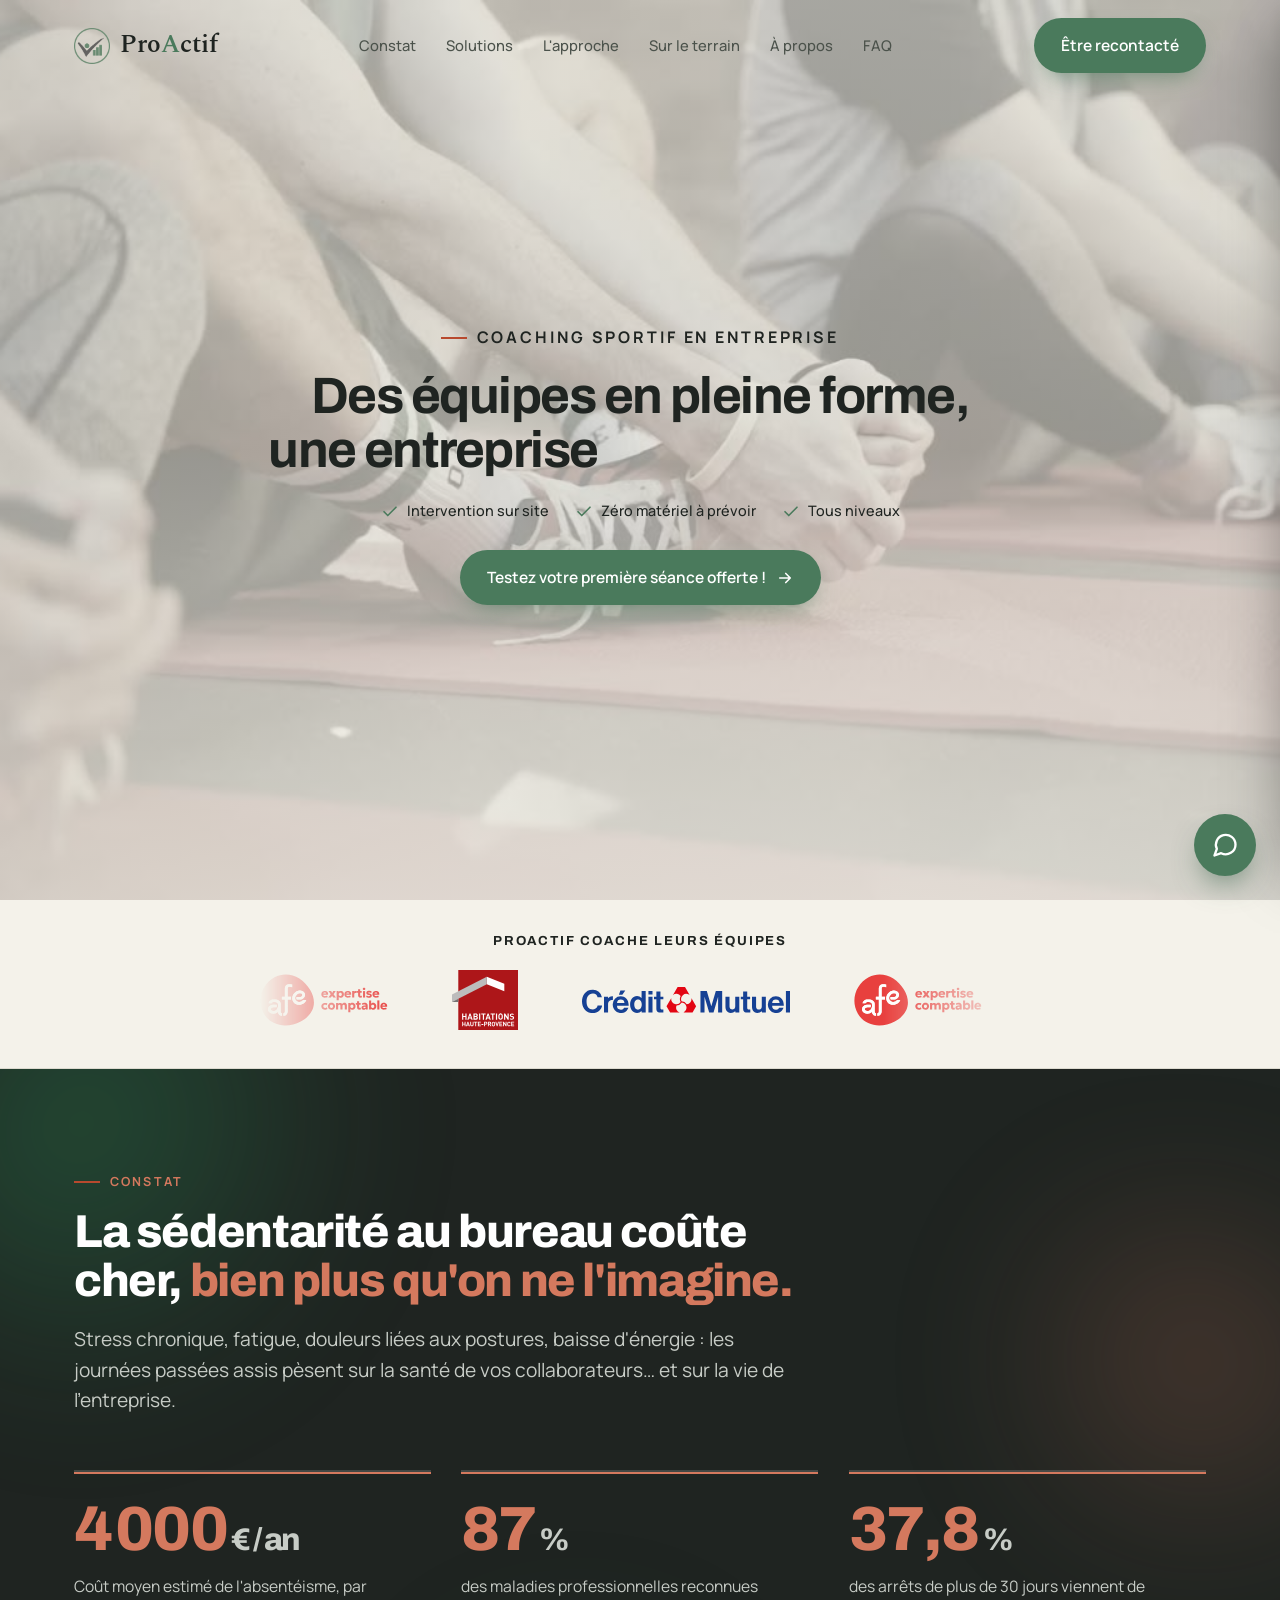
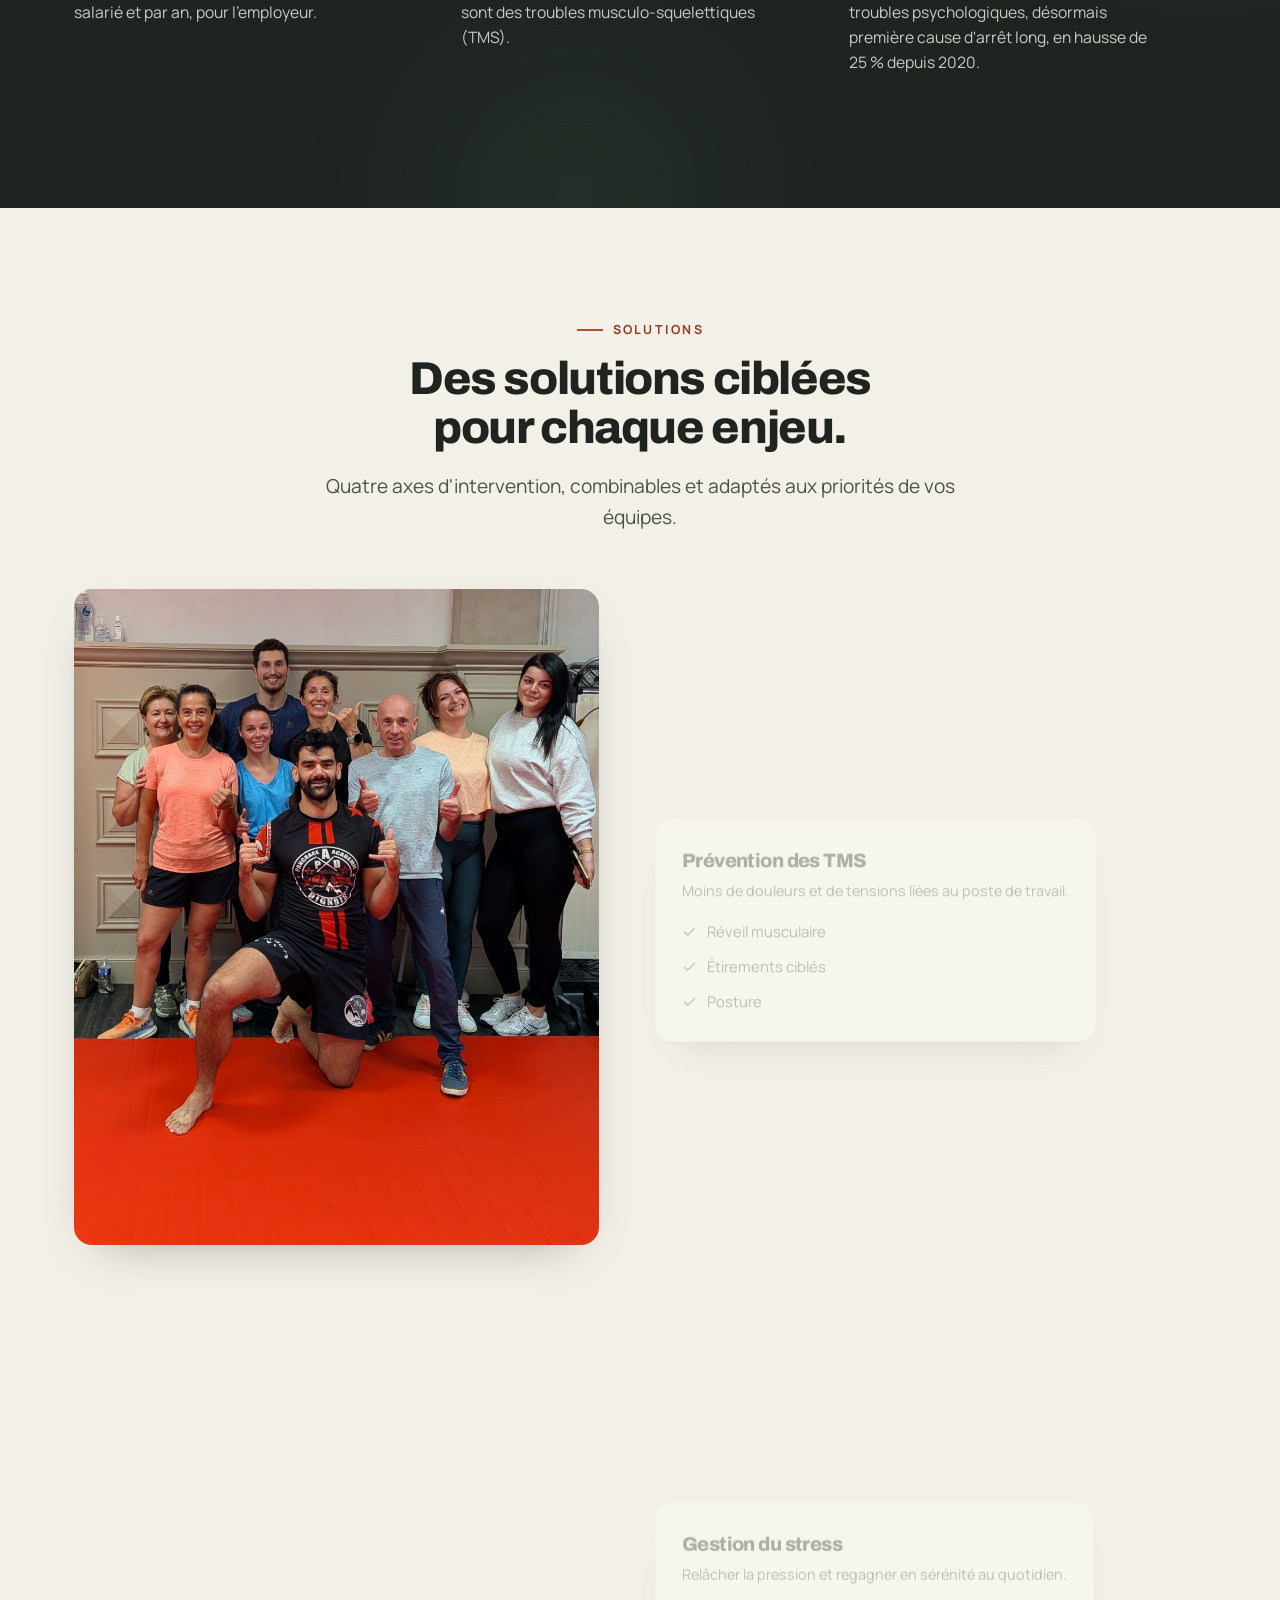
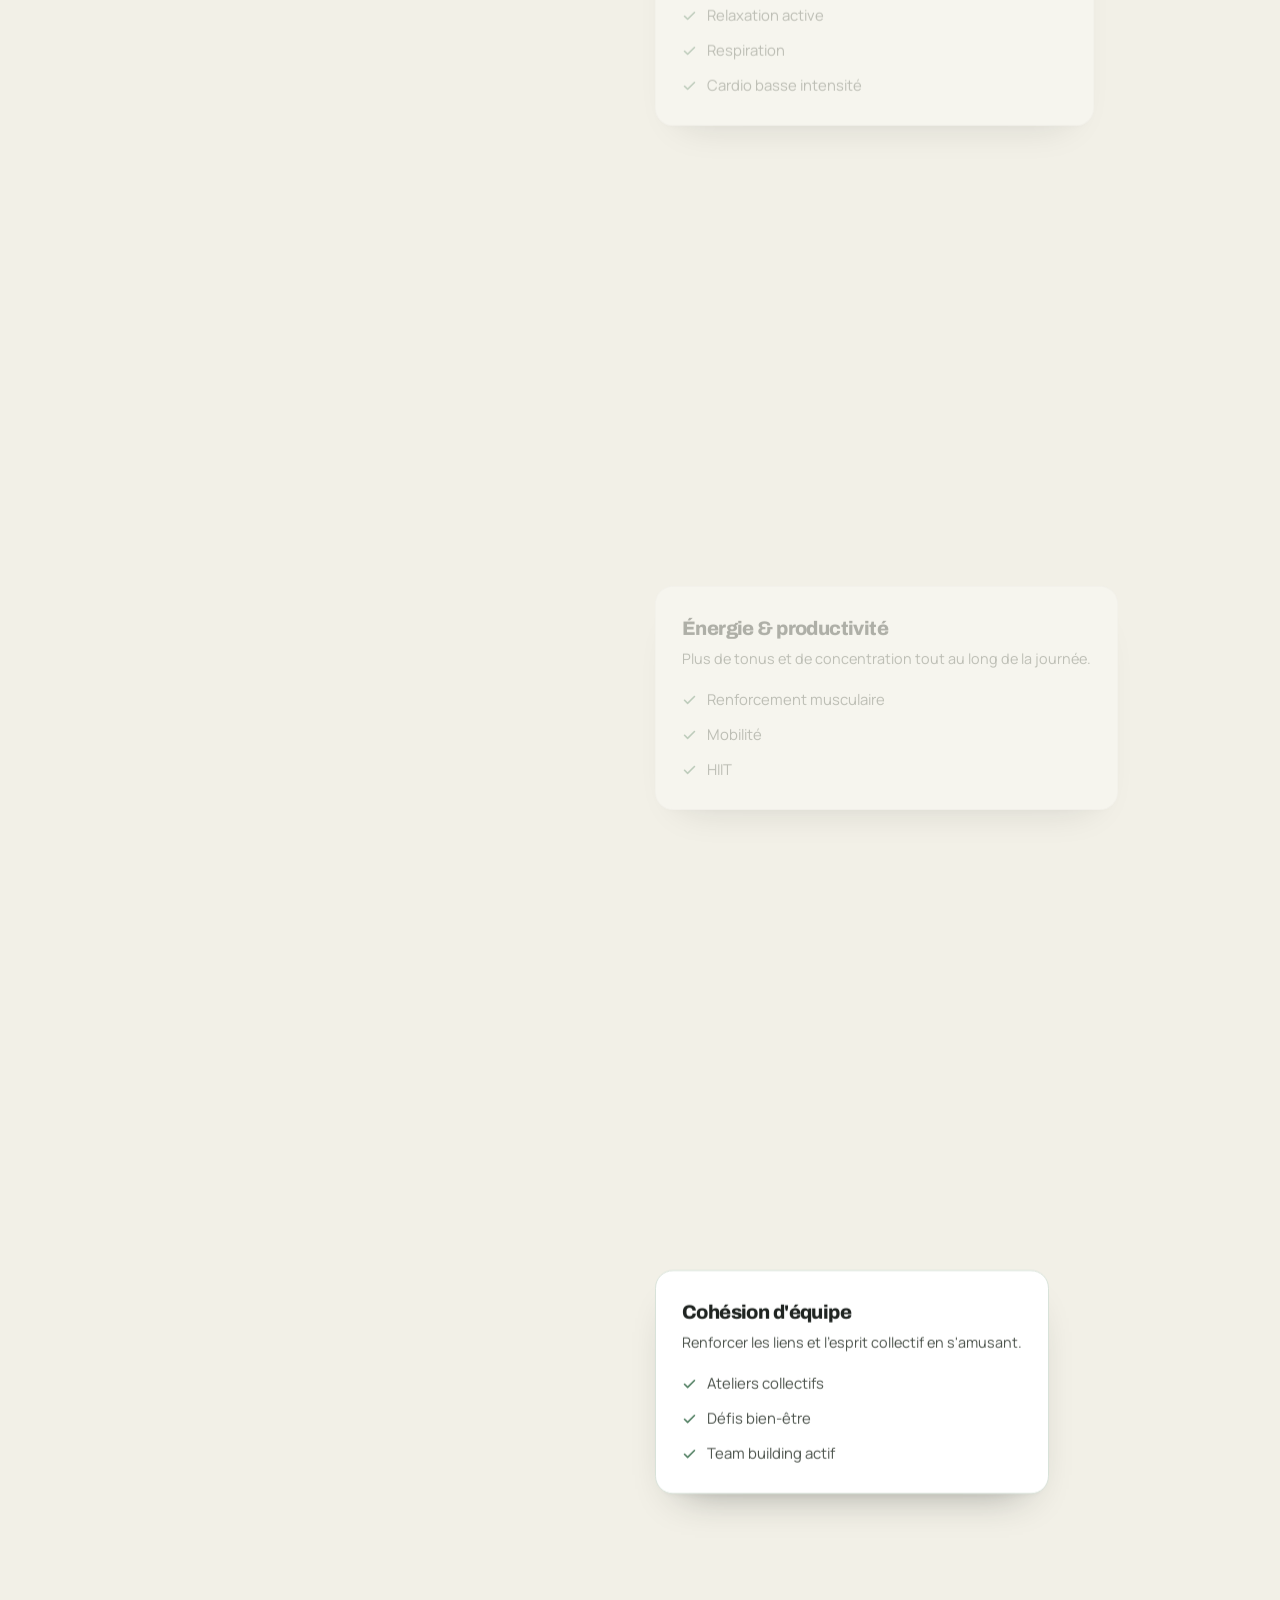
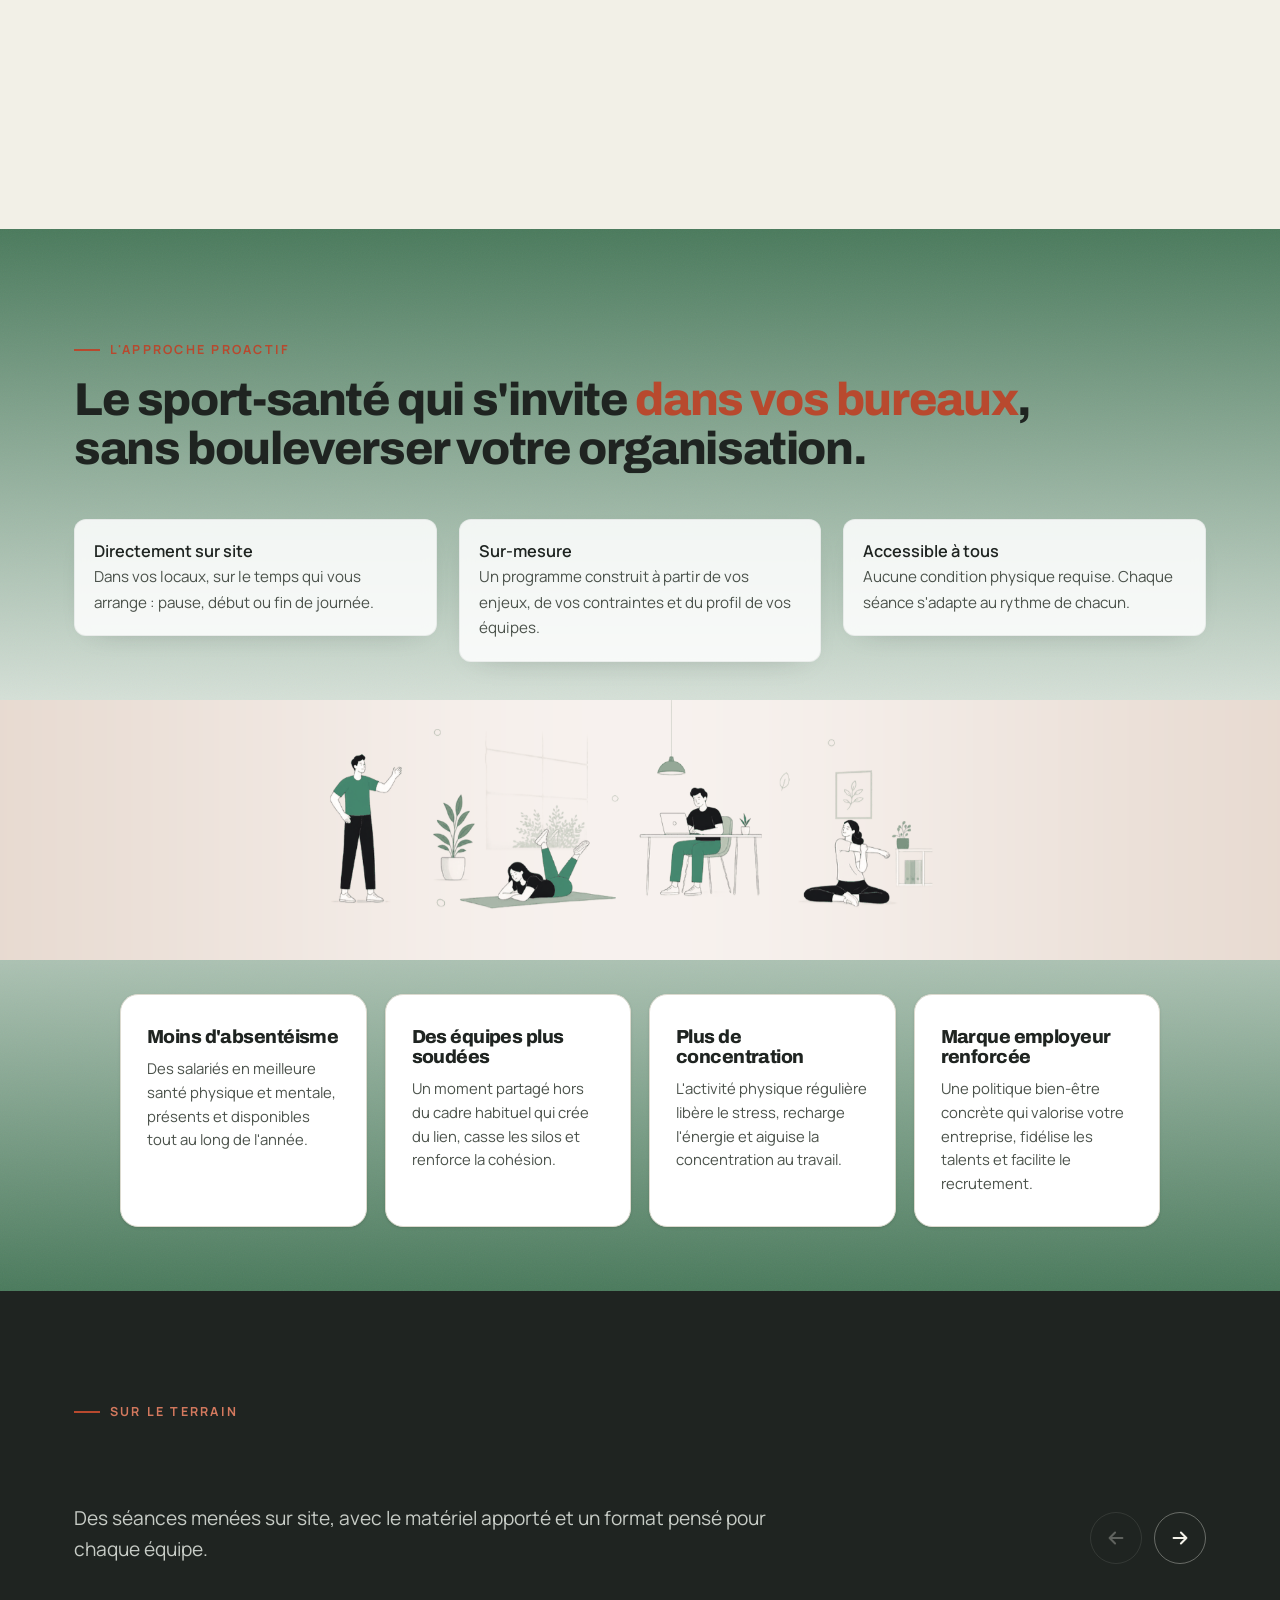
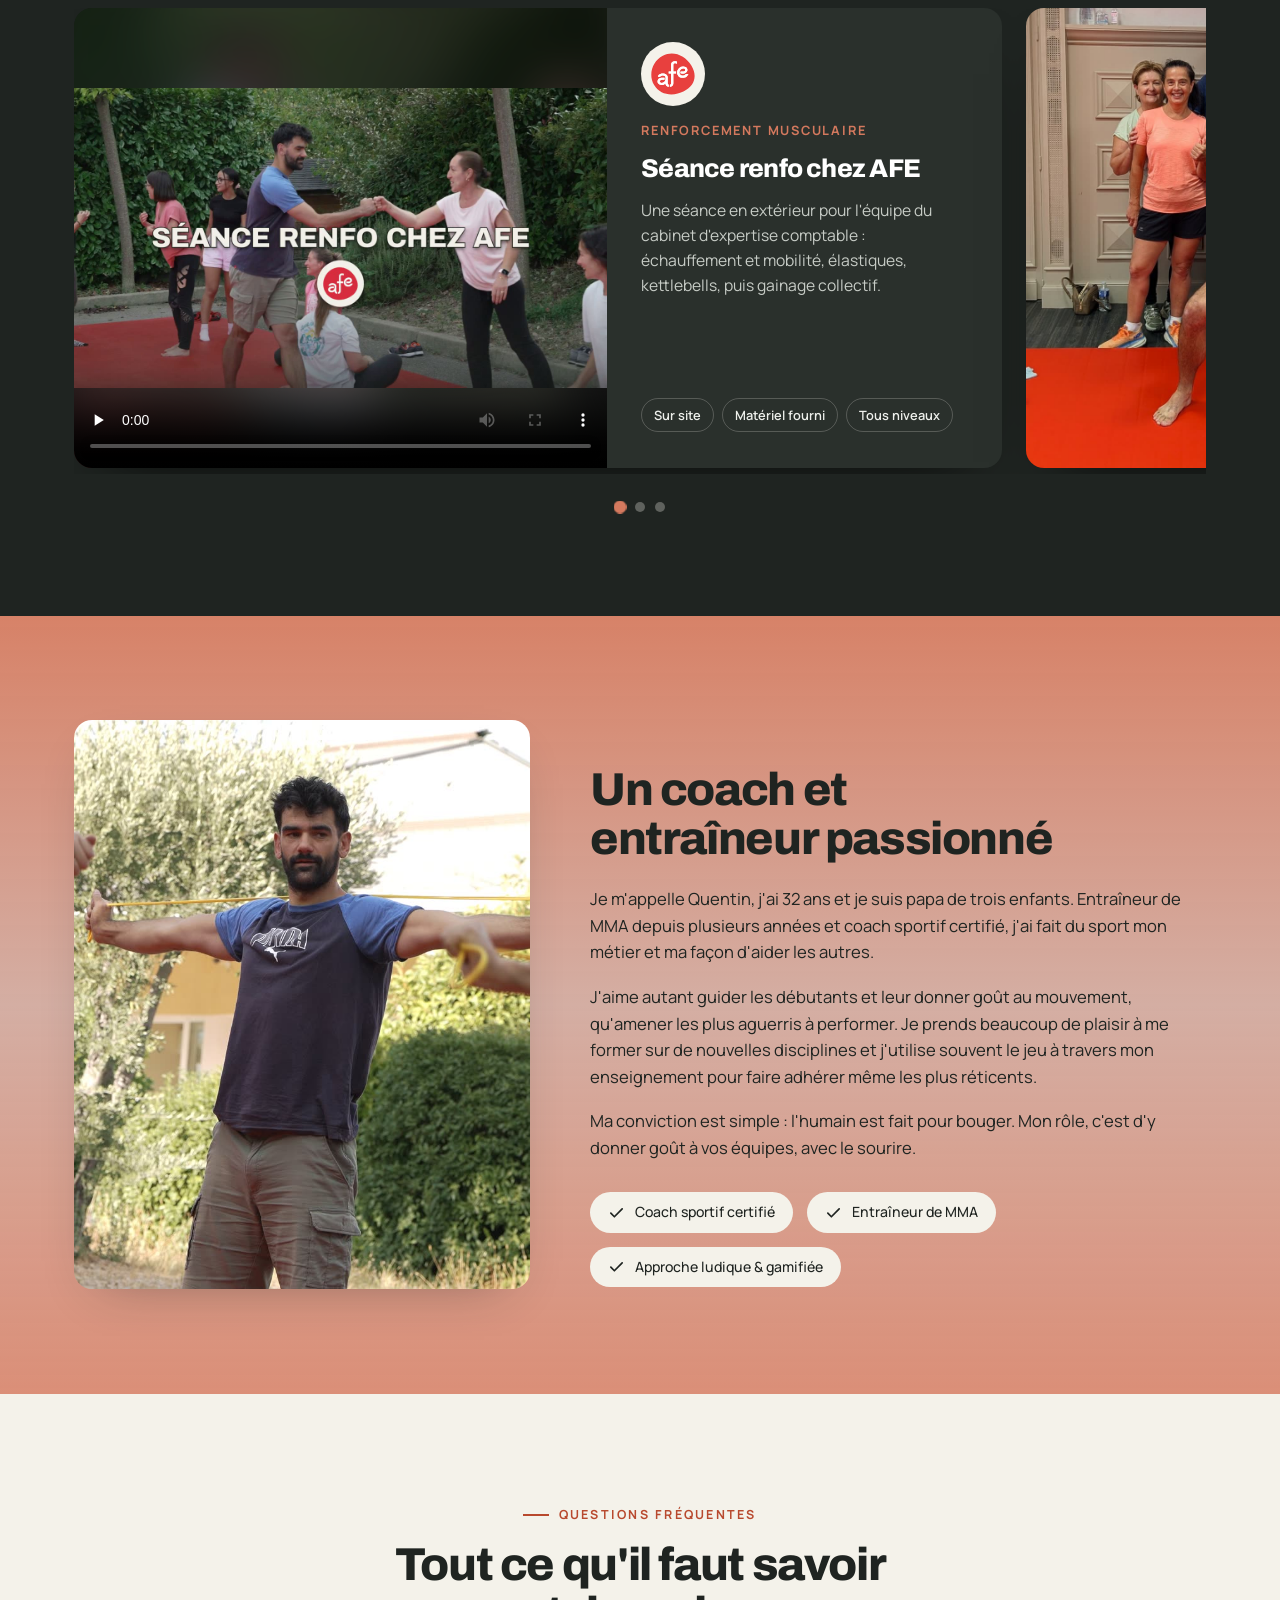
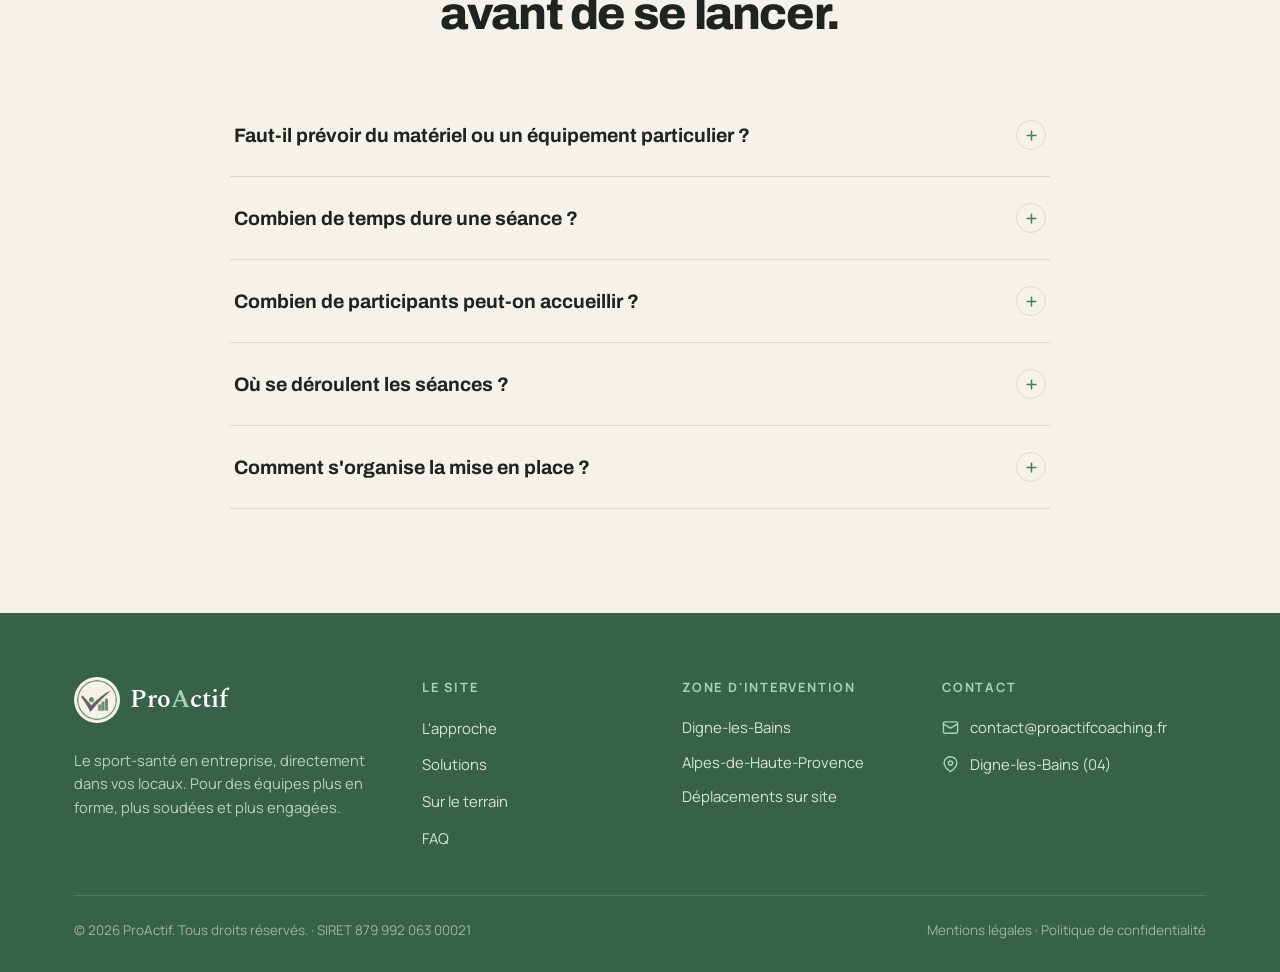
<file: index.html>
<!DOCTYPE html>
<html lang="fr">
<head>
<meta charset="UTF-8" />
<meta name="viewport" content="width=device-width, initial-scale=1.0" />
<meta name="google-site-verification" content="a2hM3xSmkwA9PFb4IS84Dh7Z_Mzz0i9jHQiiD2huwcw" />
<title>ProActif — Le sport en entreprise qui fait du bien à vos équipes</title>
<link rel="icon" type="image/png" href="/favicon.png" />
<link rel="shortcut icon" type="image/png" href="/favicon.png" />
<link rel="apple-touch-icon" href="/favicon.png" />
<meta name="description" content="ProActif intervient sur site pour animer des séances d'activité physique avec vos équipes. Moins de stress, moins d'absentéisme, plus de cohésion. Digne-les-Bains & Alpes-de-Haute-Provence." />

<!-- ============================================================
     POLICES — Spectral (serif display) + Libre Franklin (sans)
     ============================================================ -->
<link rel="stylesheet" href="/fonts/fonts.css" />

<style>
/* ============================================================
   1. TOKENS — Couleurs, typo, espacements de la marque ProActif
   ============================================================ */
:root{
  /* Palette */
  --green:        #4a7a5c;   /* vert ProActif (logo, accents) */
  --green-deep:   #38614a;   /* vert foncé (hover, fonds) */
  --green-soft:   #e7ede7;   /* vert très clair (fonds de cartes) */
  --green-tint:   #d8e2d9;
  --ink:          #1f2421;   /* anthracite (texte principal) */
  --ink-soft:     #4b524b;   /* texte secondaire */
  --muted:        #6f766e;   /* texte tertiaire */
  --cream:        #f4f2ea;   /* fond crème */
  --cream-deep:   #ece9df;
  --white:        #ffffff;
  --line:         #dcdacf;   /* filets / séparateurs */

  /* --- Accent (ajoute le 28/08/2026) : brique douce, complementaire du
     vert. Trois variantes, imposees par les fonds du site.
       --accent        sur creme ou blanc           5,27:1
       --accent-light  sur anthracite               5,02:1  (l'accent plein
                       n'y tient pas, il tombe a 2,67:1)
       --accent-soft   fond de carte, accent dessus 4,90:1
     Ne JAMAIS l'employer pour une alerte ou une erreur : un rouge, meme
     terreux, porte deja ce sens et brouillerait le message. */
  /* Brique avivee le 01/09/2026 pour un ton plus dynamique : #b8492e
     au lieu de #a8452f. Toujours conforme, 4,65:1 sur creme (il fallait
     rester au-dessus de 4,5 ; #c2472b tombait a 4,43). */
  --accent:       #b8492e;
  --accent-light: #d4795e;
  --accent-soft:  #f6e7e2;

  /* Vert VIF, ajoute le 01/09/2026. Il n'existait pas dans la charte.
     Reserve aux FONDS SOMBRES, ou il donne 6,61:1 sur l'anthracite,
     mais PLUS employe par les chiffres du constat depuis le 01/09/2026 :
     Quentin les veut en brique. C'est `--accent-light` (#d4795e, 5,02:1)
     qui les porte, et non la brique pleine, qui n'y tient qu'a 3,02:1,
     tout juste le seuil du grand texte.
     la ou le vert principal ne tient qu'a 3,17:1. C'est lui qui porte
     le ton sportif : jetons, traits, chiffres sur fond fonce.
     Ne JAMAIS le poser sur creme, il n'y vaut que 2,13:1. */
  --green-vivid:  #2fbf71;
  --green-glow:   rgba(47,191,113,.55);

  /* Typo */
  /* Grotesques depuis le 01/09/2026 : Archivo porte les titres, Manrope
     le corps. Spectral, serif, donnait un ton editorial qui contredisait
     la demande d'un rendu sportif. Les deux fichiers sont auto-heberges
     dans /fonts, comme les precedents. */
  /* Le logo garde Spectral, decide dans Claude Design le 01/09/2026 :
     le mot-symbole reste en serif quand tout le reste passe en grotesque. */
  --logo:  "Spectral", Georgia, "Times New Roman", serif;
  --serif: "Archivo", "Segoe UI", -apple-system, sans-serif;
  --sans:  "Manrope", -apple-system, BlinkMacSystemFont, "Segoe UI", sans-serif;

  /* Mise en page */
  --maxw: 1180px;
  --radius: 18px;
  --radius-sm: 12px;
  --shadow: 0 18px 50px -28px rgba(31,36,33,.45);
  --shadow-soft: 0 10px 30px -22px rgba(31,36,33,.4);
  --ease: cubic-bezier(.22,.61,.36,1);
}

/* ============================================================
   2. RESET & BASE
   ============================================================ */
*{box-sizing:border-box;margin:0;padding:0}
html{scroll-behavior:smooth}
@media (prefers-reduced-motion: reduce){html{scroll-behavior:auto}}
body{
  font-family:var(--sans);
  color:var(--ink);
  background:var(--cream);
  line-height:1.6;
  -webkit-font-smoothing:antialiased;
  text-rendering:optimizeLegibility;
  overflow-x:hidden;
}
img{display:block;max-width:100%}
a{color:inherit;text-decoration:none}
button{font-family:inherit;cursor:pointer;border:none;background:none}
::selection{background:var(--green);color:#fff}

.wrap{max-width:var(--maxw);margin:0 auto;padding:0 24px}
section{position:relative}

/* Eyebrow / labels en capitales (style des intertitres de la marque) */
.eyebrow{
  font-family:var(--sans);
  font-weight:700;
  font-size:.78rem;
  letter-spacing:.18em;
  text-transform:uppercase;
  color:var(--accent);
  display:inline-flex;
  align-items:center;
  gap:.6rem;
}
.eyebrow::before{
  content:"";width:26px;height:2px;background:var(--accent);display:inline-block;
}

/* Titres */
h1,h2,h3{font-family:var(--serif);font-weight:800;line-height:1.06;letter-spacing:-.03em;color:var(--ink)}
.h-display{font-size:clamp(2.4rem,5.2vw,4.1rem);font-weight:600}
/* text-wrap:balance repartit les mots sur les lignes et supprime les
   orphelins, ces mots seuls sur la derniere ligne d'un titre. */
.h-section,.h-display{text-wrap:balance}
.h-section{font-size:clamp(1.9rem,3.6vw,2.9rem)}
.lead{font-size:clamp(1.05rem,1.5vw,1.25rem);color:var(--ink-soft);max-width:60ch}
.serif-em{color:var(--green);font-style:italic}

/* ============================================================
   3. BOUTONS — micro-interactions
   ============================================================ */
.btn{
  display:inline-flex;align-items:center;justify-content:center;gap:.6rem;
  font-family:var(--sans);font-weight:600;font-size:.97rem;
  padding:.95rem 1.7rem;border-radius:100px;
  transition:transform .25s var(--ease),box-shadow .25s var(--ease),background .25s var(--ease),color .25s var(--ease);
  will-change:transform;white-space:nowrap;
}
.btn svg{width:18px;height:18px;transition:transform .25s var(--ease)}
.btn-primary{background:var(--green);color:#fff;box-shadow:0 10px 24px -10px rgba(74,122,92,.7)}
.btn-primary:hover{background:var(--green-deep);transform:translateY(-2px);box-shadow:0 16px 30px -10px rgba(56,97,74,.65)}
.btn-primary:hover svg{transform:translateX(4px)}
/* --- Accessibilite, ajoute le 28/08/2026 apres audit ---
   Seuls les champs du formulaire avaient un focus visible : au clavier, on
   ne savait pas ou l'on se trouvait dans la navigation, les boutons ni les
   liens. `:focus-visible` ne s'affiche qu'au clavier, jamais a la souris. */
a:focus-visible,button:focus-visible,summary:focus-visible,
.btn:focus-visible,.faq-q:focus-visible{
  outline:3px solid var(--accent);outline-offset:3px;border-radius:4px}
/* Retour au clic : sans lui, rien ne confirme l'appui sur un ecran tactile. */
.btn:active{transform:translateY(1px) scale(.985)}
.faq-q:active{opacity:.7}
/* Lien d'evitement : premier element au clavier, invisible a la souris. */
.skip{position:absolute;left:-9999px;top:0;z-index:200;background:var(--ink);
  color:var(--cream);padding:12px 20px;border-radius:0 0 8px 0;font-weight:700}
.skip:focus{left:0}

.btn-ghost{background:transparent;color:var(--ink);border:1.5px solid var(--line)}
.btn-ghost:hover{border-color:var(--green);color:var(--green);transform:translateY(-2px)}
.btn-light{background:#fff;color:var(--ink);box-shadow:var(--shadow-soft)}
.btn-light:hover{transform:translateY(-2px);color:var(--green)}
.btn-on-dark{background:#fff;color:var(--green-deep)}
.btn-on-dark:hover{transform:translateY(-2px);box-shadow:0 16px 30px -12px rgba(0,0,0,.4)}

/* ============================================================
   4. LOGO / WORDMARK ProActif
   ============================================================ */
.brand{display:inline-flex;align-items:center;gap:.62rem}
.brand .word{font-family:var(--logo);font-weight:600;font-size:1.55rem;letter-spacing:0;color:var(--ink);line-height:1}
.brand .word b{font-weight:600;color:var(--green)} /* le A en vert */
.brand .mark{width:36px;height:36px;flex:none;display:block}

/* ============================================================
   5. HEADER (sticky)
   ============================================================ */
header.site{
  position:fixed;top:0;left:0;right:0;z-index:100;
  transition:background .3s var(--ease),box-shadow .3s var(--ease),padding .3s var(--ease);
  padding:18px 0;
}
header.site.scrolled{
  background:rgba(244,242,234,.88);
  backdrop-filter:blur(14px);-webkit-backdrop-filter:blur(14px);
  box-shadow:0 1px 0 rgba(31,36,33,.07);
  padding:11px 0;
}
.nav-row{display:flex;align-items:center;justify-content:space-between;gap:24px}
.nav-links{display:flex;align-items:center;gap:30px;list-style:none}
.nav-links a{
  font-size:.92rem;font-weight:500;color:var(--ink-soft);position:relative;padding:4px 0;
  transition:color .2s var(--ease);
}
.nav-links a::after{
  content:"";position:absolute;left:0;right:0;bottom:-2px;height:2px;background:var(--green);
  transform:scaleX(0);transform-origin:left;transition:transform .28s var(--ease);
}
.nav-links a:hover,.nav-links a.active{color:var(--ink)}
.nav-links a:hover::after,.nav-links a.active::after{transform:scaleX(1)}
.nav-cta{display:flex;align-items:center;gap:14px}

/* Hamburger mobile */
.burger{display:none;width:42px;height:42px;border-radius:10px;flex-direction:column;justify-content:center;align-items:center;gap:5px}
.burger span{width:22px;height:2px;background:var(--ink);border-radius:2px;transition:transform .3s var(--ease),opacity .3s var(--ease)}
.burger.open span:nth-child(1){transform:translateY(7px) rotate(45deg)}
.burger.open span:nth-child(2){opacity:0}
.burger.open span:nth-child(3){transform:translateY(-7px) rotate(-45deg)}

/* Menu mobile (drawer) */
.mobile-menu{
  position:fixed;inset:0 0 0 auto;width:min(86vw,360px);z-index:99;
  background:var(--cream);box-shadow:-20px 0 60px -30px rgba(0,0,0,.4);
  transform:translateX(100%);transition:transform .4s var(--ease);
  padding:96px 30px 40px;display:flex;flex-direction:column;gap:6px;
}
.mobile-menu.open{transform:translateX(0)}
.mobile-menu a{padding:14px 0;font-size:1.15rem;font-family:var(--serif);border-bottom:1px solid var(--line);color:var(--ink)}
.mobile-menu .btn{margin-top:20px}
.scrim{position:fixed;inset:0;background:rgba(31,36,33,.4);z-index:98;opacity:0;visibility:hidden;transition:opacity .3s,visibility .3s}
.scrim.open{opacity:1;visibility:visible}

/* ============================================================
   6. HERO
   ============================================================ */
/* Le hero occupe tout l'ecran a l'arrivee. L'en-tete est fixe et
   transparent, il se superpose donc au hero : 100vh compte sa hauteur.
   `svh` en second pour les mobiles, ou 100vh deborde sous la barre
   d'adresse. Le contenu est centre verticalement, le padding haut
   garde la place de l'en-tete. */
.hero{padding:150px 0 90px;position:relative;overflow:hidden;
  min-height:100vh;min-height:100svh;display:flex;align-items:center}
.hero > .wrap{width:100%}
/* Fond video du hero. Le voile creme garde le texte anthracite lisible :
   la charte n'a que deux couples surs pour du texte, anthracite sur creme
   et creme sur anthracite. On ne descend donc pas sous 0.84 d'opacite. */
.hero-media{position:absolute;inset:0;z-index:0;overflow:hidden}
.hero-media video,.hero-media .fallback{position:absolute;inset:0;width:100%;height:100%;object-fit:cover;display:block}
.hero-media .fallback{display:none}
.hero-media::after{content:"";position:absolute;inset:0;
  background:linear-gradient(180deg,rgba(244,242,234,.66) 0%,rgba(244,242,234,.60) 50%,rgba(244,242,234,.80) 100%)}
.hero > .wrap{position:relative;z-index:1}
@media (prefers-reduced-motion:reduce){
  .hero-media video{display:none}
  .hero-media .fallback{display:block}
}
.hero-grid{display:block}
.hero-text{max-width:860px;margin:0 auto;text-align:center}
.hero .h-display{font-size:clamp(2.1rem,4.4vw,3.2rem)}
/* Surtitre sans fond : mesure sur les 451 images de la video, aucun vert
   ne tient sans encadrement (vert fonce 2,58:1, vert clair 1,81:1, et
   meme en remontant le voile a 0,80 le vert fonce plafonne a 4,03:1).
   L'anthracite donne 5,76:1. Seul le trait decoratif reste vert. */
.hero-text .eyebrow{justify-content:center;font-size:1rem;color:var(--ink)}
.hero-text .eyebrow::before{background:var(--accent)}
/* 1.2rem = 19.2px : au-dela du seuil de 18.66px gras, le minimum de
   contraste tombe donc a 3:1. Le vert fonce mesure 3.2:1 sur le voile a
   0.70, le vert clair n'aurait ete qu'a 2.2:1. */
.hero .lead{margin-left:auto;margin-right:auto}
.hero-ctas{justify-content:center}
.hero-trust{justify-content:center}
.hero h1{margin:18px 0 22px}
/* Rotateur de resultats, d'apres context/import/motion design.mp4 : le
   mot sort vers le haut en fondu, masque au bord de sa ligne, puis le
   suivant monte du bas. Tous les mots sont empiles dans la meme cellule
   de grille, qui prend la largeur du plus long : "une entreprise" ne
   bouge jamais. Cycle de 2 s par mot (5 mots = 10 s), dont 0,36 s
   d'entree et 0,36 s de sortie. N'anime que transform et opacity.
   Ajouter un mot : changer --n, la duree et les pourcentages ensemble. */
.rotator{display:inline-grid;vertical-align:bottom;text-align:left;
  white-space:nowrap;
  /* masque vertical seulement : l'italique deborde a droite, le "p"
     descend sous la ligne a 1.06 d'interligne */
  clip-path:inset(-.08em -.5em -.24em -.1em)}
.rotator > span{grid-area:1/1;opacity:0;
  animation:rotation-mot 10s linear infinite both}
.rotator > span:nth-child(1){animation-delay:-.6s}
.rotator > span:nth-child(2){animation-delay:1.4s}
.rotator > span:nth-child(3){animation-delay:3.4s}
.rotator > span:nth-child(4){animation-delay:5.4s}
.rotator > span:nth-child(5){animation-delay:7.4s}
.rotator .point{color:var(--ink);font-style:normal}
@keyframes rotation-mot{
  0%{opacity:0;transform:translate3d(0,.7em,0);animation-timing-function:cubic-bezier(.2,.7,.2,1)}
  3.6%{opacity:1;transform:none}
  16.4%{opacity:1;transform:none;animation-timing-function:cubic-bezier(.6,0,.85,.4)}
  20%,100%{opacity:0;transform:translate3d(0,-.7em,0)}
}
@media (prefers-reduced-motion:reduce){
  .rotator > span{animation:none}
  .rotator > span:first-child{opacity:1}
}
/* Sur mobile le rotateur passe seul sur sa ligne : on le centre, sinon
   les mots courts paraissent decales a gauche. */
@media (max-width:560px){
  .rotator{display:grid;justify-items:center}
}
.sr-only{position:absolute;width:1px;height:1px;padding:0;margin:-1px;
  overflow:hidden;clip:rect(0,0,0,0);white-space:nowrap;border:0}
.hero .lead{margin-bottom:34px}
.hero-ctas{display:flex;flex-wrap:wrap;gap:14px;margin-bottom:34px}
/* Sur le fond video, le bouton fantome disparaissait : son fond est
   transparent et sa bordure --line (#dcdacf) se confond avec l'image.
   On lui rend un fond creme et une bordure assez marquee pour qu'il
   se lise encore comme un bouton. */
.hero .btn-ghost{background:rgba(244,242,234,.86);border-color:rgba(31,36,33,.28)}
.hero .btn-ghost:hover{background:rgba(244,242,234,.96)}
.hero-trust{display:flex;flex-wrap:wrap;gap:26px;align-items:center;color:var(--ink);font-size:.9rem;font-weight:500;margin-bottom:28px}
.hero-trust .item{display:flex;align-items:center;gap:.5rem;font-weight:500}
.hero-trust svg{width:18px;height:18px;color:var(--green);flex:none}

.hero-visual{position:relative}
.hero-visual .frame{
  border-radius:var(--radius);overflow:hidden;background:#fff;
  box-shadow:var(--shadow);border:1px solid rgba(0,0,0,.04);
}
.hero-visual .frame img{width:100%;height:100%;object-fit:cover}
/* badge flottant sur le visuel */
.float-badge{
  position:absolute;left:-26px;bottom:34px;background:#fff;border-radius:16px;
  padding:16px 20px;box-shadow:var(--shadow);display:flex;align-items:center;gap:14px;
  border:1px solid rgba(0,0,0,.04);
}
.float-badge .num{font-family:var(--serif);font-size:1.9rem;color:var(--green);font-weight:600;line-height:1}
.float-badge .lbl{font-size:.78rem;color:var(--ink-soft);font-weight:500;max-width:13ch;line-height:1.3}
.hero-blob{position:absolute;width:520px;height:520px;border-radius:50%;background:radial-gradient(circle,rgba(74,122,92,.13),transparent 70%);top:-120px;right:-160px;z-index:-1}

/* ============================================================
   7. PROBLÈME (chiffres)
   ============================================================ */

/* ============================================================
   8. SOLUTION
   ============================================================ */
/* Section « approche », refondue le 28/08/2026 : l'illustration n'est plus
   une image encadree, elle EST le fond de la section, en full-bleed jusqu'aux
   bords (pattern releve chez Josh Comeau et CSS-Tricks : le contenu reste a
   largeur lisible pendant que le visuel deborde).

   Trois contraintes ont dicte la composition :
   1. Les 20 % gauche et 20 % droite de la banniere sont VIDES, le centre est
      occupe a plus de 90 %. Verticalement l'occupation est uniforme : il n'y
      a donc aucune bande libre ou poser du texte PAR-DESSUS les personnages.
      Le texte se place au-dessus d'eux, pas sur eux.
   2. Le beige de la banniere (#e5d6cb) est trop fonce pour le surtitre en
      accent brique (4,16:1, sous le seuil). Le degrade creme -> beige eclaire
      la zone du texte et le remonte a 5,27:1, tout en faisant le raccord.
   3. La banniere est en 4:1 : sa hauteur vaut le quart de la largeur, d'ou le
      padding-bas en vw. */
/* --- LE CONSTAT : retiree puis remise le 01/09/2026, a la demande de Quentin --- */
/* Bandeau de references clients, sous le hero (ajoute le 01/10/2026).
   Logos officiels en SVG, recuperes sur le site de chaque entreprise,
   dans assets/clients/. Couleurs d'origine, non retouchees : une charte
   tierce ne se recolore pas. Hauteurs reglees a l'oeil pour un poids
   visuel egal, le carre H2P et les logotypes longs n'ayant pas la meme
   emprise. */
.clients{padding:34px 0 38px;background:var(--cream);border-bottom:1px solid var(--line)}
.clients-titre{font-size:.82rem;font-weight:700;letter-spacing:.14em;text-transform:uppercase;
  color:var(--ink);text-align:center;margin-bottom:22px}
/* Defilement continu : la piste porte 4 fois la meme liste et glisse de
   la moitie de sa longueur, la deuxieme moitie prend donc exactement la
   place de la premiere, sans saut. Le fondu des bords est un masque,
   il marche quel que soit le fond. Pause au survol. */
.clients-defile{max-width:760px;margin:0 auto;overflow:hidden;
  -webkit-mask-image:linear-gradient(90deg,transparent,#000 18%,#000 82%,transparent);
          mask-image:linear-gradient(90deg,transparent,#000 18%,#000 82%,transparent)}
.clients-piste{display:flex;width:max-content;animation:clients-defile 32s linear infinite}
.clients-defile:hover .clients-piste{animation-play-state:paused}
@keyframes clients-defile{to{transform:translate3d(-50%,0,0)}}
.clients-logos{--ecart:64px;display:flex;align-items:center;gap:var(--ecart);
  padding-right:var(--ecart);list-style:none;flex:none}
.clients-logos img{display:block;width:auto;max-width:none}
.clients-logos .l-afe{height:52px}
.clients-logos .l-h2p{height:60px}
.clients-logos .l-cm{height:26px}
@media (max-width:560px){
  .clients-logos{--ecart:40px}
  .clients-logos .l-afe{height:44px}
  .clients-logos .l-h2p{height:52px}
  .clients-logos .l-cm{height:22px}
}
/* Sans mouvement : une seule liste, centree, sans fondu */
@media (prefers-reduced-motion:reduce){
  .clients-defile{-webkit-mask-image:none;mask-image:none}
  .clients-piste{animation:none;width:auto;justify-content:center}
  .clients-logos{flex-wrap:wrap;justify-content:center;row-gap:22px;padding-right:0}
  .clients-logos[aria-hidden]{display:none}
}
.problem{padding:96px 0;background:var(--ink);color:#eef0ec}
.problem h2{color:#fff}
.problem .lead{color:#c7ccc6}
.problem-head{max-width:760px;margin-bottom:54px}
.stat-grid{display:grid;grid-template-columns:repeat(3,1fr);gap:30px}
.stat{
  border-top:2px solid rgba(255,255,255,.16);padding-top:26px;
}
.stat .big{font-variant-numeric:tabular-nums;font-family:var(--serif);font-size:clamp(2.8rem,5.4vw,3.9rem);font-weight:800;color:var(--accent-light);line-height:1;letter-spacing:-.03em}
.stat .big .unit{font-size:.5em;color:#c7ccc6}
.stat .desc{margin-top:14px;color:#c7ccc6;font-size:.98rem;max-width:30ch}
.problem .source{margin-top:38px;font-size:.8rem;color:#8d948c;font-style:italic}

.solution{
  padding:104px 0 clamp(40px,5vw,70px);
  overflow:hidden;
  position:relative;
  /* L'illustration n'est plus un fond mais un ELEMENT DU FLUX
     (`.sol-banniere`), depuis le 01/09/2026 : Quentin veut les quatre
     benefices SOUS elle. En fond cale en bas, aucune position fixe ne
     tenait, la hauteur des cartes changeant a chaque palier responsive.
     Dans le flux, l'empilement se fait tout seul.
     Ne reste ici que le degrade, qui prolonge l'image vers le haut ET
     vers le bas : mesure faite sur le PNG, ses 20 dernieres lignes sont
     identiques, la couleur ne varie qu'horizontalement. */
  /* Degrade cale sur 118vw, EXACTEMENT la largeur de `.sol-banniere` : ses
     neuf points reprennent au pixel pres les couleurs du bas du PNG (ecart
     mesure : 0 sur les trois canaux). Etale sur 100vw, comme il l'etait, les
     echelles ne coincidaient pas et l'image se detachait du fond par deux
     lignes horizontales de 6 de luminance. Les 9vw restants de chaque cote
     prennent la couleur de fond, identique aux deux extremites du degrade. */
  /* Degrade vertical vert, decide dans Claude Design le 01/09/2026. Il
     remplace le degrade horizontal decrit juste au-dessus, qui prolongeait
     l'illustration. Voir la note rendue a Quentin sur le raccord. */
  background:linear-gradient(180deg,#4A7A5C,#E7EDE7,#4A7A5C);
  background-ancien:
    linear-gradient(90deg,#e4d5ca 0%,#e9ddd4 12.5%,#efe6df 25%,#f5eeea 37.5%,
                    #f7f1ee 50%,#f4eee9 62.5%,#efe5df 75%,#e9ddd5 87.5%,#e4d5ca 100%)
      center/118vw 100% no-repeat,
    #e4d5ca;
}
/* Le voile clair qui couvrait cette section a ete retire le 01/09/2026 :
   il servait a garder le titre lisible par-dessus l'illustration de fond.
   Celle-ci etant passee dans le flux, il n'eclaircissait plus que le fond,
   pas la banniere, et creait deux demarcations horizontales mesurees a 4 et
   6 de luminance en haut et en bas de l'image. */
/* Grain leger : sans lui, l'aplat beige parait plastique a cote de
   l'illustration qui, elle, a du trait. */
.solution::after{
  content:"";position:absolute;inset:0;pointer-events:none;opacity:.05;
  background-image:url("data:image/svg+xml,%3Csvg xmlns='http://www.w3.org/2000/svg' width='120' height='120'%3E%3Cfilter id='n'%3E%3CfeTurbulence type='fractalNoise' baseFrequency='.85' numOctaves='3'/%3E%3C/filter%3E%3Crect width='120' height='120' filter='url(%23n)'/%3E%3C/svg%3E");
}
.solution > .wrap{position:relative;z-index:1;min-height:62vh}
/* Pleine largeur, debordant le `.wrap` : 118vw reprend le cadrage
   `118%` d'origine. `aspect-ratio` fige la hauteur d'apres les
   dimensions reelles du PNG (2400x413), donc aucun saut de mise en
   page au chargement. Le debordement est contenu par l'`overflow`
   de la section. */
.sol-banniere{width:118vw;margin:38px 0 0 calc(50% - 59vw);
  aspect-ratio:2400/413;
  background:url(assets/approche-banniere.png) center bottom/100% auto no-repeat}
@media (max-width:760px){
  /* En dessous de cette largeur la banniere devient trop petite pour qu'on
     y distingue les personnages : on la zoome, le recadrage se faisant sur
     le centre, qui est justement la partie pleine. */
  .sol-banniere{width:250vw;margin-left:calc(50% - 125vw)}
}
/* Une seule colonne depuis le 28/08/2026 : la photo a laisse place a la
   banniere illustree, posee en bande sous le texte. Son format 4:1 ne
   pouvait pas tenir dans l'ancien cadre sans amputer les personnages des
   deux extremites. */
.solution-grid{display:block;max-width:1040px}

.solution h2{margin:16px 0 22px}
.sol-list{list-style:none;display:flex;flex-direction:column;gap:18px;margin-top:30px}
/* Les trois blocs reviennent dans le fil du document, alignes sous le
   titre. La dispersion absolue a ete abandonnee : elle obligeait a recaler
   les positions a chaque changement de cadrage de l'illustration. Ici la
   grille suit le flux, donc rien ne peut recouvrir les personnages, qui
   restent sous elle. */
.sol-list.sol-list-row{
  display:grid;grid-template-columns:repeat(3,1fr);gap:22px;
  margin-top:46px;align-items:start;
}
.sol-list.sol-list-row li{
  background:rgba(255,255,255,.86);
  -webkit-backdrop-filter:blur(7px);backdrop-filter:blur(7px);
  border:1px solid rgba(31,36,33,.06);border-radius:var(--radius-sm);
  padding:18px 19px 20px;box-shadow:var(--shadow-soft);
  transition:transform .35s var(--ease),box-shadow .35s var(--ease);
}
.sol-list.sol-list-row li:hover{transform:translateY(-4px);box-shadow:var(--shadow)}
@media (max-width:760px){
  .sol-list.sol-list-row{grid-template-columns:1fr;gap:14px}
  .sol-list.sol-list-row li{position:static;width:auto}
}
.sol-list li{display:block}
.sol-list .tick{flex:none;width:30px;height:30px;border-radius:9px;background:var(--green-soft);display:grid;place-items:center;margin-top:2px}
.sol-list .tick svg{width:16px;height:16px;color:var(--green-deep)}
.sol-list strong{display:block;font-weight:600;color:var(--ink);font-size:1.02rem}
.sol-list span{color:var(--ink-soft);font-size:.95rem}

.sol-visual{position:relative;border-radius:var(--radius);overflow:hidden}
/* placeholder image clairement identifié */
.ph{
  position:relative;border-radius:var(--radius);overflow:hidden;
  background:
    repeating-linear-gradient(135deg,var(--cream-deep) 0 14px,var(--cream) 14px 28px);
  border:1px dashed var(--line);
  display:grid;place-items:center;color:var(--muted);
}
.ph .ph-tag{
  font-family:"SFMono-Regular",ui-monospace,Menlo,Consolas,monospace;
  font-size:.78rem;letter-spacing:.02em;background:rgba(255,255,255,.82);
  padding:8px 14px;border-radius:8px;border:1px solid var(--line);color:var(--ink-soft);
  text-align:center;max-width:80%;
}

/* ============================================================
   9. BÉNÉFICES (cartes)
   ============================================================ */
.section-head{max-width:680px;margin:0 auto 56px;text-align:center}
.section-head .lead{margin:18px auto 0}
/* Deux colonnes de deux : les cartes portent desormais un graphique, elles
   ont besoin de largeur. En quatre colonnes l'histogramme etait illisible. */
/* Les quatre benefices ont rejoint la section approche le 01/09/2026 : la
   section « Pourquoi la pratique sportive en entreprise ? » a ete
   supprimee, ses cartes vivent maintenant sous les trois blocs de
   l'approche, sans leurs citations de source. */
.bene-grid{display:grid;grid-template-columns:repeat(4,1fr);gap:18px;
  max-width:1040px;margin:34px auto 0}
/* La carte large occupe les deux colonnes et reunit les deux benefices qui
   n'ont pas de graphique : cote a cote, ils remplissent la largeur au lieu
   de laisser deux grands vides sous les cartes chiffrees. */
@media (max-width:980px){
  .bene-grid{grid-template-columns:repeat(2,1fr)}
}
@media (max-width:560px){
  .bene-grid{grid-template-columns:1fr}
}
/* Quinconce : une carte sur deux descend. Quatre cartes alignees au cordeau
   sont le motif de mise en page le plus generique qui soit, et ce decalage
   le casse sans toucher a la structure. Il s'annule des que la grille passe
   a une colonne, sinon il ne serait plus qu'un trou. */

/* Les cartes passent en blanc franc : sur --green-soft, un fond creme
   se serait confondu avec la section. */
/* Fond blanc franc : sur la section passee en --green-soft, un fond creme
   se confondrait avec elle. */
/* Animation reprise du composant `cards-grid` de 21st.dev (kavikatiyar),
   releve dans son bundle le 01/09/2026 : au survol, SEULE l'ombre change,
   de `shadow-sm` a `shadow-md`, en 300 ms. Pas d'inclinaison, pas de
   deplacement. Les valeurs ci-dessous sont celles de Tailwind, reprises
   telles quelles. */
.bcard{background:var(--white);border-radius:var(--radius);padding:32px 26px 30px;
  border:1px solid var(--line);position:relative;overflow:hidden;
  box-shadow:0 1px 3px 0 rgba(0,0,0,.1),0 1px 2px -1px rgba(0,0,0,.1);
  transition:box-shadow .3s cubic-bezier(.4,0,.2,1);
}
.bcard:hover{box-shadow:0 4px 6px -1px rgba(0,0,0,.1),0 2px 4px -2px rgba(0,0,0,.1)}
.bcard h3{font-size:1.18rem;margin-bottom:10px}
.bcard p{font-size:.93rem;color:var(--ink-soft)}

/* --- Animation des cartes, 28/08/2026 ---------------------------------
   Trois couches, dans l'ordre ou l'oeil les lit.

   1. La carte monte ET grandit legerement. Un simple fondu-translation
      lisait "liste qui se remplit" ; l'echelle lui donne un poids.
   2. La pastille d'angle s'ouvre ensuite, l'icone se souleve au survol.

   Un trace progressif des icones (stroke-dasharray) a ete tente puis
   ABANDONNE le 28/08/2026. Il se heurtait a stroke-linecap:round, qui fait
   deborder chaque tiret de stroke-width/2 et rebouche les trous du motif
   (mesure : 604 px de trait peints au lieu de 0). Le passage en linecap
   butt reglait ce point mais l'effet restait impossible a verifier de
   maniere fiable, chrome-headless-shell forcant prefers-reduced-motion.
   Mieux vaut pas d'effet qu'un effet non verifie.

   Le decalage entre cartes vient des classes .d1 .d2 .d3 deja en place. */
.solution .bcard.in{animation:rv-carte .75s var(--ease) both}
@keyframes rv-carte{from{opacity:0;transform:translateY(30px) scale(.965)}
                    to{opacity:1;transform:none}}

/* Trace des icones, repris et cette fois verifiable.
   Deux choses ont ete payees pour arriver la.
   1. linecap BUTT est indispensable : en round, chaque tiret deborde de
      stroke-width/2 a ses deux bouts et rebouche les trous du motif.
      Mesure : 604 px de trait peints la ou il en fallait 0.
   2. pathLength="1" sur chaque trace. Avec un dasharray en unites absolues,
      l'icone etait entierement tracee des 22 % de la duree — un flash, pas
      un trace — parce que chaque chemin a sa propre longueur. Normalises a
      1, tous se comportent pareil : motif `1 2` (le trou plus long que le
      trait, sinon le motif se repete et la forme se peint par le mauvais
      bout), decalage de 1 a 0. */

/* --- PROCESS : la ligne pointillee se deroule, puis les numeros tombent ---
   Le conteneur .steps porte `reveal` uniquement pour etre observe : on lui
   retire le fondu, sans quoi il masquerait ses propres enfants qui ont deja
   le leur. */
.steps::before{transform:scaleX(0);transform-origin:left;opacity:0}
.steps:has(.step.in)::before{animation:rv-ligne 1s var(--ease) .15s both}
@keyframes rv-ligne{from{transform:scaleX(0);opacity:0}to{transform:scaleX(1);opacity:.5}}
.step .n{opacity:0}
.step.in .n{animation:rv-jeton .55s var(--ease) .2s both}
@keyframes rv-jeton{from{opacity:0;transform:scale(.45)}to{opacity:1;transform:none}}

/* --- FORMATS : meme entree que les cartes de benefices --- */
/* Les cartes des formats ne portent plus l'entree en cascade : elles sont
   empilees dans le carrousel, et `rv-carte` finit sur `transform:none`, ce
   qui ecrasait leur positionnement en profondeur. C'est l'entete de section
   qui se revele desormais. */
.formats .section-head.in{animation:rv-carte .75s var(--ease) both}

/* --- FAQ : les cinq questions arrivaient ensemble, elles se decalent --- */
.faq-item.in{animation:rv-glisser .6s var(--ease) both}
@keyframes rv-glisser{from{opacity:0;transform:translateY(16px)}to{opacity:1;transform:none}}

/* --- CONTACT : la carte monte un peu plus franchement --- */


/* Sans ce garde-fou, tout ce qui precede s'impose aux personnes qui ont
   desactive les animations dans leur systeme. */
@media (prefers-reduced-motion:reduce){
  .reveal,.reveal.in,.benefits .bcard.in{animation:none!important;opacity:1!important;transform:none!important}
  .bcard .ic svg path,.bcard .ic svg circle{stroke-dasharray:none;stroke-dashoffset:0;animation:none!important}
  .steps::before,.step.in .n,.formats .fcard.in,.faq-item.in{
    animation:none!important;opacity:1;transform:none}
  .steps::before{opacity:.5}
}
/* Zone visuelle chiffree, reprise de la structure du composant `animated-card`
   (21st.dev, @badtzx0) : une zone graphique au-dessus, le corps de texte en
   dessous. Ses couleurs sont des props chez lui, on y met donc les notres.
   Le chiffre se compte au defilement. */
/* ============================================================
   GRAPHIQUES DE CARTE
   Structure reprise du composant `animated-card-chart` (21st.dev,
   @badtzx0) : une zone visuelle au-dessus, le corps de texte dessous,
   sur une grille discrete. Ses couleurs sont des props chez lui, on y
   met donc les notres : aucun orange, aucun degrade.
   Tout est en CSS, sans bibliotheque de graphiques, et l'animation ne
   porte que sur `transform` et `opacity`.
   ============================================================ */
.viz{position:relative;height:104px;margin-bottom:18px;border-radius:10px;
  background:var(--cream);overflow:hidden;padding:12px 14px}
.viz-grid{position:absolute;inset:0;
  background-image:linear-gradient(var(--line) 1px,transparent 1px);
  background-size:100% 26px;opacity:.5}

/* --- deux barres comparees : sans / avec --- */
.viz-bars{position:relative;height:100%;display:flex;align-items:flex-end;
  justify-content:flex-end;gap:22px;padding-right:6px}
.vb{display:flex;flex-direction:column;align-items:center;justify-content:flex-end;
  gap:6px;width:46px;height:100%}
.vb-fill{width:100%;height:var(--hh);flex:none;border-radius:5px 5px 0 0;
  background:var(--green-tint);transform:scaleY(0);transform-origin:bottom;
  transition:transform .8s var(--ease)}
.vb.is-on .vb-fill{background:var(--accent)}
.bcard.in .vb-fill{transform:scaleY(1)}
.bcard.in .vb:nth-child(2) .vb-fill{transition-delay:.18s}
.vb-lab{font-size:.68rem;color:var(--muted);letter-spacing:.04em}
.viz-tag{position:absolute;left:14px;top:11px;font-family:var(--serif);
  font-weight:600;font-size:1.45rem;color:var(--accent);line-height:1;
  font-variant-numeric:tabular-nums}

/* Chez lui, mainColor et secondaryColor sont deux oranges voisins
   (#ff6900 et #f54900). On reprend ce rapport avec les deux variantes de
   l'accent, plutot que deux teintes opposees qui cassaient l'effet. */

/* Releve sur la video de reference : badges en haut a DROITE, panneau en
   haut a GAUCHE, et une aire coloree sous la courbe des barres. */


@media (prefers-reduced-motion:reduce){
  .vb-fill{transform:none!important;transition:none}
}


.bcard>*{position:relative;z-index:1}

/* ============================================================
   10. COMMENT ÇA MARCHE (étapes)
   ============================================================ */
.process{padding:104px 0;background:var(--cream)}
.steps{display:grid;grid-template-columns:repeat(4,1fr);gap:26px;position:relative;margin-top:54px}
.step{position:relative;text-align:center}
.step .n{
  font-family:var(--serif);font-size:1.1rem;font-weight:600;color:#fff;
  width:48px;height:48px;border-radius:50%;background:var(--green);display:grid;place-items:center;
  margin:0 auto 24px;position:relative;z-index:2;box-shadow:0 8px 20px -10px rgba(74,122,92,.8);
}
.step h3{font-size:1.3rem;margin-bottom:12px}
.step p{color:var(--ink-soft);font-size:.96rem;max-width:24ch;margin-left:auto;margin-right:auto}
/* ligne pointillée entre étapes */
.steps::before{
  content:"";position:absolute;top:24px;left:12.5%;right:12.5%;height:2px;
  background-image:linear-gradient(to right,var(--green) 50%,transparent 0);
  background-size:12px 2px;background-repeat:repeat-x;opacity:.5;z-index:1;
}

/* ============================================================
   11. FORMATS DE SÉANCES (cartes)
   ============================================================ */
/* Vert de section, choisi le 01/09/2026 entre le vert clair de la charte
   (#e7ede7, trop discret) et le vert principal (#4a7a5c, ou le chapeau
   tombait a 1,62:1). Hors charte, assume. C'est le SURTITRE en brique qui
   plafonne la teinte : sur ce fond il ne tient qu'a 3,72:1, d'ou la brique
   assombrie ci-dessous, propre a cette section. Titre 9,93:1, chapeau
   5,08:1. */
.formats{padding:104px 0;background:#F2F0E7}
/* Brique assombrie de 14 % pour rester lisible sur ce vert : 4,66:1 contre
   3,72:1 pour l'accent normal. Ne concerne que le surtitre de cette
   section, l'accent de la charte n'est pas touche. */
.formats .eyebrow{color:#903b28}
.fmt-grid{display:grid;grid-template-columns:repeat(4,1fr);gap:22px}

/* ============================================================
   DEFILEMENT A MEDIA FIXE  —  28/08/2026
   Effet repris de 21st.dev (@felipemenezes098, MIT) et reecrit en CSS et
   JavaScript natifs : l'original est en React + Motion.

   Une colonne d'images reste FIXE pendant que le texte defile a cote ;
   l'image change quand l'axe correspondant arrive au centre de l'ecran.
   Choisi contre le carrousel : ici les quatre axes restent accessibles au
   defilement, aucun n'est cache derriere une fleche.

   `position:sticky` fait tout le travail, sans ecouteur de defilement :
   c'est le navigateur qui gere, donc pas de saccade. Seul le changement
   d'image passe par un IntersectionObserver.
   ============================================================ */
.sc{display:grid;grid-template-columns:minmax(0,1fr) minmax(0,1.05fr);
    gap:56px;align-items:start;margin-top:52px}
.sc-media{position:sticky;top:120px;aspect-ratio:4/5;border-radius:var(--radius);
  overflow:hidden;box-shadow:var(--shadow);background:var(--cream-deep)}
.sc-img{position:absolute;inset:0;width:100%;height:100%;object-fit:cover;
  opacity:0;transform:scale(1.06);
  transition:opacity .7s var(--ease),transform 1.1s var(--ease)}
.sc-img.is-on{opacity:1;transform:scale(1)}
.sc-steps{display:flex;flex-direction:column;gap:0}
.sc-step{min-height:76vh;display:flex;align-items:center}
.sc-step .fcard{opacity:.32;
  transition:opacity .5s var(--ease),border-color .5s var(--ease)}
.sc-step.is-on .fcard{opacity:1;border-color:var(--green-tint)}

@media (max-width:900px){
  /* Sur un ecran etroit, l'image fixe mangerait la moitie de la largeur :
     chaque axe reprend alors son image au-dessus de son texte. */
  .sc{grid-template-columns:1fr;gap:0}
  .sc-media{display:none}
  .sc-step{min-height:0;margin-bottom:26px}
  .sc-step .fcard{opacity:1}
}
@media (prefers-reduced-motion:reduce){
  .sc-img{transition:none}
  .sc-step .fcard{opacity:1}
}
.fcard{
  background:var(--white);border-radius:var(--radius);
  box-shadow:var(--shadow-soft);border:1px solid rgba(0,0,0,.04);
  display:flex;flex-direction:column;padding:30px 26px 28px;
  transition:transform .35s var(--ease),box-shadow .35s var(--ease);
}
.fcard h3{font-size:1.22rem;margin-bottom:8px;line-height:1.2}
.fcard .pitch{font-size:.9rem;color:var(--ink-soft);margin-bottom:18px;line-height:1.5}
.fcard ul{list-style:none;display:flex;flex-direction:column;gap:11px;margin-top:auto}
.fcard li{display:flex;gap:10px;align-items:center;font-size:.93rem;color:var(--ink-soft)}
.fcard li svg{width:15px;height:15px;color:var(--green);flex:none}

/* ============================================================
   12. À PROPOS
   ============================================================ */
/* Degrade brique, decide dans Claude Design. Le texte y passe en
   anthracite (5,02:1 au plus serre) ; le surtitre et les coches ont du
   etre repris, ils n'y tenaient pas. */
.about{padding:104px 0;background:linear-gradient(180deg,#D4795EEE,#D4AEA3,#D78168E1)}
.about-grid{display:grid;grid-template-columns:.85fr 1.15fr;gap:60px;align-items:center}
.about-photo{aspect-ratio:4/5;border-radius:var(--radius)}
.about h2{margin:16px 0 22px}
/* Texte en anthracite plein, demande du 01/09/2026 : le gris-vert
   `--ink-soft` manquait de tenue sur le degrade brique. */
.about p{color:var(--ink);margin-bottom:18px;font-size:1.04rem}
/* Fragment de titre en accent brique : 5,27:1 sur creme, au-dessus du
   seuil pour du gros texte comme pour du texte courant. */
.em-accent{color:var(--accent)}
.about-creds{display:flex;flex-wrap:wrap;gap:14px;margin-top:30px}
.cred{display:flex;align-items:center;gap:10px;background:var(--cream);border-radius:100px;padding:9px 18px;font-size:.88rem;font-weight:500;color:var(--ink)}
.cred svg{width:17px;height:17px;color:var(--green)}

/* ============================================================
   13. TÉMOIGNAGES
   ============================================================ */
.testimonials{padding:104px 0;background:var(--ink);color:#eef0ec}
.testimonials h2{color:#fff}
.testimonials .section-head .lead{color:#c7ccc6}
.tg{display:grid;grid-template-columns:repeat(3,1fr);gap:24px}
.tcard{
  background:rgba(255,255,255,.05);border:1px solid rgba(255,255,255,.1);
  border-radius:var(--radius);padding:34px 30px;display:flex;flex-direction:column;
}
.tcard .quote-ic{font-family:var(--serif);font-size:3.4rem;line-height:.6;color:var(--green);height:32px}
.tcard blockquote{font-size:1.02rem;color:#e3e6e1;margin:14px 0 26px;flex:1;line-height:1.6}
.tcard .who{display:flex;align-items:center;gap:14px;margin-top:auto}
.tcard .ava{width:46px;height:46px;border-radius:50%;flex:none;background:repeating-linear-gradient(135deg,#3a463d 0 8px,#2f3a32 8px 16px);display:grid;place-items:center;font-family:ui-monospace,monospace;font-size:.6rem;color:#8d948c;text-align:center}
.tcard .who .nm{font-weight:600;color:#fff;font-size:.95rem;font-family:var(--sans)}
.tcard .who .rl{font-size:.82rem;color:#9fa69e}

/* ============================================================
   14. FAQ
   ============================================================ */
.faq{padding:104px 0;background:var(--cream)}
.faq-wrap{max-width:820px;margin:0 auto}
.faq-item{border-bottom:1px solid var(--line)}
.faq-q{
  width:100%;display:flex;align-items:center;justify-content:space-between;gap:20px;
  padding:26px 4px;text-align:left;font-family:var(--serif);font-size:1.22rem;color:var(--ink);font-weight:600;
}
.faq-q .pm{flex:none;width:30px;height:30px;border-radius:50%;border:1.5px solid var(--line);display:grid;place-items:center;transition:background .25s,border-color .25s,transform .3s var(--ease)}
.faq-q .pm svg{width:15px;height:15px;color:var(--green);transition:transform .3s var(--ease)}
.faq-item.open .faq-q .pm{background:var(--green);border-color:var(--green)}
.faq-item.open .faq-q .pm svg{color:#fff;transform:rotate(45deg)}
.faq-a{overflow:hidden;max-height:0;transition:max-height .4s var(--ease)}
.faq-a p{padding:0 4px 26px;color:var(--ink-soft);font-size:1rem;max-width:68ch}

/* ============================================================
   15. CONTACT : BOUTON PERMANENT + PANNEAU
   ============================================================ */
/* Depuis le 01/10/2026, la section calendrier Koalendar en bas de page
   est remplacee par un bouton flottant, toujours visible, qui ouvre un
   panneau de choix (modele : studio Konnex). Le calendrier reste
   accessible en lien direct depuis le panneau. Tous les liens #contact
   du site ouvrent ce panneau. N'anime que transform et opacity. */
.contact-fab{position:fixed;right:24px;bottom:24px;z-index:120;
  width:62px;height:62px;border-radius:50%;border:0;cursor:pointer;
  background:var(--green);color:#fff;display:grid;place-items:center;
  box-shadow:0 14px 30px -10px rgba(56,97,74,.75);
  transition:transform .25s var(--ease),background-color .2s ease}
.contact-fab:hover{background:var(--green-deep);transform:translateY(-2px)}
.contact-fab:active{transform:scale(.94)}
.contact-fab:focus-visible{outline:3px solid var(--accent);outline-offset:3px}
.contact-fab svg{grid-area:1/1;width:28px;height:28px;
  transition:transform .3s var(--ease),opacity .2s ease}
.contact-fab .ic-close{opacity:0;transform:rotate(-90deg) scale(.6)}
.contact-fab[aria-expanded="true"] .ic-open{opacity:0;transform:rotate(90deg) scale(.6)}
.contact-fab[aria-expanded="true"] .ic-close{opacity:1;transform:none}

.contact-panel{position:fixed;right:24px;bottom:100px;z-index:119;
  width:min(360px,calc(100vw - 32px));max-height:calc(100vh - 130px);
  max-height:calc(100svh - 130px);overflow:auto;overscroll-behavior:contain;
  background:var(--cream);border-radius:var(--radius);
  box-shadow:0 30px 70px -24px rgba(31,36,33,.55),0 0 0 1px rgba(31,36,33,.06);
  transform-origin:calc(100% - 31px) calc(100% + 38px);
  opacity:0;visibility:hidden;transform:translate3d(0,14px,0) scale(.92);
  transition:opacity .22s ease,transform .32s var(--ease),visibility 0s linear .32s}
.contact-panel.open,.contact-panel:target{opacity:1;visibility:visible;transform:none;
  transition:opacity .22s ease,transform .32s var(--ease),visibility 0s}
.cp-head{background:var(--green-deep);color:var(--cream);text-align:center;
  padding:24px 22px 26px}
.cp-head img{width:76px;height:76px;border-radius:50%;object-fit:cover;
  object-position:50% 35%;border:3px solid var(--cream);margin:0 auto 12px;display:block}
.cp-head h2{font-family:var(--serif);font-size:1.6rem;font-weight:600;
  color:var(--cream);letter-spacing:-.02em;margin-bottom:6px}
.cp-head p{font-size:.95rem;color:#d7e4db}
.cp-list{list-style:none;padding:14px;display:grid;gap:10px}
.cp-opt{display:flex;align-items:center;gap:14px;padding:14px 16px;
  background:#fff;border-radius:var(--radius-sm);color:var(--ink);
  border:1px solid rgba(31,36,33,.07);box-shadow:var(--shadow-soft);
  transition:transform .2s var(--ease),border-color .2s ease}
.cp-opt:hover{transform:translateY(-2px);border-color:var(--green)}
.cp-opt:focus-visible{outline:3px solid var(--accent);outline-offset:2px}
.cp-ic{flex:none;width:44px;height:44px;border-radius:50%;
  background:var(--green-soft);color:var(--green-deep);display:grid;place-items:center}
.cp-ic svg{width:22px;height:22px}
.cp-opt.is-main .cp-ic{background:var(--green);color:#fff}
.cp-opt strong{display:block;font-size:1rem;font-weight:700;line-height:1.25}
.cp-opt small{display:block;font-size:.88rem;color:var(--ink-soft);margin-top:2px}
/* Vue formulaire : "Envoyer un mail" bascule le panneau sur le
   formulaire Web3Forms d'origine (retire le 31/08/2026, repris de
   l'historique git, commit 1bf6e75^). Memes champs, memes controles. */
.contact-panel.is-form{width:min(440px,calc(100vw - 32px))}
.cp-view-form{display:none}
.contact-panel.is-form .cp-view-choix{display:none}
.contact-panel.is-form .cp-view-form{display:block}
.cp-form-head{display:flex;align-items:center;gap:12px;padding:16px 18px;
  background:var(--green-deep);color:var(--cream)}
.cp-form-head h2{font-family:var(--serif);font-size:1.3rem;font-weight:600;color:var(--cream);letter-spacing:-.02em}
.cp-back{flex:none;width:36px;height:36px;border-radius:50%;border:1.5px solid rgba(244,242,234,.45);
  background:transparent;color:var(--cream);display:grid;place-items:center;cursor:pointer;
  transition:background-color .2s ease}
.cp-back:hover{background:rgba(244,242,234,.12)}
.cp-back:focus-visible{outline:3px solid var(--accent-light);outline-offset:2px}
.cp-back svg{width:18px;height:18px}
.cp-form{padding:20px 18px 22px}
.cp-form .row{display:grid;grid-template-columns:1fr 1fr;gap:12px}
.field{margin-bottom:14px;position:relative}
.field label{display:block;font-size:.84rem;font-weight:600;color:var(--ink);margin-bottom:6px}
.field label .req{color:var(--green)}
.field input,.field select,.field textarea{
  width:100%;font-family:var(--sans);font-size:.97rem;color:var(--ink);
  padding:11px 13px;border:1.5px solid var(--line);border-radius:12px;background:#fff;
  transition:border-color .2s,box-shadow .2s}
.field textarea{resize:vertical;min-height:96px}
.field input:focus,.field select:focus,.field textarea:focus{
  outline:none;border-color:var(--green);box-shadow:0 0 0 4px rgba(74,122,92,.12)}
.field.err input,.field.err select,.field.err textarea{border-color:#c0533f;background:#fcf2ef}
.field .msg{font-size:.78rem;color:#c0533f;margin-top:5px;display:none}
.field.err .msg{display:block}
.cp-form .btn{width:100%;justify-content:center}
.form-note{display:block;font-size:.8rem;color:var(--muted);margin-top:10px;text-align:center}
.form-note a{color:var(--green-deep);text-decoration:underline}
.form-error{margin-top:12px;font-size:.86rem;color:#c0533f;background:#fcf2ef;border:1px solid #e7c4ba;border-radius:10px;padding:12px 14px}
.form-error a{color:#c0533f;text-decoration:underline}
.form-success{display:none;text-align:center;padding:34px 22px 38px}
.form-success.show{display:block}
.form-success .ck{width:68px;height:68px;border-radius:50%;background:var(--green-soft);display:grid;place-items:center;margin:0 auto 18px}
.form-success .ck svg{width:32px;height:32px;color:var(--green-deep)}
.form-success h3{font-size:1.5rem;margin-bottom:10px}
.form-success p{color:var(--ink-soft)}
@media (max-width:420px){
  .cp-form .row{grid-template-columns:1fr;gap:0}
}
@media (max-width:560px){
  .contact-fab{right:16px;bottom:16px}
  .contact-panel{right:16px;bottom:90px;max-height:calc(100svh - 110px)}
}
@media (prefers-reduced-motion:reduce){
  .contact-panel,.contact-panel.open{transform:none}
}

/* ============================================================
   15 bis. CAS CLIENTS : carrousel des prestations
   ============================================================ */
/* Ajoute le 02/10/2026. Fond anthracite comme le Constat, pour que la
   video et les photos ressortent. Le defilement est NATIF (scroll-snap) :
   glisser au doigt, molette horizontale, clavier, sans librairie. Les
   fleches et les points ne font que piloter ce defilement. Les cartes font
   82 % de la largeur pour que la suivante depasse : on voit qu'il y en a
   d'autres. N'anime que transform et opacity.
   Ajouter une prestation = ajouter un <li class="cas"> ; les points se
   generent tout seuls. */
.cas-clients{padding:104px 0;background:var(--ink);color:#eef0ec;overflow:hidden}
.cas-clients h2{color:#fff}
.cas-head{display:flex;align-items:flex-end;justify-content:space-between;gap:24px;margin-bottom:44px}
.cas-head .lead{color:#c7ccc6;margin-top:16px}
.cas-nav{display:flex;gap:12px;flex:none}
.cas-fleche{width:52px;height:52px;border-radius:50%;border:1.5px solid rgba(244,242,234,.35);
  background:transparent;color:#f4f2ea;display:grid;place-items:center;cursor:pointer;
  transition:background-color .2s ease,transform .2s var(--ease),opacity .2s ease}
.cas-fleche:hover{background:rgba(244,242,234,.1)}
.cas-fleche:active{transform:scale(.94)}
.cas-fleche:disabled{opacity:.3;cursor:default}
.cas-fleche:focus-visible{outline:3px solid var(--accent-light);outline-offset:3px}
.cas-fleche svg{width:22px;height:22px}
.cas-piste{display:flex;gap:24px;list-style:none;overflow-x:auto;scroll-snap-type:x mandatory;
  scroll-behavior:smooth;overscroll-behavior-x:contain;scrollbar-width:none;
  padding:0 0 6px;margin:0}
.cas-piste::-webkit-scrollbar{display:none}
.cas-piste:focus-visible{outline:3px solid var(--accent-light);outline-offset:6px;border-radius:var(--radius)}
.cas{flex:0 0 82%;scroll-snap-align:start;display:grid;grid-template-columns:1.35fr 1fr;
  background:#2a302c;border-radius:var(--radius);overflow:hidden;
  box-shadow:0 30px 60px -36px rgba(0,0,0,.8)}
/* min-width:0 : sans lui, le lecteur video impose sa largeur minimale a la
   colonne et ecrase le texte. */
.cas > *{min-width:0}
.cas{min-height:460px}
.cas-media{position:relative;background:#141815;overflow:hidden}
.cas-media video,.cas-media img{position:absolute;inset:0;width:100%;height:100%;object-fit:cover;display:block}
/* La video garde son cadre entier (son titre est incruste, un recadrage le
   couperait) : bandes sombres au besoin, fondues dans le fond de la carte. */
.cas-media video{object-fit:contain;z-index:1}
.cas-media.flou::before{content:"";position:absolute;inset:-30px;z-index:0;
  background:var(--fond) center/cover no-repeat;filter:blur(26px) brightness(.55);transform:scale(1.08)}
.cas-texte{padding:34px 34px 36px;display:flex;flex-direction:column;gap:14px}
.cas-logo{width:64px;height:64px;border-radius:50%;background:#f4f2ea;display:grid;place-items:center;flex:none}
.cas-logo img{width:46px;height:auto;display:block}
/* Logo en mot (Crédit Mutuel) : pastille allongée plutôt que ronde. */
.cas-logo.mot{width:auto;height:52px;padding:0 20px;border-radius:999px;align-self:flex-start}
.cas-logo.mot img{width:150px}
.cas-type{font-size:.8rem;font-weight:700;letter-spacing:.14em;text-transform:uppercase;color:var(--accent-light)}
.cas-texte h3{font-family:var(--serif);font-size:clamp(1.4rem,2vw,1.8rem);color:#fff;line-height:1.15}
.cas-texte p{color:#c7ccc6;font-size:.98rem}
.cas-tags{display:flex;flex-wrap:wrap;gap:8px;margin-top:auto;padding-top:8px}
.cas-tags span{font-size:.8rem;font-weight:600;color:#eef0ec;border:1px solid rgba(244,242,234,.22);
  border-radius:999px;padding:6px 12px}
.cas-points{display:flex;justify-content:center;gap:10px;margin-top:28px}
.cas-points button{width:10px;height:10px;border-radius:50%;border:0;padding:0;cursor:pointer;
  background:rgba(244,242,234,.3);transition:transform .2s var(--ease),background-color .2s ease}
.cas-points button[aria-current="true"]{background:var(--accent-light);transform:scale(1.3)}
.cas-points button:focus-visible{outline:2px solid var(--accent-light);outline-offset:3px}
@media (max-width:860px){
  .cas-head{flex-direction:column;align-items:flex-start}
  .cas-nav{display:none}
  .cas{flex-basis:88%;grid-template-columns:1fr;min-height:0}
  .cas-media{aspect-ratio:16/10}
  .cas-texte{padding:24px 22px 26px}
}
@media (prefers-reduced-motion:reduce){
  .cas-piste{scroll-behavior:auto}
}

/* ============================================================
   16. FOOTER
   ============================================================ */
footer.site{background:var(--green-deep);color:#d7e4db;padding:64px 0 30px}
.foot-grid{display:grid;grid-template-columns:1.4fr 1fr 1fr 1.2fr;gap:40px;padding-bottom:44px;border-bottom:1px solid rgba(255,255,255,.13)}
footer .brand .word{color:#fff}
footer .brand .word b{color:#a9d3b6}
footer .brand .mark{width:46px;height:46px;background:var(--cream);border-radius:50%;padding:3px}
.foot-about{margin-top:18px;color:#bcd0c2;font-size:.92rem;max-width:34ch}
footer h4{font-family:var(--sans);font-size:.8rem;letter-spacing:.14em;text-transform:uppercase;color:#a9d3b6;margin-bottom:18px;font-weight:700}
footer ul{list-style:none;display:flex;flex-direction:column;gap:11px}
footer ul a,footer .ci{color:#d7e4db;font-size:.93rem;transition:color .2s}
footer ul a:hover{color:#fff}
.foot-contact .ci{display:flex;gap:11px;align-items:flex-start;margin-bottom:13px}
.foot-contact .ci svg{width:17px;height:17px;color:#a9d3b6;flex:none;margin-top:3px}
.foot-bottom{display:flex;justify-content:space-between;align-items:center;gap:18px;flex-wrap:wrap;padding-top:24px;font-size:.84rem;color:#9bb6a3}
.foot-bottom a{color:#9bb6a3}
.foot-bottom a:hover{color:#fff}

/* ============================================================
   17. ANIMATIONS AU SCROLL
   ============================================================ */
/* ============================================================
   SOCLE D'ANIMATION  —  reecrit le 28/08/2026
   Passe de `transition` a `@keyframes`, pour une raison de controle :
   une transition ne peut pas etre inspectee, alors qu'une animation se
   FIGE a un instant precis (animation-delay negatif + play-state pause),
   ce qui permet de la verifier image par image avant de livrer. C'est
   exactement ce qui manquait quand le trace des icones a du etre
   abandonne faute de pouvoir le controler.
   `both` conserve l'etat final : sans lui l'element retombe a l'etat
   initial des la derniere image jouee.
   ============================================================ */
.reveal.d1.in{animation-delay:.08s}
.reveal.d2.in{animation-delay:.16s}
.reveal.d3.in{animation-delay:.24s}
.reveal.d4.in{animation-delay:.32s}
.reveal.d5.in{animation-delay:.40s}
@media (prefers-reduced-motion: reduce){
  .reveal{opacity:1!important;transform:none!important}
}

/* ============================================================
   COUCHE D'ANIMATION facon Spline, 01/09/2026
   ------------------------------------------------------------
   Regles tenues partout : on n'anime que `transform` et `opacity` ;
   les entrees passent par @keyframes (verifiables image par image en
   figeant l'animation) ; chaque effet a une raison. Tout s'annule
   sous `prefers-reduced-motion`, bloc en fin de section.
   ============================================================ */

/* --- 1. VOLUMES FLOUS QUI DERIVENT ---------------------------
   Le decor de profondeur des scenes Spline. Trois masses colorees,
   tres floutees, qui derivent lentement derriere le contenu. Elles
   sont en `position:absolute` dans une section en `overflow:hidden`,
   et ne captent jamais le pointeur. */
.scene{position:relative;isolation:isolate;overflow:hidden}
/* On ne remonte QUE le conteneur de contenu. Un `.scene > *` generique
   forcait `position:relative` sur `.hero-media`, qui est en absolu :
   la video de fond rentrait dans le flux et poussait tout le hero. */
.scene > .wrap{position:relative;z-index:1}
.orbe{position:absolute;z-index:0;border-radius:50%;pointer-events:none;
  filter:blur(70px);opacity:.5;will-change:transform}
.orbe-1{width:38vw;height:38vw;left:-8vw;top:-10vw;
  background:radial-gradient(circle at 35% 35%,var(--green-vivid),transparent 68%);
  animation:derive-1 26s ease-in-out infinite alternate}
.orbe-2{width:30vw;height:30vw;right:-6vw;top:18%;
  background:radial-gradient(circle at 60% 40%,var(--accent-light),transparent 66%);
  animation:derive-2 32s ease-in-out infinite alternate}
.orbe-3{width:26vw;height:26vw;left:32%;bottom:-12vw;
  background:radial-gradient(circle at 50% 50%,var(--green),transparent 70%);
  animation:derive-3 38s ease-in-out infinite alternate}
@keyframes derive-1{to{transform:translate3d(6vw,4vw,0) scale(1.14)}}
@keyframes derive-2{to{transform:translate3d(-5vw,6vw,0) scale(.88)}}
@keyframes derive-3{to{transform:translate3d(4vw,-5vw,0) scale(1.2)}}
/* Sur fond sombre les masses doivent rester discretes, sinon elles
   voilent le texte. */
.problem .orbe{opacity:.30;filter:blur(84px)}

/* --- 2. PARALLAXE AU CURSEUR ---------------------------------
   `--mx` et `--my` vont de -1 a 1, ecrits par le script au rythme du
   navigateur. Chaque plan porte sa propre profondeur, donc sa propre
   amplitude : c'est ce decalage entre les plans qui fait la 3D. */
.par{transform:translate3d(calc(var(--mx,0) * var(--z,10px)),
                           calc(var(--my,0) * var(--z,10px)),0)}
.hero .orbe-1{--z:26px}
.hero .orbe-2{--z:-20px}
.hero .orbe-3{--z:14px}

/* --- 3. CARTES QUI S'INCLINENT -------------------------------
   La carte pivote de quelques degres vers le curseur, avec un point
   de fuite. Retour tactile : la surface repond a la main. */
.tilt-zone{perspective:1100px}
.tilt{transform:rotateX(calc(var(--ty,0) * -5deg)) rotateY(calc(var(--tx,0) * 5deg))
      translateZ(0);transform-style:preserve-3d;
      transition:transform .5s var(--ease)}
.tilt.actif{transition:transform .09s linear}
/* Le contenu remonte legerement dans la profondeur au survol : c'est
   ce detachement qui donne l'epaisseur, pas la rotation seule. */
.tilt > *{transform:translateZ(0);transition:transform .4s var(--ease)}
.tilt:hover > *{transform:translateZ(26px)}

/* --- 4. ENTREES AVEC RECUL DANS LA PROFONDEUR ----------------
   Les elements arrivent de l'arriere-plan au lieu de glisser a plat.
   Motif : hierarchie, l'oeil suit ce qui avance vers lui. */
.reveal{opacity:0}
.reveal.in{animation:rv-profond .72s var(--ease) both}
@keyframes rv-profond{
  from{opacity:0;transform:translate3d(0,26px,0) scale(.965)}
  to{opacity:1;transform:none}}

/* --- 5. REACTIONS AU SURVOL ----------------------------------- */
.btn{transition:transform .2s var(--ease),box-shadow .3s var(--ease),background-color .2s ease}
.btn:active{transform:translateY(1px) scale(.985)}
.btn-primary:hover{transform:translateY(-2px)}
.btn svg{transition:transform .3s var(--ease)}
.btn:hover svg{transform:translateX(4px)}
.nav-links a{position:relative}
.nav-links a::after{content:"";position:absolute;left:0;right:0;bottom:-5px;height:2px;
  background:var(--green);border-radius:2px;transform:scaleX(0);transform-origin:0 50%;
  transition:transform .32s var(--ease)}
.nav-links a:hover::after{transform:scaleX(1)}

/* --- 6. LES CHIFFRES DU CONSTAT -------------------------------
   Le trait se tire au-dessus du chiffre quand la carte entre a
   l'ecran, en meme temps que le compteur demarre. Sequence de
   lecture : l'oeil suit le trait, puis lit le nombre. */
.stat{position:relative}
.stat::before{content:"";position:absolute;top:0;left:0;right:0;height:2px;
  background:var(--accent-light);transform:scaleX(0);transform-origin:0 50%}
.stat.in::before{animation:rv-trait .9s var(--ease) .12s both}
@keyframes rv-trait{to{transform:scaleX(1)}}

@media (prefers-reduced-motion: reduce){
  .orbe{animation:none!important;opacity:.22}
  .par{transform:none!important}
  .tilt,.tilt > *,.tilt:hover > *{transform:none!important;transition:none!important}
  .bcard,.step,.btn,.btn svg{transition:none!important}
  .btn-primary:hover{transform:none}
  .nav-links a::after{transition:none}
  .nav-links a:hover::after{transform:scaleX(1)}
  .stat::before,.stat.in::before{animation:none;transform:scaleX(1)}
}

/* --- Section A propos sur fond brique, 01/09/2026 -----------------------
   Le degrade impose de reprendre deux couleurs. Mesures sur les trois
   arrets du degrade (#D4795E, #D4AEA3, #D78168) :
     texte anthracite      5,02 a 7,79:1   conforme, on n'y touche pas
     surtitre en creme     1,80 a 2,80:1   ILLISIBLE  -> passe en anthracite
     coches en vert        1,58 a 2,45:1   ILLISIBLE  -> passent en anthracite
   L'anthracite est la seule teinte de la charte qui tienne sur les trois
   arrets a la fois. */
.about .eyebrow{color:var(--ink)}
.about .cred{color:var(--ink)}
.about .cred svg{color:var(--ink)}

/* --- CARTES FLOTTANTES, section Solutions, 01/09/2026 -------------------
   Les cartes levitent doucement au-dessus du fond. Deux ingredients :
   une ombre basse et diffuse, qui creuse la distance au fond, et une
   oscillation verticale lente.
   Les quatre cartes sont desynchronisees par un delai NEGATIF : elles
   demarrent chacune a un point different du cycle, sinon elles montent
   et descendent ensemble, ce qui se lit comme un defaut de rendu.
   Amplitude volontairement faible (7px) et cycle long : au-dela, le
   mouvement attire l'oeil plus que le contenu de la carte. */
.fcard{animation:flottement 7s ease-in-out infinite both;will-change:transform}
.sc-step:nth-child(1) .fcard{animation-delay:-0.4s}
.sc-step:nth-child(2) .fcard{animation-delay:-2.1s}
.sc-step:nth-child(3) .fcard{animation-delay:-3.8s}
.sc-step:nth-child(4) .fcard{animation-delay:-5.5s}
@keyframes flottement{
  0%,100%{transform:translate3d(0,0,0)}
  50%{transform:translate3d(0,-7px,0)}
}
/* L'ombre porte le poids de l'effet : basse, large, tres diffuse. */
.fcard{box-shadow:0 22px 40px -26px rgba(31,36,33,.45),
                 0 4px 10px -6px rgba(31,36,33,.10)}

@media (prefers-reduced-motion: reduce){
  .fcard{animation:none!important;transform:none!important}
}

/* --- RETARD DES BLOCS AU DEFILEMENT, 01/09/2026 -------------------------
   Les blocs ne se contentent plus d'apparaitre : ils suivent le
   defilement avec un temps de retard, et se posent quand ils arrivent au
   centre de l'ecran. Dans un groupe, chaque bloc a une plage un peu plus
   longue que son voisin : c'est ce decalage qui donne la trainee, l'oeil
   lisant le groupe de gauche a droite.

   Techniquement, ce sont des `scroll-driven animations` : le navigateur
   lie l'animation a la position de l'element dans la fenetre, sans une
   seule ligne de JavaScript et sans ecouteur de defilement. Tout se joue
   sur le compositeur, donc le cout est nul meme avec vingt blocs.

   `@supports` garde le repli : la ou `view()` n'existe pas encore
   (Firefox, anciens Safari), les blocs gardent leur apparition au
   defilement pilotee par l'IntersectionObserver, deja en place. Rien ne
   casse, l'effet est simplement absent.
   ------------------------------------------------------------------- */
@supports (animation-timeline: view()) {
  @media (prefers-reduced-motion: no-preference) {

    .bene-grid .bcard.reveal,
    .bene-grid .bcard.reveal.in,
    .sol-list.sol-list-row li.reveal,
    .sol-list.sol-list-row li.reveal.in,
    .steps .step.reveal,
    .steps .step.reveal.in,
    .faq .faq-item.reveal,
    .faq .faq-item.reveal.in{
      opacity:1;
      animation:bloc-retard linear both;
      animation-timeline:view();
      animation-range:entry 4% cover 46%;
    }

    /* Le decalage : chaque voisin se pose un peu plus tard. */
    .bene-grid .bcard:nth-child(2),
    .sol-list.sol-list-row li:nth-child(2),
    .steps .step:nth-child(2),
    .faq .faq-item:nth-child(2){animation-range:entry 4% cover 54%}

    .bene-grid .bcard:nth-child(3),
    .sol-list.sol-list-row li:nth-child(3),
    .steps .step:nth-child(3),
    .faq .faq-item:nth-child(3){animation-range:entry 4% cover 62%}

    .bene-grid .bcard:nth-child(4),
    .steps .step:nth-child(4),
    .faq .faq-item:nth-child(4){animation-range:entry 4% cover 70%}

    .faq .faq-item:nth-child(5){animation-range:entry 4% cover 78%}

    /* Les titres de section suivent aussi, plus discretement : un bloc de
       texte qui traine autant qu'une carte se lit mal pendant le trajet. */
    .section-head.reveal,
    .section-head.reveal.in,
    .problem-head.reveal,
    .problem-head.reveal.in{
      opacity:1;
      animation:bloc-retard-doux linear both;
      animation-timeline:view();
      animation-range:entry 2% cover 40%;
    }
  }
}

@keyframes bloc-retard{
  from{opacity:0;transform:translate3d(0,64px,0)}
  60%{opacity:1}
  to{opacity:1;transform:none}
}
@keyframes bloc-retard-doux{
  from{opacity:0;transform:translate3d(0,28px,0)}
  70%{opacity:1}
  to{opacity:1;transform:none}
}

/* ============================================================
   18. RESPONSIVE
   ============================================================ */
@media (max-width:1000px){
  .hero-grid,.solution-grid,.about-grid{grid-template-columns:1fr;gap:44px}
  .hero-visual{order:-1}

  .fmt-grid{grid-template-columns:repeat(2,1fr)}
}
@media (max-width:860px){
  .nav-links,.nav-cta .btn{display:none}
  .burger{display:flex}
  .stat-grid,.steps,.tg{grid-template-columns:1fr}
  .sol-list.sol-list-row{grid-template-columns:1fr;gap:22px}
  .steps::before{display:none}
  .foot-grid{grid-template-columns:1fr 1fr;gap:34px}
}
@media (max-width:560px){
  .hero{padding:124px 0 70px}
  .bene-grid{grid-template-columns:1fr}
  .bene-grid .bcard:nth-child(even){margin-top:0}
  .fmt-grid{grid-template-columns:1fr}
  .foot-grid{grid-template-columns:1fr}
  .float-badge{left:0}
}
</style>
</head>
<body>
<a class="skip" href="#main">Aller au contenu</a>

<!-- ============================================================
     HEADER
     ============================================================ -->
<header class="site" id="site-header">
  <div class="wrap nav-row">
    <a href="#hero" class="brand" aria-label="ProActif — accueil">
      <img class="mark" src="assets/logo-proactif.png" alt="" aria-hidden="true" />
      <span class="word">Pro<b>A</b>ctif</span>
    </a>

    <nav>
      <ul class="nav-links">
        <li><a href="#probleme">Constat</a></li>
        <li><a href="#formats">Solutions</a></li>
        <li><a href="#solution">L'approche</a></li>
        <li><a href="#sur-le-terrain">Sur le terrain</a></li>
        <li><a href="#apropos">À propos</a></li>
        <li><a href="#faq">FAQ</a></li>
      </ul>
    </nav>

    <div class="nav-cta">
      <a href="#contact" class="btn btn-primary">Être recontacté</a>
      <button class="burger" id="burger" aria-label="Ouvrir le menu" aria-expanded="false">
        <span></span><span></span><span></span>
      </button>
    </div>
  </div>
</header>

<main id="main">

<!-- Menu mobile -->
<div class="scrim" id="scrim"></div>
<aside class="mobile-menu" id="mobile-menu">
  <a href="#probleme">Constat</a>
  <a href="#formats">Solutions</a>
  <a href="#solution">L'approche</a>
  <a href="#sur-le-terrain">Sur le terrain</a>
  <a href="#apropos">À propos</a>
  <a href="#faq">FAQ</a>
  <a href="#contact" class="btn btn-primary">Réserver un appel découverte</a>
</aside>

<!-- ============================================================
     HERO
     ============================================================ -->
<section class="hero scene" id="hero">
  <div class="orbe orbe-1 par" aria-hidden="true"></div>
  <div class="orbe orbe-2 par" aria-hidden="true"></div>
  <div class="orbe orbe-3 par" aria-hidden="true"></div>
  <div class="hero-media" aria-hidden="true">
    <img class="fallback" src="assets/hero-fond.jpg" alt="" />
    <video autoplay muted loop playsinline preload="auto" poster="assets/hero-fond.jpg">
      <source src="assets/hero-fond.mp4" type="video/mp4" />
    </video>
  </div>
  <div class="hero-blob"></div>
  <div class="wrap hero-grid">
    <div class="hero-text">
      <span class="eyebrow reveal">Coaching sportif en entreprise</span>
      <h1 class="h-display reveal d1">Des équipes en pleine&nbsp;forme,<br/>une entreprise <span class="sr-only">plus performante, plus sereine, plus soudée, plus dynamique et plus attractive.</span><span class="rotator serif-em" aria-hidden="true"><span>plus performante<span class="point">.</span></span><span>plus sereine<span class="point">.</span></span><span>plus soudée<span class="point">.</span></span><span>plus dynamique<span class="point">.</span></span><span>plus attractive<span class="point">.</span></span></span></h1>
      <div class="hero-trust reveal d3">
        <span class="item"><svg viewBox="0 0 24 24" fill="none" stroke="currentColor" stroke-width="2.2" stroke-linecap="round" stroke-linejoin="round"><path d="M20 7L9 18l-5-5"/></svg>Intervention sur site</span>
        <span class="item"><svg viewBox="0 0 24 24" fill="none" stroke="currentColor" stroke-width="2.2" stroke-linecap="round" stroke-linejoin="round"><path d="M20 7L9 18l-5-5"/></svg>Zéro matériel à prévoir</span>
        <span class="item"><svg viewBox="0 0 24 24" fill="none" stroke="currentColor" stroke-width="2.2" stroke-linecap="round" stroke-linejoin="round"><path d="M20 7L9 18l-5-5"/></svg>Tous niveaux</span>
      </div>
      <div class="hero-ctas reveal d4">
        <a href="#contact" class="btn btn-primary">
          Testez votre première séance offerte !
          <svg viewBox="0 0 24 24" fill="none" stroke="currentColor" stroke-width="2.2" stroke-linecap="round" stroke-linejoin="round"><path d="M5 12h14M13 6l6 6-6 6"/></svg>
        </a>
      </div>
    </div>
  </div>
</section>

<!-- ============================================================
     RÉFÉRENCES CLIENTS
     ============================================================ -->
<section class="clients" aria-labelledby="clients-titre">
  <div class="wrap">
    <h2 class="clients-titre" id="clients-titre">ProActif coache leurs équipes</h2>
    <div class="clients-defile">
      <div class="clients-piste">
        <ul class="clients-logos">
        <li><img class="l-afe" src="assets/clients/afe.svg" alt="AFE Experts, expertise comptable" width="128" height="52" /></li>
        <li><img class="l-h2p" src="assets/clients/h2p.svg" alt="Habitations de Haute-Provence (H2P)" width="66" height="60" /></li>
        <li><img class="l-cm" src="assets/clients/credit-mutuel.svg" alt="Crédit Mutuel" width="208" height="26" /></li>
        </ul>
        <ul class="clients-logos" aria-hidden="true">
        <li><img class="l-afe" src="assets/clients/afe.svg" alt="" width="128" height="52" /></li>
        <li><img class="l-h2p" src="assets/clients/h2p.svg" alt="" width="66" height="60" /></li>
        <li><img class="l-cm" src="assets/clients/credit-mutuel.svg" alt="" width="208" height="26" /></li>
        </ul>
        <ul class="clients-logos" aria-hidden="true">
        <li><img class="l-afe" src="assets/clients/afe.svg" alt="" width="128" height="52" /></li>
        <li><img class="l-h2p" src="assets/clients/h2p.svg" alt="" width="66" height="60" /></li>
        <li><img class="l-cm" src="assets/clients/credit-mutuel.svg" alt="" width="208" height="26" /></li>
        </ul>
        <ul class="clients-logos" aria-hidden="true">
        <li><img class="l-afe" src="assets/clients/afe.svg" alt="" width="128" height="52" /></li>
        <li><img class="l-h2p" src="assets/clients/h2p.svg" alt="" width="66" height="60" /></li>
        <li><img class="l-cm" src="assets/clients/credit-mutuel.svg" alt="" width="208" height="26" /></li>
        </ul>
      </div>
    </div>
  </div>
</section>

<!-- ============================================================
     PROBLÈME — chiffres marquants
     ============================================================ -->
<section class="problem scene" id="probleme">
  <div class="orbe orbe-1 par" aria-hidden="true"></div>
  <div class="orbe orbe-2 par" aria-hidden="true"></div>
  <div class="orbe orbe-3 par" aria-hidden="true"></div>
  <div class="wrap">
    <div class="problem-head">
      <span class="eyebrow reveal" style="color:var(--accent-light)">Constat</span>
      <h2 class="h-section reveal d1" style="margin-top:16px">La sédentarité au bureau coûte cher, <span style="color:var(--accent-light)">bien plus qu'on ne l'imagine.</span></h2>
      <p class="lead reveal d2" style="margin-top:18px">Stress chronique, fatigue, douleurs liées aux postures, baisse d'énergie : les journées passées assis pèsent sur la santé de vos collaborateurs… et sur la vie de l'entreprise.</p>
    </div>
    <div class="stat-grid">
      <div class="stat reveal">
        <div class="big"><span data-count="4000" data-sep>0</span><span class="unit"> € / an</span></div>
        <p class="desc">Coût moyen estimé de l'absentéisme, par salarié et par an, pour l'employeur.</p>
      </div>
      <div class="stat reveal d1">
        <div class="big"><span data-count="87">0</span><span class="unit"> %</span></div>
        <p class="desc">des maladies professionnelles reconnues sont des troubles musculo-squelettiques (TMS).</p>
      </div>
      <div class="stat reveal d2">
        <div class="big"><span data-count="37.8" data-dec="1">0</span><span class="unit"> %</span></div>
        <p class="desc">des arrêts de plus de 30 jours viennent de troubles psychologiques, désormais première cause d'arrêt long, en hausse de 25 % depuis 2020.</p>
      </div>
    </div>
    <p class="source reveal">
</p>
  </div>
</section>

<section class="formats" id="formats">
  <div class="wrap">
    <div class="section-head">
      <span class="eyebrow reveal" style="justify-content:center">Solutions</span>
      <h2 class="h-section reveal d1" style="margin-top:16px">Des solutions ciblées pour chaque enjeu.</h2>
      <p class="lead reveal d2">Quatre axes d'intervention, combinables et adaptés aux priorités de vos équipes.</p>
    </div>
    <div class="sc" id="sc">
      <div class="sc-media" aria-hidden="true">
        <img class="sc-img is-on" src="assets/solutions/tms.jpg" alt="Une salariée s'étire à son bureau pendant une pause" loading="lazy" width="900" height="1125" />
        <img class="sc-img" src="assets/solutions/stress.jpg" alt="Une salariée prend un moment de calme dans un espace de travail" loading="lazy" width="900" height="1125" />
        <img class="sc-img" src="assets/solutions/energie.jpg" alt="Une équipe se félicite après une séance" loading="lazy" width="900" height="1125" />
        <img class="sc-img" src="assets/solutions/cohesion.jpg" alt="Une partie de volley entre collègues sur un terrain extérieur" loading="lazy" width="900" height="1125" />
      </div>
      <div class="sc-steps">
      <div class="sc-step" data-i="0">
        <div class="fcard">
        <h3>Prévention des TMS</h3>
        <p class="pitch">Moins de douleurs et de tensions liées au poste de travail.</p>
        <ul>
          <li><svg viewBox="0 0 24 24" fill="none" stroke="currentColor" stroke-width="2.4" stroke-linecap="round" stroke-linejoin="round"><path d="M20 7L9 18l-5-5"/></svg>Réveil musculaire</li>
          <li><svg viewBox="0 0 24 24" fill="none" stroke="currentColor" stroke-width="2.4" stroke-linecap="round" stroke-linejoin="round"><path d="M20 7L9 18l-5-5"/></svg>Étirements ciblés</li>
          <li><svg viewBox="0 0 24 24" fill="none" stroke="currentColor" stroke-width="2.4" stroke-linecap="round" stroke-linejoin="round"><path d="M20 7L9 18l-5-5"/></svg>Posture</li>
        </ul>
        </div>
      </div>
      <div class="sc-step" data-i="1">
        <div class="fcard">
        <h3>Gestion du stress</h3>
        <p class="pitch">Relâcher la pression et regagner en sérénité au quotidien.</p>
        <ul>
          <li><svg viewBox="0 0 24 24" fill="none" stroke="currentColor" stroke-width="2.4" stroke-linecap="round" stroke-linejoin="round"><path d="M20 7L9 18l-5-5"/></svg>Relaxation active</li>
          <li><svg viewBox="0 0 24 24" fill="none" stroke="currentColor" stroke-width="2.4" stroke-linecap="round" stroke-linejoin="round"><path d="M20 7L9 18l-5-5"/></svg>Respiration</li>
          <li><svg viewBox="0 0 24 24" fill="none" stroke="currentColor" stroke-width="2.4" stroke-linecap="round" stroke-linejoin="round"><path d="M20 7L9 18l-5-5"/></svg>Cardio basse intensité</li>
        </ul>
        </div>
      </div>
      <div class="sc-step" data-i="2">
        <div class="fcard">
        <h3>Énergie & productivité</h3>
        <p class="pitch">Plus de tonus et de concentration tout au long de la journée.</p>
        <ul>
          <li><svg viewBox="0 0 24 24" fill="none" stroke="currentColor" stroke-width="2.4" stroke-linecap="round" stroke-linejoin="round"><path d="M20 7L9 18l-5-5"/></svg>Renforcement musculaire</li>
          <li><svg viewBox="0 0 24 24" fill="none" stroke="currentColor" stroke-width="2.4" stroke-linecap="round" stroke-linejoin="round"><path d="M20 7L9 18l-5-5"/></svg>Mobilité</li>
          <li><svg viewBox="0 0 24 24" fill="none" stroke="currentColor" stroke-width="2.4" stroke-linecap="round" stroke-linejoin="round"><path d="M20 7L9 18l-5-5"/></svg>HIIT</li>
        </ul>
        </div>
      </div>
      <div class="sc-step" data-i="3">
        <div class="fcard">
        <h3>Cohésion d'équipe</h3>
        <p class="pitch">Renforcer les liens et l'esprit collectif en s'amusant.</p>
        <ul>
          <li><svg viewBox="0 0 24 24" fill="none" stroke="currentColor" stroke-width="2.4" stroke-linecap="round" stroke-linejoin="round"><path d="M20 7L9 18l-5-5"/></svg>Ateliers collectifs</li>
          <li><svg viewBox="0 0 24 24" fill="none" stroke="currentColor" stroke-width="2.4" stroke-linecap="round" stroke-linejoin="round"><path d="M20 7L9 18l-5-5"/></svg>Défis bien-être</li>
          <li><svg viewBox="0 0 24 24" fill="none" stroke="currentColor" stroke-width="2.4" stroke-linecap="round" stroke-linejoin="round"><path d="M20 7L9 18l-5-5"/></svg>Team building actif</li>
        </ul>
        </div>
      </div>
      </div>
    </div>
  </div>
</section>

<!-- ============================================================
     SOLUTION — l'approche ProActif
     ============================================================ -->
<section class="solution" id="solution">
  <div class="wrap">
    <div class="solution-grid">
    <div class="sol-text">
      <span class="eyebrow reveal">L'approche ProActif</span>
      <h2 class="h-section reveal d1">Le sport-santé qui s'invite <span class="em-accent">dans vos bureaux</span>,<br/>sans bouleverser votre organisation.</h2>
    </div>
    </div>
    <ul class="sol-list sol-list-row">
      <li class="reveal d2"><div><strong>Directement sur site</strong><span>Dans vos locaux, sur le temps qui vous arrange : pause, début ou fin de journée.</span></div></li>
      <li class="reveal d3"><div><strong>Sur-mesure</strong><span>Un programme construit à partir de vos enjeux, de vos contraintes et du profil de vos équipes.</span></div></li>
      <li class="reveal d4"><div><strong>Accessible à tous</strong><span>Aucune condition physique requise. Chaque séance s'adapte au rythme de chacun.</span></div></li>
    </ul>

    <div class="sol-banniere reveal d1" role="presentation"></div>

    <div class="bene-grid">
      <div class="bcard reveal">
        <h3>Moins d'absentéisme</h3>
        <p>Des salariés en meilleure santé physique et mentale, présents et disponibles tout au long de l'année.</p>
      </div>
      <div class="bcard reveal d1">
        <h3>Des équipes plus soudées</h3>
        <p>Un moment partagé hors du cadre habituel qui crée du lien, casse les silos et renforce la cohésion.</p>
      </div>
      <div class="bcard reveal d2">
        <h3>Plus de concentration</h3>
        <p>L'activité physique régulière libère le stress, recharge l'énergie et aiguise la concentration au travail.</p>
      </div>
      <div class="bcard reveal d3">
        <h3>Marque employeur renforcée</h3>
        <p>Une politique bien-être concrète qui valorise votre entreprise, fidélise les talents et facilite le recrutement.</p>
      </div>
    </div>
  </div>
</section>

<!-- ============================================================
     FORMATS DE SÉANCES — 3 cartes (aucun prix)
     ============================================================ -->
<!-- ============================================================
     CAS CLIENTS — carrousel des prestations
     ============================================================ -->
<section class="cas-clients" id="sur-le-terrain" aria-labelledby="cas-titre">
  <div class="wrap">
    <div class="cas-head">
      <div>
        <span class="eyebrow reveal" style="color:var(--accent-light)">Sur le terrain</span>
        <h2 class="h-section reveal d1" id="cas-titre" style="margin-top:16px">Ils ont fait bouger leurs équipes</h2>
        <p class="lead reveal d2">Des séances menées sur site, avec le matériel apporté et un format pensé pour chaque équipe.</p>
      </div>
      <div class="cas-nav reveal d2">
        <button class="cas-fleche" type="button" data-sens="-1" aria-label="Prestation précédente"><svg viewBox="0 0 24 24" fill="none" stroke="currentColor" stroke-width="2.2" stroke-linecap="round" stroke-linejoin="round"><path d="M19 12H5M11 6l-6 6 6 6"/></svg></button>
        <button class="cas-fleche" type="button" data-sens="1" aria-label="Prestation suivante"><svg viewBox="0 0 24 24" fill="none" stroke="currentColor" stroke-width="2.2" stroke-linecap="round" stroke-linejoin="round"><path d="M5 12h14M13 6l6 6-6 6"/></svg></button>
      </div>
    </div>

    <ul class="cas-piste reveal d2" id="cas-piste" tabindex="0" aria-label="Prestations réalisées, faire défiler horizontalement">
      <li class="cas" aria-roledescription="diapositive" aria-label="1 sur 3 : séance renfo chez AFE">
        <div class="cas-media flou" style="--fond:url(assets/cas-clients/seance-renfo-afe.jpg)">
          <video controls playsinline preload="none" poster="assets/cas-clients/seance-renfo-afe.jpg">
            <source src="assets/cas-clients/seance-renfo-afe.mp4" type="video/mp4" />
          </video>
        </div>
        <div class="cas-texte">
          <div class="cas-logo"><img src="assets/clients/afe-marque.svg" alt="" style="width:44px" /></div>
          <span class="cas-type">Renforcement musculaire</span>
          <h3>Séance renfo chez AFE</h3>
          <p>Une séance en extérieur pour l'équipe du cabinet d'expertise comptable : échauffement et mobilité, élastiques, kettlebells, puis gainage collectif.</p>
          <div class="cas-tags"><span>Sur site</span><span>Matériel fourni</span><span>Tous niveaux</span></div>
        </div>
      </li>
      <li class="cas" aria-roledescription="diapositive" aria-label="2 sur 3 : jeux de confrontation chez H2P">
        <div class="cas-media">
          <img src="assets/cas-clients/jeux-confrontation-h2p.jpg" alt="Quentin et l'équipe d'Habitations de Haute-Provence, pouces levés, sur le tapis de la séance" loading="lazy" width="1200" height="1201" style="object-position:50% 35%" />
        </div>
        <div class="cas-texte">
          <div class="cas-logo"><img src="assets/clients/h2p.svg" alt="" style="width:40px" /></div>
          <span class="cas-type">Jeux de confrontation</span>
          <h3>Jeux de confrontation chez H2P</h3>
          <p>Une séance ludique sur tapis pour l'équipe d'Habitations de Haute-Provence : des jeux d'opposition encadrés, pour se dépenser, rire ensemble et renforcer la cohésion.</p>
          <div class="cas-tags"><span>Cohésion</span><span>Ludique</span><span>Tous niveaux</span></div>
        </div>
      </li>
      <li class="cas" aria-roledescription="diapositive" aria-label="3 sur 3 : séance de cohésion au Crédit Mutuel">
        <div class="cas-media flou" style="--fond:url(assets/cas-clients/seance-cohesion-credit-mutuel.jpg)">
          <video controls playsinline preload="none" poster="assets/cas-clients/seance-cohesion-credit-mutuel.jpg">
            <source src="assets/cas-clients/seance-cohesion-credit-mutuel.mp4" type="video/mp4" />
          </video>
        </div>
        <div class="cas-texte">
          <div class="cas-logo mot"><img src="assets/clients/credit-mutuel.svg" alt="" /></div>
          <span class="cas-type">Cohésion d'équipe</span>
          <h3>Un jeu sur mesure au Crédit Mutuel</h3>
          <p>Micro-team building conçu pour leur contexte, avec 4 rôles différents selon son envie de s'impliquer.</p>
          <div class="cas-tags"><span>Cohésion</span><span>Sans transpirer</span><span>Sur mesure</span></div>
        </div>
      </li>
    </ul>
    <div class="cas-points" id="cas-points" aria-label="Choisir une prestation"></div>
  </div>
</section>

<!-- ============================================================
     À PROPOS — le coach
     ============================================================ -->
<section class="about" id="apropos">
  <div class="wrap about-grid">
    <div class="about-photo reveal" style="overflow:hidden;box-shadow:var(--shadow)"><img src="assets/quentin.jpg" alt="Quentin, coach sportif et fondateur de ProActif" style="width:100%;height:100%;object-fit:cover;display:block" /></div>
    <div>
      <span class="eyebrow reveal">Le coach</span>
      <h2 class="h-section reveal d1">Un coach et entraîneur passionné</h2>
      <p class="reveal d2">Je m'appelle Quentin, j'ai 32 ans et je suis papa de trois enfants. Entraîneur de MMA depuis plusieurs années et coach sportif certifié, j'ai fait du sport mon métier et ma façon d'aider les autres.</p>
      <p class="reveal d2">J'aime autant guider les débutants et leur donner goût au mouvement, qu'amener les plus aguerris à performer. Je prends beaucoup de plaisir à me former sur de nouvelles disciplines et j'utilise souvent le jeu à travers mon enseignement pour faire adhérer même les plus réticents.</p>
      <p class="reveal d2">Ma conviction est simple : l'humain est fait pour bouger. Mon rôle, c'est d'y donner goût à vos équipes, avec le sourire.</p>
      <div class="about-creds reveal d3">
        <span class="cred"><svg viewBox="0 0 24 24" fill="none" stroke="currentColor" stroke-width="2.4" stroke-linecap="round" stroke-linejoin="round"><path d="M20 7L9 18l-5-5"/></svg>Coach sportif certifié</span>
        <span class="cred"><svg viewBox="0 0 24 24" fill="none" stroke="currentColor" stroke-width="2.4" stroke-linecap="round" stroke-linejoin="round"><path d="M20 7L9 18l-5-5"/></svg>Entraîneur de MMA</span>
        <span class="cred"><svg viewBox="0 0 24 24" fill="none" stroke="currentColor" stroke-width="2.4" stroke-linecap="round" stroke-linejoin="round"><path d="M20 7L9 18l-5-5"/></svg>Approche ludique &amp; gamifiée</span>
      </div>
    </div>
  </div>
</section>

<!-- ============================================================
     FAQ
     ============================================================ -->
<section class="faq" id="faq">
  <div class="wrap">
    <div class="section-head">
      <span class="eyebrow reveal" style="justify-content:center">Questions fréquentes</span>
      <h2 class="h-section reveal d1" style="margin-top:16px">Tout ce qu'il faut savoir avant de se lancer.</h2>
    </div>
    <div class="faq-wrap">
      <div class="faq-item reveal">
        <button class="faq-q">Faut-il prévoir du matériel ou un équipement particulier ?<span class="pm"><svg viewBox="0 0 24 24" fill="none" stroke="currentColor" stroke-width="2.4" stroke-linecap="round"><path d="M12 5v14M5 12h14"/></svg></span></button>
        <div class="faq-a"><p>Non, rien à prévoir de votre côté. J'apporte tout le nécessaire et les séances sont conçues pour se pratiquer en tenue de ville. Un simple espace dégagé suffit, une salle de réunion ou un open space fonctionnent très bien.</p></div>
      </div>
      <div class="faq-item reveal d1">
        <button class="faq-q">Combien de temps dure une séance ?<span class="pm"><svg viewBox="0 0 24 24" fill="none" stroke="currentColor" stroke-width="2.4" stroke-linecap="round"><path d="M12 5v14M5 12h14"/></svg></span></button>
        <div class="faq-a"><p>Les formats sont volontairement courts pour s'intégrer dans une journée de travail. La durée exacte se définit ensemble selon vos contraintes et le format choisi : un réveil musculaire ou une pause active restent brefs, un atelier de cohésion peut être plus long.</p></div>
      </div>
      <div class="faq-item reveal d2">
        <button class="faq-q">Combien de participants peut-on accueillir ?<span class="pm"><svg viewBox="0 0 24 24" fill="none" stroke="currentColor" stroke-width="2.4" stroke-linecap="round"><path d="M12 5v14M5 12h14"/></svg></span></button>
        <div class="faq-a"><p>Des petites équipes aux groupes plus importants, les séances s'adaptent. Pour les grands effectifs, j'organise plusieurs créneaux ou plusieurs groupes afin que chacun profite pleinement de l'intervention.</p></div>
      </div>
      <div class="faq-item reveal d3">
        <button class="faq-q">Où se déroulent les séances ?<span class="pm"><svg viewBox="0 0 24 24" fill="none" stroke="currentColor" stroke-width="2.4" stroke-linecap="round"><path d="M12 5v14M5 12h14"/></svg></span></button>
        <div class="faq-a"><p>Directement dans vos locaux, à Digne-les-Bains et dans tout le département des Alpes de Haute Provence. Je me déplace sur site : c'est tout l'intérêt de ProActif, vos équipes n'ont pas à se déplacer ni à perdre de temps.</p></div>
      </div>
      <div class="faq-item reveal d4">
        <button class="faq-q">Comment s'organise la mise en place ?<span class="pm"><svg viewBox="0 0 24 24" fill="none" stroke="currentColor" stroke-width="2.4" stroke-linecap="round"><path d="M12 5v14M5 12h14"/></svg></span></button>
        <div class="faq-a"><p>Tout commence par une séance test que j'adapte à votre entreprise. Si l'équipe est réceptive, vous commandez votre pack de séances et on vérifie ensemble votre éligibilité aux financements existants.</p></div>
      </div>
    </div>
  </div>
</section>

<!-- ============================================================
     FOOTER
     ============================================================ -->
</main>

<footer class="site">
  <div class="wrap">
    <div class="foot-grid">
      <div>
        <a href="#hero" class="brand">
          <img class="mark" src="assets/logo-proactif.png" alt="" aria-hidden="true" />
          <span class="word">Pro<b>A</b>ctif</span>
        </a>
        <p class="foot-about">Le sport-santé en entreprise, directement dans vos locaux. Pour des équipes plus en forme, plus soudées et plus engagées.</p>
      </div>
      <div>
        <h4>Le site</h4>
        <ul>
          <li><a href="#solution">L'approche</a></li>
            <li><a href="#formats">Solutions</a></li>
          <li><a href="#sur-le-terrain">Sur le terrain</a></li>
          <li><a href="#faq">FAQ</a></li>
        </ul>
      </div>
      <div>
        <h4>Zone d'intervention</h4>
        <ul>
          <li class="ci">Digne-les-Bains</li>
          <li class="ci">Alpes-de-Haute-Provence</li>
          <li class="ci">Déplacements sur site</li>
        </ul>
      </div>
      <div class="foot-contact">
        <h4>Contact</h4>
        <div class="ci"><svg viewBox="0 0 24 24" fill="none" stroke="currentColor" stroke-width="2" stroke-linecap="round" stroke-linejoin="round"><rect x="2" y="4" width="20" height="16" rx="2"/><path d="M2 7l10 6 10-6"/></svg><a href="mailto:contact@proactifcoaching.fr">contact@proactifcoaching.fr</a></div>
        <div class="ci"><svg viewBox="0 0 24 24" fill="none" stroke="currentColor" stroke-width="2" stroke-linecap="round" stroke-linejoin="round"><path d="M21 10c0 6-9 12-9 12s-9-6-9-12a9 9 0 0 1 18 0z"/><circle cx="12" cy="10" r="3"/></svg><span>Digne-les-Bains (04)</span></div>
      </div>
    </div>
    <div class="foot-bottom">
      <span>© <span id="year">2026</span> ProActif. Tous droits réservés. · SIRET 879 992 063 00021</span>
      <span><a href="mentions-legales.html">Mentions légales</a> · <a href="confidentialite.html">Politique de confidentialité</a></span>
    </div>
  </div>
</footer>

<!-- ============================================================
     CONTACT : bouton permanent + panneau de choix
     ============================================================ -->
<div class="contact-panel" id="contact" role="dialog" aria-labelledby="cp-titre">
  <div class="cp-view-choix">
  <div class="cp-head">
    <img src="assets/signature-quentin.png" alt="" width="76" height="76" />
    <h2 id="cp-titre">Contactez-moi</h2>
    <p>J'ai hâte d'échanger avec vous&nbsp;!</p>
  </div>
  <ul class="cp-list">
    <li><a class="cp-opt is-main" href="https://koalendar.com/e/seance-offerte" target="_blank" rel="noopener">
      <span class="cp-ic"><svg viewBox="0 0 24 24" fill="none" stroke="currentColor" stroke-width="2" stroke-linecap="round" stroke-linejoin="round"><rect x="3" y="4.5" width="18" height="16.5" rx="2"/><path d="M16 2.5v4M8 2.5v4M3 10h18M9 15l2 2 4-4"/></svg></span>
      <span><strong>Réservez une visio</strong><small>Choisissez un créneau en ligne</small></span>
    </a></li>
    <li><a class="cp-opt" href="https://wa.me/33678321380" target="_blank" rel="noopener">
      <span class="cp-ic"><svg viewBox="0 0 24 24" fill="none" stroke="currentColor" stroke-width="2" stroke-linecap="round" stroke-linejoin="round"><path d="M3.5 20.5l1.3-4.2A8.5 8.5 0 1 1 8 19.4z"/><path d="M9 9.2c.2 2.6 2.2 4.6 4.8 4.8l1-1.3 2 .9c-.2 1.3-1.3 2-2.6 1.8A7 7 0 0 1 8.4 9.6C8.2 8.3 9 7.2 10.2 7l.9 2z"/></svg></span>
      <span><strong>Écrire sur WhatsApp</strong><small>06 78 32 13 80</small></span>
    </a></li>
    <li><a class="cp-opt" href="tel:+33678321380">
      <span class="cp-ic"><svg viewBox="0 0 24 24" fill="none" stroke="currentColor" stroke-width="2" stroke-linecap="round" stroke-linejoin="round"><path d="M22 16.9v3a2 2 0 0 1-2.2 2 19.8 19.8 0 0 1-8.6-3.1 19.5 19.5 0 0 1-6-6A19.8 19.8 0 0 1 2.1 4.2 2 2 0 0 1 4.1 2h3a2 2 0 0 1 2 1.7c.1.9.4 1.8.7 2.7a2 2 0 0 1-.5 2.1L8 9.8a16 16 0 0 0 6 6l1.3-1.3a2 2 0 0 1 2.1-.4c.9.3 1.8.6 2.7.7a2 2 0 0 1 1.7 2z"/></svg></span>
      <span><strong>M'appeler</strong><small>06 78 32 13 80</small></span>
    </a></li>
    <li><a class="cp-opt" id="cp-mail" href="mailto:contact@proactifcoaching.fr">
      <span class="cp-ic"><svg viewBox="0 0 24 24" fill="none" stroke="currentColor" stroke-width="2" stroke-linecap="round" stroke-linejoin="round"><rect x="2" y="4" width="20" height="16" rx="2"/><path d="M2 7l10 6 10-6"/></svg></span>
      <span><strong>Envoyer un mail</strong><small>Décrivez-moi votre besoin</small></span>
    </a></li>
  </ul>
  </div>

  <div class="cp-view-form">
    <div class="cp-form-head">
      <button type="button" class="cp-back" id="cp-back" aria-label="Retour aux options de contact"><svg viewBox="0 0 24 24" fill="none" stroke="currentColor" stroke-width="2.2" stroke-linecap="round" stroke-linejoin="round"><path d="M19 12H5M11 6l-6 6 6 6"/></svg></button>
      <h2>Décrivez-moi votre besoin</h2>
    </div>
    <form class="cp-form" id="contact-form" novalidate>
      <!-- Anti-spam : champ piege invisible (honeypot). Un robot qui le coche est rejete par Web3Forms. -->
      <input type="checkbox" name="botcheck" id="botcheck" style="display:none" tabindex="-1" autocomplete="off" aria-hidden="true" />
      <div class="row">
        <div class="field">
          <label for="f-nom">Nom & prénom <span class="req">*</span></label>
          <input type="text" id="f-nom" name="nom" autocomplete="name" />
          <span class="msg">Merci d'indiquer votre nom.</span>
        </div>
        <div class="field">
          <label for="f-entreprise">Entreprise <span class="req">*</span></label>
          <input type="text" id="f-entreprise" name="entreprise" autocomplete="organization" />
          <span class="msg">Merci d'indiquer votre entreprise.</span>
        </div>
      </div>
      <div class="row">
        <div class="field">
          <label for="f-email">Email professionnel <span class="req">*</span></label>
          <input type="email" id="f-email" name="email" autocomplete="email" />
          <span class="msg">Merci d'indiquer un email valide.</span>
        </div>
        <div class="field">
          <label for="f-tel">Téléphone</label>
          <input type="tel" id="f-tel" name="telephone" autocomplete="tel" />
          <span class="msg">Numéro non valide.</span>
        </div>
      </div>
      <div class="field">
        <label for="f-effectif">Nombre de salariés</label>
        <select id="f-effectif" name="effectif">
          <option value="">Sélectionnez…</option>
          <option>1 à 10</option>
          <option>11 à 50</option>
          <option>51 à 200</option>
          <option>201 à 500</option>
          <option>Plus de 500</option>
        </select>
      </div>
      <div class="field">
        <label for="f-message">Votre message</label>
        <textarea id="f-message" name="message" placeholder="Parlez-moi de vos équipes, de vos enjeux, de ce que vous aimeriez mettre en place…"></textarea>
      </div>
      <button type="submit" class="btn btn-primary" id="contact-submit">
        Envoyer ma demande
        <svg viewBox="0 0 24 24" fill="none" stroke="currentColor" stroke-width="2.2" stroke-linecap="round" stroke-linejoin="round"><path d="M5 12h14M13 6l6 6-6 6"/></svg>
      </button>
      <span class="form-note">En envoyant ce formulaire, vous acceptez d'être recontacté par ProActif. Voir la <a href="confidentialite.html">politique de confidentialité</a>.</span>
      <p class="form-error" id="form-error" hidden>Une erreur est survenue lors de l'envoi. Merci de réessayer, ou de m'écrire directement à <a href="mailto:contact@proactifcoaching.fr">contact@proactifcoaching.fr</a>.</p>
    </form>
    <div class="form-success" id="form-success" role="status">
      <div class="ck"><svg viewBox="0 0 24 24" fill="none" stroke="currentColor" stroke-width="2.4" stroke-linecap="round" stroke-linejoin="round"><path d="M20 7L9 18l-5-5"/></svg></div>
      <h3>Demande bien reçue !</h3>
      <p>Merci de votre confiance. Je reviens vers vous au plus vite !</p>
    </div>
  </div>
</div>
<button class="contact-fab" id="contact-fab" aria-label="Me contacter" aria-controls="contact" aria-expanded="false">
  <svg class="ic-open" viewBox="0 0 24 24" fill="none" stroke="currentColor" stroke-width="2" stroke-linecap="round" stroke-linejoin="round" aria-hidden="true"><path d="M21 11.5a8.4 8.4 0 0 1-12.3 7.5L3 21l2-5.7A8.4 8.4 0 1 1 21 11.5z"/></svg>
  <svg class="ic-close" viewBox="0 0 24 24" fill="none" stroke="currentColor" stroke-width="2.4" stroke-linecap="round" aria-hidden="true"><path d="M6 6l12 12M18 6L6 18"/></svg>
</button>

<!-- ============================================================
     JS — interactions
     ============================================================ -->
<script>
(function(){
  "use strict";

  /* ---- Header : ombre et fond des que la page a bouge ----
     Une sentinelle de 24 px en haut du document. Tant qu'elle est
     visible, on est en haut de page. Remplace un handler `scroll`
     qui tournait a chaque image. */
  var header = document.getElementById('site-header');
  var sentinelle = document.createElement('div');
  sentinelle.setAttribute('aria-hidden', 'true');
  sentinelle.style.cssText = 'position:absolute;top:0;left:0;width:1px;height:24px;pointer-events:none';
  document.body.insertBefore(sentinelle, document.body.firstChild);
  new IntersectionObserver(function (entries) {
    header.classList.toggle('scrolled', !entries[0].isIntersecting);
  }).observe(sentinelle);

  /* ---- Menu mobile ---- */
  var burger = document.getElementById('burger');
  var menu = document.getElementById('mobile-menu');
  var scrim = document.getElementById('scrim');
  function setMenu(open){
    burger.classList.toggle('open', open);
    menu.classList.toggle('open', open);
    scrim.classList.toggle('open', open);
    burger.setAttribute('aria-expanded', open ? 'true':'false');
    document.body.style.overflow = open ? 'hidden' : '';
  }
  burger.addEventListener('click', function(){ setMenu(!menu.classList.contains('open')); });
  scrim.addEventListener('click', function(){ setMenu(false); });
  menu.querySelectorAll('a').forEach(function(a){ a.addEventListener('click', function(){ setMenu(false); }); });

  /* ---- Contact : bouton permanent + panneau ----
     Tous les liens #contact ouvrent le panneau au lieu de defiler.
     Echap, un clic hors du panneau ou le bouton le referment. */
  var fab = document.getElementById('contact-fab');
  var panel = document.getElementById('contact');
  function setContact(open){
    if(open) panel.classList.remove('is-form');
    panel.classList.toggle('open', open);
    fab.setAttribute('aria-expanded', open ? 'true' : 'false');
    fab.setAttribute('aria-label', open ? 'Fermer le contact' : 'Me contacter');
    if(open) panel.querySelector('a').focus({preventScroll:true});
  }
  fab.addEventListener('click', function(){ setContact(!panel.classList.contains('open')); });
  document.querySelectorAll('a[href="#contact"]').forEach(function(a){
    a.addEventListener('click', function(e){ e.preventDefault(); setContact(true); });
  });
  document.addEventListener('keydown', function(e){
    if(e.key === 'Escape' && panel.classList.contains('open')){ setContact(false); fab.focus(); }
  });
  document.addEventListener('click', function(e){
    if(!panel.classList.contains('open')) return;
    if(panel.contains(e.target) || fab.contains(e.target) || e.target.closest('a[href="#contact"]')) return;
    setContact(false);
  });
  if(location.hash === '#contact') setContact(true);

  /* "Envoyer un mail" bascule sur le formulaire. Sans JS, le lien
     mailto reste un repli valable. */
  function setFormView(on){
    panel.classList.toggle('is-form', on);
    panel.scrollTop = 0;
    (on ? document.getElementById('f-nom') : document.getElementById('cp-mail')).focus({preventScroll:true});
  }
  document.getElementById('cp-mail').addEventListener('click', function(e){ e.preventDefault(); setFormView(true); });
  document.getElementById('cp-back').addEventListener('click', function(){ setFormView(false); });

  /* ============================================================
     ENVOI DU FORMULAIRE, via Web3Forms (aucun serveur a heberger)
     Les demandes arrivent sur contact@proactifcoaching.fr. Pour
     changer l'adresse : nouvelle cle sur web3forms.com, a coller
     ci-dessous. Offre gratuite : 250 envois par mois.
     ============================================================ */
  var WEB3FORMS_KEY = "ca2b4be9-0e61-4951-828c-ed996cd82566";

  var form = document.getElementById('contact-form');
  var success = document.getElementById('form-success');
  var submitBtn = document.getElementById('contact-submit');
  var errorBox = document.getElementById('form-error');
  function showError(field, on){ field.classList.toggle('err', on); }

  form.addEventListener('submit', function(e){
    e.preventDefault();
    errorBox.hidden = true;

    var valid = true;
    var nom = document.getElementById('f-nom');
    var ent = document.getElementById('f-entreprise');
    var mail = document.getElementById('f-email');
    var tel = document.getElementById('f-tel');

    var nomOk = nom.value.trim().length > 1; showError(nom.closest('.field'), !nomOk); valid = valid && nomOk;
    var entOk = ent.value.trim().length > 0; showError(ent.closest('.field'), !entOk); valid = valid && entOk;
    var mailOk = /^[^\s@]+@[^\s@]+\.[^\s@]+$/.test(mail.value.trim()); showError(mail.closest('.field'), !mailOk); valid = valid && mailOk;
    // telephone facultatif : valide seulement s'il est rempli
    var telVal = tel.value.trim();
    var telOk = telVal === '' || /^[+0-9 ().-]{6,}$/.test(telVal); showError(tel.closest('.field'), !telOk); valid = valid && telOk;

    if(!valid){
      var firstErr = form.querySelector('.field.err input, .field.err select');
      if(firstErr) firstErr.focus();
      return;
    }

    var payload = {
      access_key: WEB3FORMS_KEY,
      subject: "Nouvelle demande depuis le site ProActif",
      from_name: "Site ProActif",
      botcheck: document.getElementById('botcheck').checked,
      nom: nom.value.trim(),
      entreprise: ent.value.trim(),
      email: mail.value.trim(),
      telephone: telVal,
      effectif: document.getElementById('f-effectif').value,
      message: document.getElementById('f-message').value.trim()
    };

    // bouton bloque pendant l'envoi, contre les doubles envois
    var originalLabel = submitBtn.innerHTML;
    submitBtn.disabled = true;
    submitBtn.textContent = "Envoi en cours…";

    fetch("https://api.web3forms.com/submit", {
      method: "POST",
      headers: { "Content-Type": "application/json", "Accept": "application/json" },
      body: JSON.stringify(payload)
    })
    .then(function(r){ return r.json(); })
    .then(function(res){
      if(!res.success) throw new Error(res.message || "Echec de l'envoi");
      form.style.display = 'none';
      success.classList.add('show');
    })
    .catch(function(){
      submitBtn.disabled = false;
      submitBtn.innerHTML = originalLabel;
      errorBox.hidden = false;
    });
  });

  // efface l'erreur des que l'utilisateur corrige
  form.querySelectorAll('input,select,textarea').forEach(function(el){
    el.addEventListener('input', function(){ var f = el.closest('.field'); if(f) f.classList.remove('err'); });
  });

  /* ---- Smooth scroll avec décalage du header ---- */
  document.querySelectorAll('a[href^="#"]').forEach(function(link){
    link.addEventListener('click', function(e){
      var id = this.getAttribute('href');
      if(id.length < 2 || id === '#contact') return;
      var target = document.querySelector(id);
      if(!target) return;
      e.preventDefault();
      var y = target.getBoundingClientRect().top + window.scrollY - 70;
      window.scrollTo({top:y, behavior:'smooth'});
    });
  });

  /* ---- Defilement a media fixe : l'image suit l'axe lu ---- */
  var sc = document.getElementById("sc");
  if (sc && "IntersectionObserver" in window) {
    var etapes = [].slice.call(sc.querySelectorAll(".sc-step"));
    var imgs = [].slice.call(sc.querySelectorAll(".sc-img"));
    /* La fenetre d'observation est reduite a une bande centrale : l'axe
       actif est celui qui occupe le milieu de l'ecran, pas celui qui vient
       d'y entrer par le bas. Sans cela l'image change trop tot. */
    var io2 = new IntersectionObserver(function (entries) {
      entries.forEach(function (en) {
        if (!en.isIntersecting) return;
        var k = +en.target.dataset.i;
        etapes.forEach(function (e, n) { e.classList.toggle("is-on", n === k); });
        imgs.forEach(function (im, n) { im.classList.toggle("is-on", n === k); });
      });
    }, { rootMargin: "-45% 0px -45% 0px", threshold: 0 });
    etapes.forEach(function (e) { io2.observe(e); });
    etapes[0].classList.add("is-on");
  }

  /* ---- Révélations au scroll (IntersectionObserver) ---- */
  var reveals = document.querySelectorAll('.reveal');
  if('IntersectionObserver' in window){
    var io = new IntersectionObserver(function(entries){
      entries.forEach(function(en){
        if(en.isIntersecting){ en.target.classList.add('in'); io.unobserve(en.target); }
      });
    }, {threshold:0.12, rootMargin:'0px 0px -8% 0px'});
    reveals.forEach(function(el){ io.observe(el); });
  } else {
    reveals.forEach(function(el){ el.classList.add('in'); });
  }

  /* ---- Compteurs animés ---- */
  function animateCount(el){
    var target = parseFloat(el.getAttribute('data-count'));
    var suffix = el.getAttribute('data-suffix') || '';
    var sep = el.hasAttribute('data-sep');
    // `data-dec` : nombre de decimales. Sans lui le compteur arrondit, ce qui
    // transformait 37,8 % en 38 % et faisait mentir la source.
    var dec = parseInt(el.getAttribute('data-dec') || '0', 10);
    var dur = 1400, start = null;
    function fmt(n){
      if(dec > 0) return n.toLocaleString('fr-FR', {minimumFractionDigits: dec, maximumFractionDigits: dec});
      n = Math.round(n);
      if(sep) return n.toLocaleString('fr-FR');
      return n;
    }
    function tick(ts){
      if(!start) start = ts;
      var p = Math.min((ts-start)/dur, 1);
      var eased = 1 - Math.pow(1-p, 3);
      el.textContent = fmt(target*eased) + suffix;
      if(p<1) requestAnimationFrame(tick);
      else el.textContent = fmt(target) + suffix;
    }
    requestAnimationFrame(tick);
  }
  var counters = document.querySelectorAll('[data-count]');
  if('IntersectionObserver' in window){
    var cio = new IntersectionObserver(function(entries){
      entries.forEach(function(en){
        if(en.isIntersecting){ animateCount(en.target); cio.unobserve(en.target); }
      });
    }, {threshold:0.6});
    counters.forEach(function(el){ cio.observe(el); });
  } else {
    counters.forEach(function(el){ animateCount(el); });
  }

  /* ---- Lien de navigation actif ----
     Observe chaque section et retient la derniere entree dans la bande
     haute de l'ecran. Remplace un handler `scroll` qui appelait
     `offsetTop` sur toutes les sections a chaque image. */
  var navLinks = Array.prototype.slice.call(document.querySelectorAll('.nav-links a'));
  var sections = navLinks.map(function (a) { return document.querySelector(a.getAttribute('href')); });
  var visibles = {};
  var sio = new IntersectionObserver(function (entries) {
    entries.forEach(function (en) { visibles[en.target.id] = en.isIntersecting; });
    var courant = -1;
    sections.forEach(function (sec, i) { if (sec && visibles[sec.id]) courant = i; });
    navLinks.forEach(function (a, i) { a.classList.toggle('active', i === courant); });
  }, { rootMargin: '-120px 0px -70% 0px' });
  sections.forEach(function (sec) { if (sec) sio.observe(sec); });

  /* ---- FAQ accordéon ---- */
  document.querySelectorAll('.faq-item').forEach(function(item){
    var q = item.querySelector('.faq-q');
    var a = item.querySelector('.faq-a');
    q.addEventListener('click', function(){
      var open = item.classList.contains('open');
      // fermer les autres
      document.querySelectorAll('.faq-item.open').forEach(function(o){
        if(o!==item){ o.classList.remove('open'); o.querySelector('.faq-a').style.maxHeight = null; }
      });
      if(open){ item.classList.remove('open'); a.style.maxHeight = null; }
      else { item.classList.add('open'); a.style.maxHeight = a.scrollHeight + 'px'; }
    });
  });



  /* ============================================================
     PARALLAXE ET INCLINAISON (facon Spline)
     ------------------------------------------------------------
     Un seul ecouteur `pointermove` pour toute la page, et une seule
     ecriture par image via requestAnimationFrame. On n'ecrit que des
     variables CSS : c'est le compositeur qui applique la transformee,
     rien ne repasse par la mise en page.
     Desactive au premier chargement si l'appareil n'a pas de vrai
     pointeur (un doigt n'a pas de position au repos) et sous
     `prefers-reduced-motion`.
     ============================================================ */
  var motionOK = !matchMedia('(prefers-reduced-motion: reduce)').matches;
  var finPointeur = matchMedia('(hover: hover) and (pointer: fine)').matches;

  if (motionOK && finPointeur) {
    var scenes = Array.prototype.slice.call(document.querySelectorAll('.scene'));
    var cartes = Array.prototype.slice.call(document.querySelectorAll('.tilt'));
    var souris = { x: 0, y: 0 };
    var enAttente = false;
    var carteActive = null;

    function appliquer() {
      enAttente = false;
      // Parallaxe : chaque scene visible recoit la position du curseur
      // ramenee a l'intervalle -1 / 1 par rapport a son propre cadre.
      scenes.forEach(function (sc) {
        var r = sc.getBoundingClientRect();
        if (r.bottom < 0 || r.top > innerHeight) return;   // hors ecran, on passe
        var mx = (souris.x - (r.left + r.width / 2)) / (r.width / 2);
        var my = (souris.y - (r.top + r.height / 2)) / (r.height / 2);
        sc.style.setProperty('--mx', Math.max(-1, Math.min(1, mx)).toFixed(3));
        sc.style.setProperty('--my', Math.max(-1, Math.min(1, my)).toFixed(3));
      });
      // Inclinaison : seule la carte sous le curseur travaille.
      if (carteActive) {
        var rc = carteActive.getBoundingClientRect();
        var tx = (souris.x - (rc.left + rc.width / 2)) / (rc.width / 2);
        var ty = (souris.y - (rc.top + rc.height / 2)) / (rc.height / 2);
        carteActive.style.setProperty('--tx', Math.max(-1, Math.min(1, tx)).toFixed(3));
        carteActive.style.setProperty('--ty', Math.max(-1, Math.min(1, ty)).toFixed(3));
      }
    }

    addEventListener('pointermove', function (e) {
      souris.x = e.clientX; souris.y = e.clientY;
      if (!enAttente) { enAttente = true; requestAnimationFrame(appliquer); }
    }, { passive: true });

    cartes.forEach(function (c) {
      c.addEventListener('pointerenter', function () {
        carteActive = c; c.classList.add('actif');
      });
      c.addEventListener('pointerleave', function () {
        // on relache : la carte revient a plat avec la transition longue
        c.classList.remove('actif');
        c.style.setProperty('--tx', 0); c.style.setProperty('--ty', 0);
        if (carteActive === c) carteActive = null;
      });
    });
  }

  /* ---- Cas clients : carrousel ----
     Le defilement est natif (scroll-snap). Ce script ajoute les fleches,
     les points, et met en pause une video qui sort de l'ecran. La carte
     active est celle dont le bord gauche est le plus proche de celui de
     la piste. */
  var piste = document.getElementById('cas-piste');
  if (piste) {
    var cas = Array.prototype.slice.call(piste.querySelectorAll('.cas'));
    var points = document.getElementById('cas-points');
    var fleches = document.querySelectorAll('.cas-fleche');
    cas.forEach(function (c, i) {
      var b = document.createElement('button');
      b.type = 'button';
      b.setAttribute('aria-label', 'Prestation ' + (i + 1) + ' sur ' + cas.length);
      b.addEventListener('click', function () { aller(i); });
      points.appendChild(b);
    });
    function actif() {
      var gauche = piste.getBoundingClientRect().left, best = 0, d = Infinity;
      cas.forEach(function (c, i) {
        var e = Math.abs(c.getBoundingClientRect().left - gauche);
        if (e < d) { d = e; best = i; }
      });
      return best;
    }
    function aller(i) {
      i = Math.max(0, Math.min(cas.length - 1, i));
      piste.scrollTo({ left: cas[i].offsetLeft - piste.offsetLeft, behavior: motionOK ? 'smooth' : 'instant' });
    }
    function majCas() {
      var a = actif();
      points.querySelectorAll('button').forEach(function (b, i) {
        b.setAttribute('aria-current', i === a ? 'true' : 'false');
      });
      var fin = piste.scrollLeft + piste.clientWidth >= piste.scrollWidth - 4;
      fleches[0].disabled = piste.scrollLeft <= 4;
      fleches[1].disabled = fin;
      cas.forEach(function (c, i) {
        var v = c.querySelector('video');
        if (v && i !== a && !v.paused) v.pause();
      });
    }
    fleches.forEach(function (f) {
      f.addEventListener('click', function () { aller(actif() + Number(f.dataset.sens)); });
    });
    piste.addEventListener('keydown', function (e) {
      if (e.key === 'ArrowRight') { e.preventDefault(); aller(actif() + 1); }
      if (e.key === 'ArrowLeft') { e.preventDefault(); aller(actif() - 1); }
    });
    var attente = null;
    piste.addEventListener('scroll', function () {
      if (attente) cancelAnimationFrame(attente);
      attente = requestAnimationFrame(majCas);
    }, { passive: true });
    window.addEventListener('resize', majCas);
    majCas();
  }

  /* ---- Année dynamique ---- */
  document.getElementById('year').textContent = new Date().getFullYear();
})();
</script>
</body>
</html>
</file>
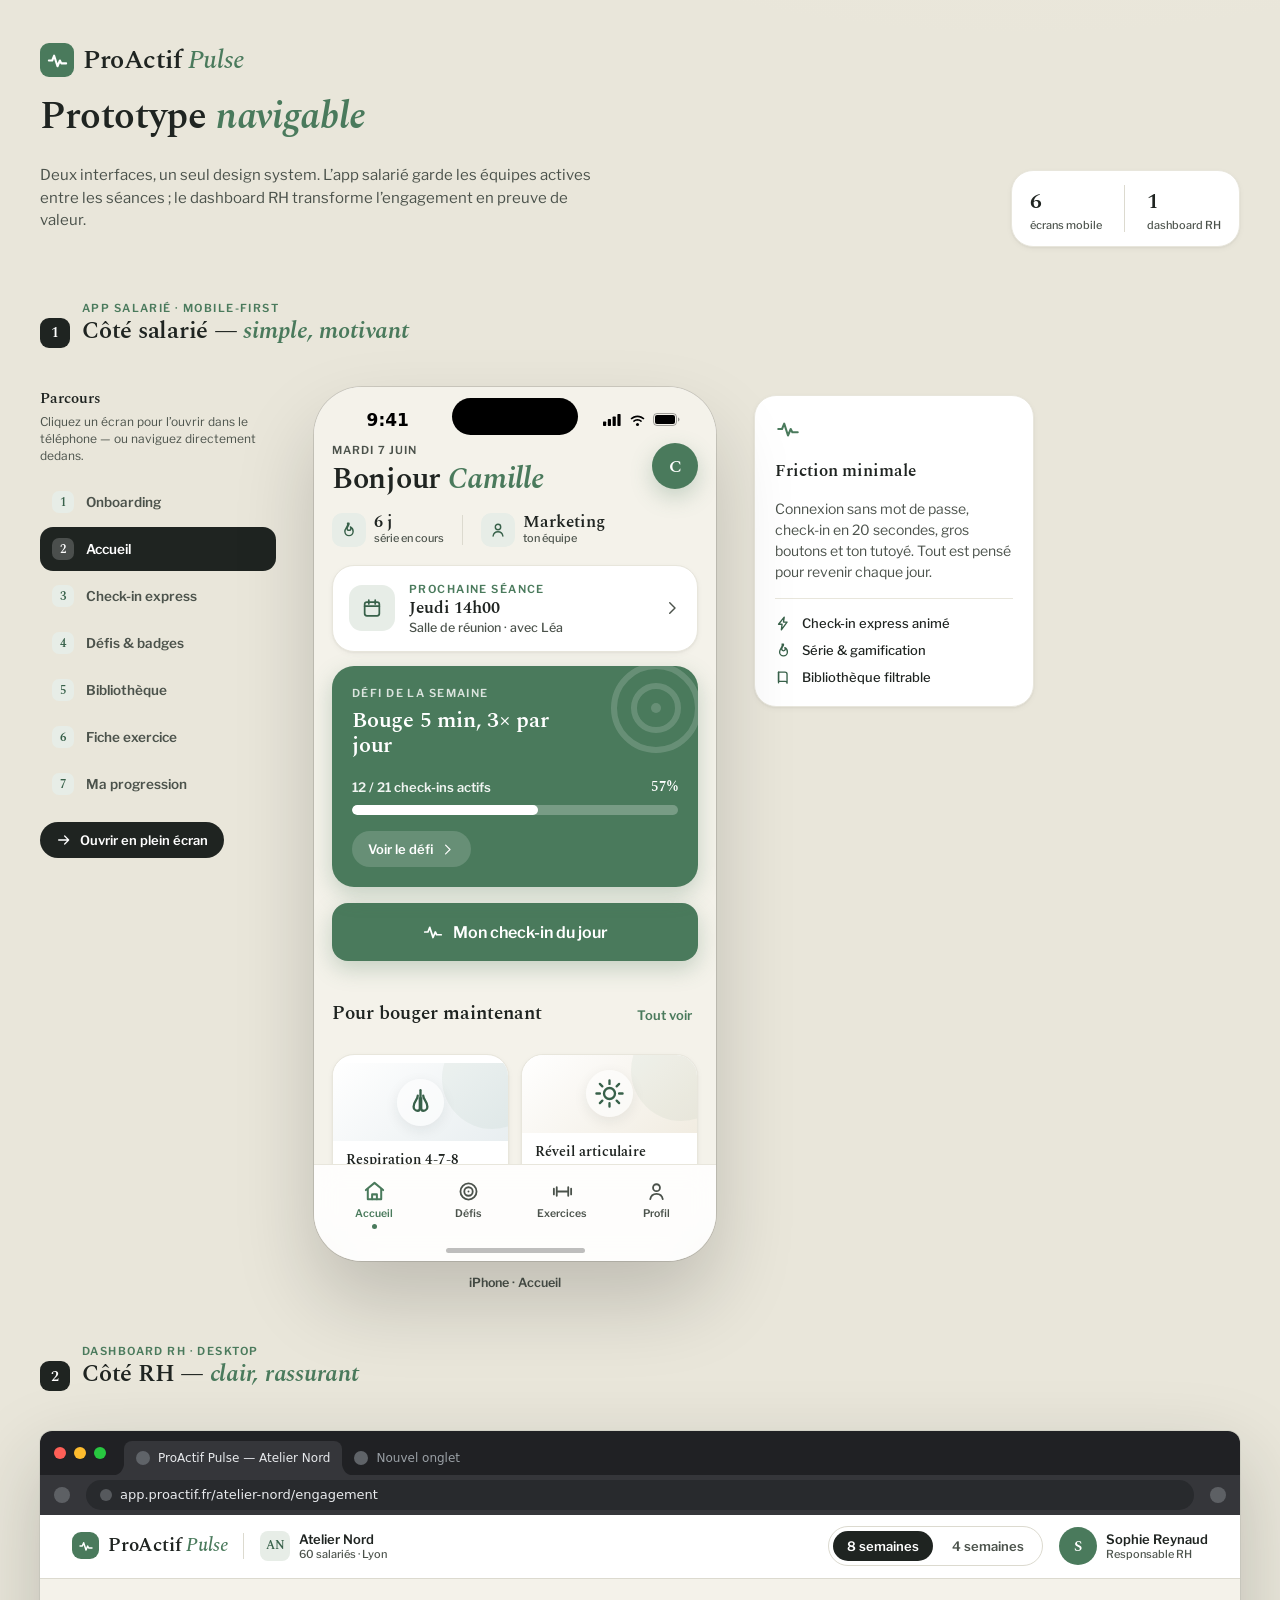
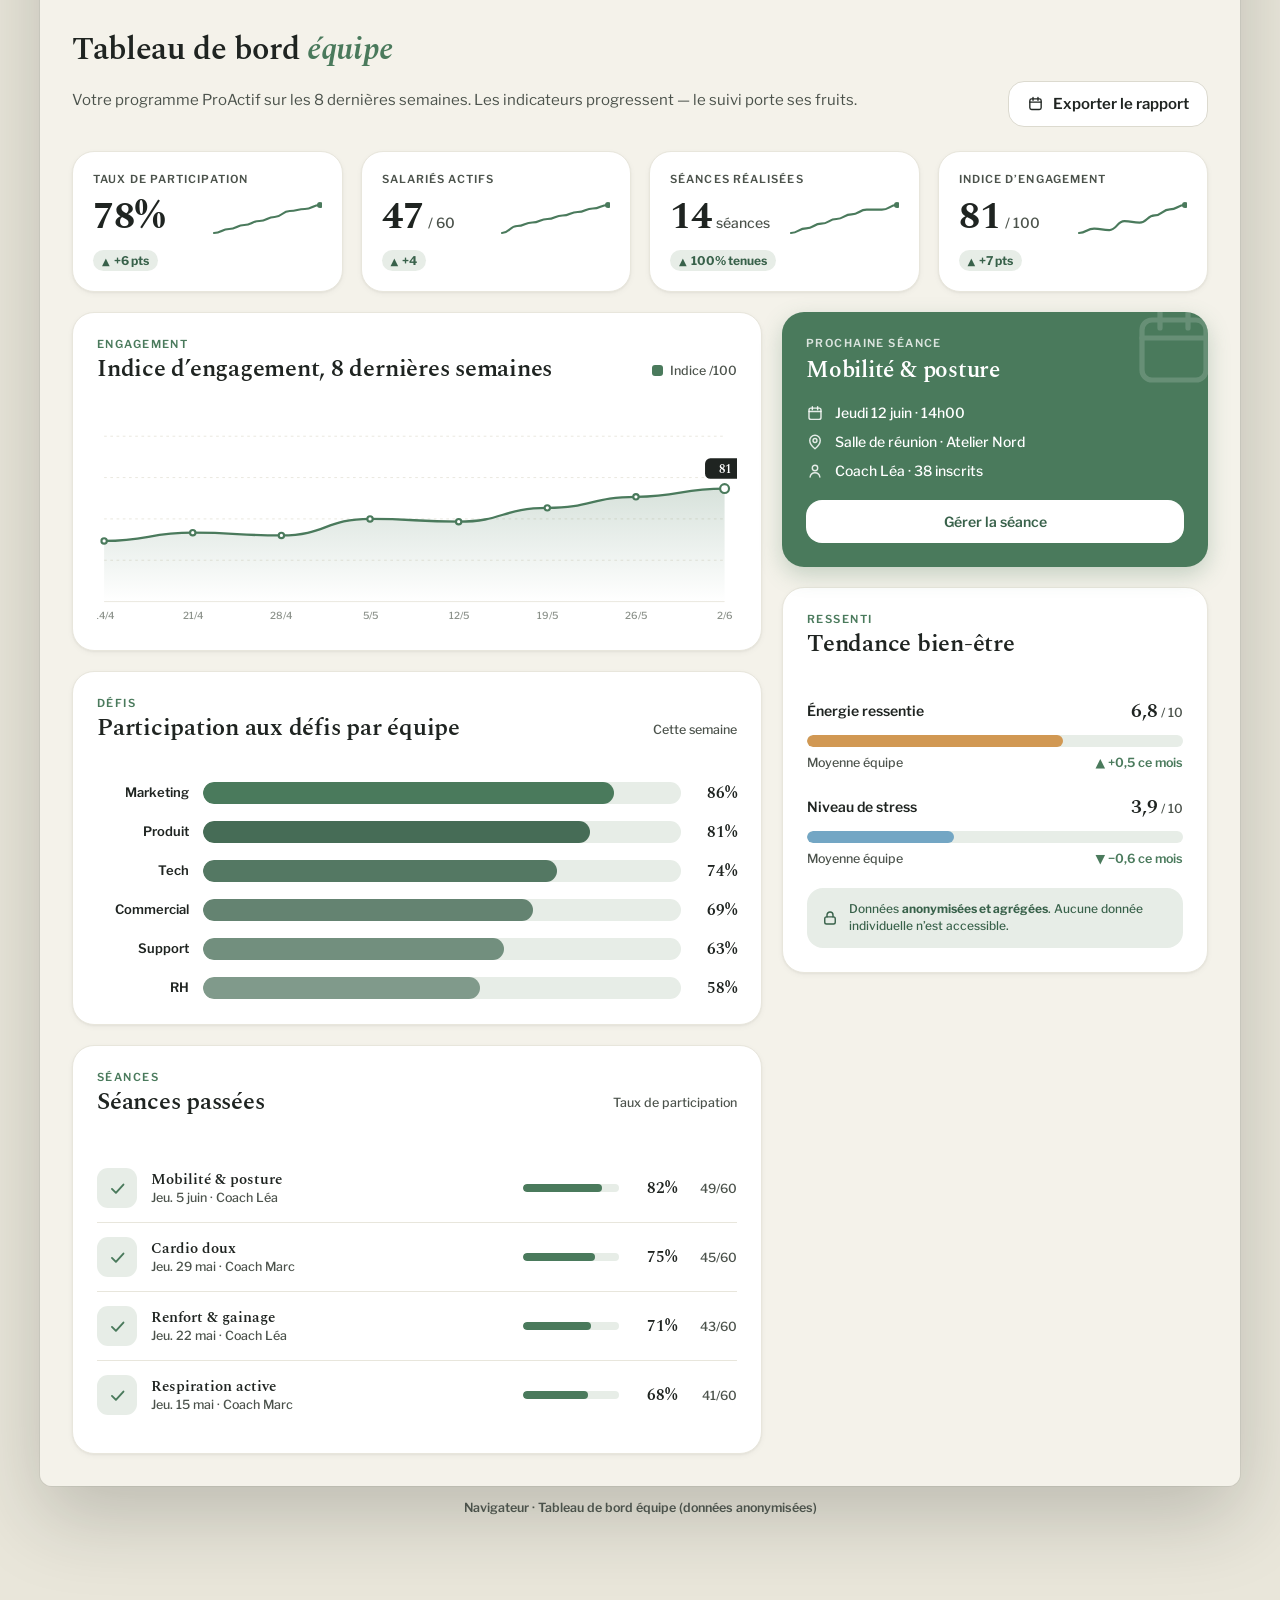
<file: pulse/index.html>
<!DOCTYPE html>
<html lang="fr">
<head>
<meta charset="utf-8" />
<meta name="viewport" content="width=device-width, initial-scale=1" />
<title>ProActif Pulse — Prototype</title>
<link rel="stylesheet" href="pulse.css" />
<style>
  html, body { margin:0; }
  body{ background: radial-gradient(1200px 600px at 80% -10%, #efeadd 0, transparent 60%), #e9e6da; font-family:var(--sans); color:var(--ink); -webkit-font-smoothing:antialiased; }
  .studio{ max-width:1500px; margin:0 auto; padding:40px 40px 90px; }
  .studio-head{ display:flex; align-items:flex-end; justify-content:space-between; gap:24px; margin-bottom:8px; flex-wrap:wrap; }
  .sec-label{ display:flex; align-items:center; gap:12px; margin:54px 0 22px; }
  .sec-num{ width:30px; height:30px; border-radius:9px; background:var(--ink); color:#fff; font-family:var(--serif); font-weight:600; font-size:15px; display:flex; align-items:center; justify-content:center; }
  .frame-cap{ font-family:var(--sans); font-weight:600; font-size:12.5px; color:var(--ink-2); text-align:center; margin-top:14px; }
  .mob-wrap{ display:flex; gap:38px; align-items:flex-start; flex-wrap:wrap; }
  .idx{ width:236px; flex-shrink:0; position:sticky; top:24px; }
  .idx h3{ font-family:var(--serif); font-weight:600; font-size:15px; color:var(--ink); margin:0 0 4px; }
  .idx p{ font-family:var(--sans); font-size:12px; color:var(--ink-2); margin:0 0 16px; line-height:1.4; }
  .idx-item{ width:100%; text-align:left; display:flex; align-items:center; gap:12px; background:transparent; border:none; cursor:pointer; padding:11px 12px; border-radius:13px; font-family:var(--sans); font-weight:600; font-size:13.5px; color:var(--ink-2); transition:all .14s ease; }
  .idx-item:hover{ background:#fff; color:var(--ink); }
  .idx-item.on{ background:var(--ink); color:#fff; }
  .idx-item .n{ width:22px; height:22px; border-radius:7px; background:var(--green-soft); color:var(--green-dark); font-family:var(--serif); font-weight:600; font-size:12px; display:flex; align-items:center; justify-content:center; flex-shrink:0; }
  .idx-item.on .n{ background:rgba(255,255,255,.2); color:#fff; }
  .browser-frame{ border-radius:12px; overflow:hidden; box-shadow:0 30px 80px rgba(31,36,33,.22), 0 0 0 1px rgba(31,36,33,.06); }
  .open-mobile{ display:inline-flex; align-items:center; gap:8px; text-decoration:none; background:var(--ink); color:#fff; font-family:var(--sans); font-weight:600; font-size:13px; padding:10px 16px; border-radius:var(--r-pill); }
</style>
</head>
<body>
<div id="root"></div>

<script src="pulse-app.js"></script>
<script>
"use strict";
const icon = Pulse.icon, wordmark = Pulse.wordmark, SCREENS = Pulse.SCREENS;

function iosStatusBar(){
  const c='#000';
  return '<div style="display:flex;gap:154px;align-items:center;justify-content:center;padding:21px 24px 19px;box-sizing:border-box;position:relative;z-index:20;width:100%"><div style="flex:1;height:22px;display:flex;align-items:center;justify-content:center;padding-top:1.5px"><span style="font-family:-apple-system,\'SF Pro\',system-ui;font-weight:590;font-size:17px;line-height:22px;color:'+c+'">9:41</span></div><div style="flex:1;height:22px;display:flex;align-items:center;justify-content:center;gap:7px;padding-top:1px;padding-right:1px"><svg width="19" height="12" viewBox="0 0 19 12"><rect x="0" y="7.5" width="3.2" height="4.5" rx="0.7" fill="'+c+'"/><rect x="4.8" y="5" width="3.2" height="7" rx="0.7" fill="'+c+'"/><rect x="9.6" y="2.5" width="3.2" height="9.5" rx="0.7" fill="'+c+'"/><rect x="14.4" y="0" width="3.2" height="12" rx="0.7" fill="'+c+'"/></svg><svg width="17" height="12" viewBox="0 0 17 12"><path d="M8.5 3.2C10.8 3.2 12.9 4.1 14.4 5.6L15.5 4.5C13.7 2.7 11.2 1.5 8.5 1.5C5.8 1.5 3.3 2.7 1.5 4.5L2.6 5.6C4.1 4.1 6.2 3.2 8.5 3.2Z" fill="'+c+'"/><path d="M8.5 6.8C9.9 6.8 11.1 7.3 12 8.2L13.1 7.1C11.8 5.9 10.2 5.1 8.5 5.1C6.8 5.1 5.2 5.9 3.9 7.1L5 8.2C5.9 7.3 7.1 6.8 8.5 6.8Z" fill="'+c+'"/><circle cx="8.5" cy="10.5" r="1.5" fill="'+c+'"/></svg><svg width="27" height="13" viewBox="0 0 27 13"><rect x="0.5" y="0.5" width="23" height="12" rx="3.5" stroke="'+c+'" stroke-opacity="0.35" fill="none"/><rect x="2" y="2" width="20" height="9" rx="2" fill="'+c+'"/><path d="M25 4.5V8.5C25.8 8.2 26.5 7.2 26.5 6.5C26.5 5.8 25.8 4.8 25 4.5Z" fill="'+c+'" fill-opacity="0.4"/></svg></div></div>';
}
function iosFrameHTML(){
  return '<div style="width:402px;height:874px;border-radius:48px;overflow:hidden;position:relative;background:#F2F2F7;box-shadow:0 40px 80px rgba(0,0,0,0.18),0 0 0 1px rgba(0,0,0,0.12);font-family:-apple-system,system-ui,sans-serif;-webkit-font-smoothing:antialiased">'
    + '<div style="position:absolute;top:11px;left:50%;transform:translateX(-50%);width:126px;height:37px;border-radius:24px;background:#000;z-index:50"></div>'
    + '<div style="position:absolute;top:0;left:0;right:0;z-index:10">'+iosStatusBar()+'</div>'
    + '<div style="height:100%;display:flex;flex-direction:column"><div id="phoneScroll" style="flex:1;overflow:auto"></div></div>'
    + '<div style="position:absolute;bottom:0;left:0;right:0;z-index:60;height:34px;display:flex;justify-content:center;align-items:flex-end;padding-bottom:8px;pointer-events:none"><div style="width:139px;height:5px;border-radius:100px;background:rgba(0,0,0,0.25)"></div></div>'
    + '</div>';
}
function chromeTab(title, active){
  if(active){
    return '<div style="position:relative;height:34px;align-self:flex-end;padding:0 12px;display:flex;align-items:center;gap:8px;background:#35363a;border-radius:8px 8px 0 0;min-width:120px;max-width:220px;font-family:system-ui,sans-serif;font-size:12px;color:#e8eaed"><svg width="8" height="10" viewBox="0 0 8 10" style="position:absolute;bottom:0;left:-8px"><path d="M0 10C2 9 6 8 8 0V10H0Z" fill="#35363a"/></svg><svg width="8" height="10" viewBox="0 0 8 10" style="position:absolute;bottom:0;right:-8px;transform:scaleX(-1)"><path d="M0 10C2 9 6 8 8 0V10H0Z" fill="#35363a"/></svg><div style="width:14px;height:14px;border-radius:50%;background:#5f6368;flex-shrink:0"></div><span style="flex:1;white-space:nowrap;overflow:hidden;text-overflow:ellipsis">'+title+'</span></div>';
  }
  return '<div style="position:relative;height:34px;align-self:flex-end;padding:0 12px;display:flex;align-items:center;gap:8px;background:transparent;border-radius:8px 8px 0 0;min-width:120px;max-width:220px;font-family:system-ui,sans-serif;font-size:12px;color:#9aa0a6"><div style="width:14px;height:14px;border-radius:50%;background:#5f6368;flex-shrink:0"></div><span style="flex:1;white-space:nowrap;overflow:hidden;text-overflow:ellipsis">'+title+'</span></div>';
}
function chromeFrameHTML(){
  const iconDot = '<div style="width:28px;height:28px;display:flex;align-items:center;justify-content:center"><div style="width:16px;height:16px;border-radius:50%;background:#9aa0a6;opacity:0.4"></div></div>';
  return '<div class="browser-frame">'
    + '<div style="display:flex;align-items:center;height:44px;background:#202124;padding-right:8px"><div style="display:flex;gap:8px;padding:0 14px"><div style="width:12px;height:12px;border-radius:50%;background:#ff5f57"></div><div style="width:12px;height:12px;border-radius:50%;background:#febc2e"></div><div style="width:12px;height:12px;border-radius:50%;background:#28c840"></div></div><div style="display:flex;align-items:flex-end;height:100%;padding-left:4px;flex:1">'+chromeTab('ProActif Pulse — Atelier Nord',true)+chromeTab('Nouvel onglet',false)+'</div></div>'
    + '<div style="height:40px;background:#35363a;display:flex;align-items:center;gap:4px;padding:0 8px">'+iconDot+'<div style="flex:1;height:30px;border-radius:15px;background:#282a2d;display:flex;align-items:center;gap:8px;padding:0 14px;margin:0 6px"><div style="width:12px;height:12px;border-radius:50%;background:#9aa0a6;opacity:0.4"></div><span style="flex:1;color:#e8eaed;font-size:13px;font-family:system-ui,sans-serif">app.proactif.fr/atelier-nord/engagement</span></div>'+iconDot+'</div>'
    + '<div style="background:var(--cream)"><div id="dashRoot"></div></div>'
    + '</div>';
}
function studioHTML(){
  const sideRows = [['bolt','Check-in express animé'],['flame','Série & gamification'],['book','Bibliothèque filtrable']]
    .map(r=>'<div class="row" style="gap:10px">'+icon(r[0],{size:17,color:'var(--green-dark)'})+'<span class="t-label" style="font-weight:500;font-size:13px">'+r[1]+'</span></div>').join('');
  return '<div class="studio">'
    + '<div class="studio-head"><div>'+wordmark(26)+'<h1 class="t-display" style="font-size:38px;margin-top:16px">Prototype <span class="t-em">navigable</span></h1><p class="t-body" style="margin-top:8px;max-width:560px">Deux interfaces, un seul design system. L’app salarié garde les équipes actives entre les séances ; le dashboard RH transforme l’engagement en preuve de valeur.</p></div><div class="card" style="padding:14px 18px;display:flex;gap:22px"><div class="col"><span class="t-num" style="font-size:22px">6</span><span class="t-meta" style="font-size:11px">écrans mobile</span></div><div style="width:1px;background:var(--line)"></div><div class="col"><span class="t-num" style="font-size:22px">1</span><span class="t-meta" style="font-size:11px">dashboard RH</span></div></div></div>'
    + '<div class="sec-label"><div class="sec-num">1</div><div><div class="t-kicker">App salarié · mobile-first</div><h2 class="t-h1" style="margin-top:3px">Côté salarié — <span class="t-em">simple, motivant</span></h2></div></div>'
    + '<div class="mob-wrap"><div class="idx"><h3>Parcours</h3><p>Cliquez un écran pour l’ouvrir dans le téléphone — ou naviguez directement dedans.</p><div id="idxList" style="display:flex;flex-direction:column;gap:3px"></div><a class="open-mobile" style="margin-top:16px" href="mobile.html" target="_blank">'+icon('arrowR',{size:16,color:'#fff'})+' Ouvrir en plein écran</a></div>'
    + '<div>'+iosFrameHTML()+'<div class="frame-cap" id="frameCap"></div></div>'
    + '<div style="flex:1;min-width:220px;max-width:280px;padding-top:8px"><div class="card" style="padding:20px">'+icon('pulse',{size:26,color:'var(--green)'})+'<h3 style="font-family:var(--serif);font-weight:600;font-size:17px;margin:12px 0 8px">Friction minimale</h3><p class="t-body" style="font-size:14px">Connexion sans mot de passe, check-in en 20 secondes, gros boutons et ton tutoyé. Tout est pensé pour revenir chaque jour.</p><div class="divider" style="margin:16px 0"></div><div style="display:flex;flex-direction:column;gap:10px">'+sideRows+'</div></div></div></div>'
    + '<div class="sec-label"><div class="sec-num">2</div><div><div class="t-kicker">Dashboard RH · desktop</div><h2 class="t-h1" style="margin-top:3px">Côté RH — <span class="t-em">clair, rassurant</span></h2></div></div>'
    + chromeFrameHTML()
    + '<div class="frame-cap">Navigateur · Tableau de bord équipe (données anonymisées)</div>'
    + '</div>';
}

function renderIdx(){
  const cur = Pulse.getScreen();
  document.getElementById('idxList').innerHTML = SCREENS.map((s,i)=>'<button class="idx-item'+(cur===s.id?' on':'')+'" data-screen="'+s.id+'"><span class="n">'+(i+1)+'</span>'+s.label+'</button>').join('');
}
function setCap(){
  const cur = Pulse.getScreen();
  const found = SCREENS.find(s=>s.id===cur);
  document.getElementById('frameCap').textContent = 'iPhone · ' + (found ? found.label : '');
}

document.getElementById('root').innerHTML = studioHTML();
Pulse.mountMobile(document.getElementById('phoneScroll'), { onScreen:function(){ renderIdx(); setCap(); } });
Pulse.mountDashboard(document.getElementById('dashRoot'));
document.getElementById('idxList').addEventListener('click', function(e){ const b = e.target.closest('[data-screen]'); if(b) Pulse.setScreen(b.dataset.screen); });
renderIdx(); setCap();
</script>
</body>
</html>
</file>
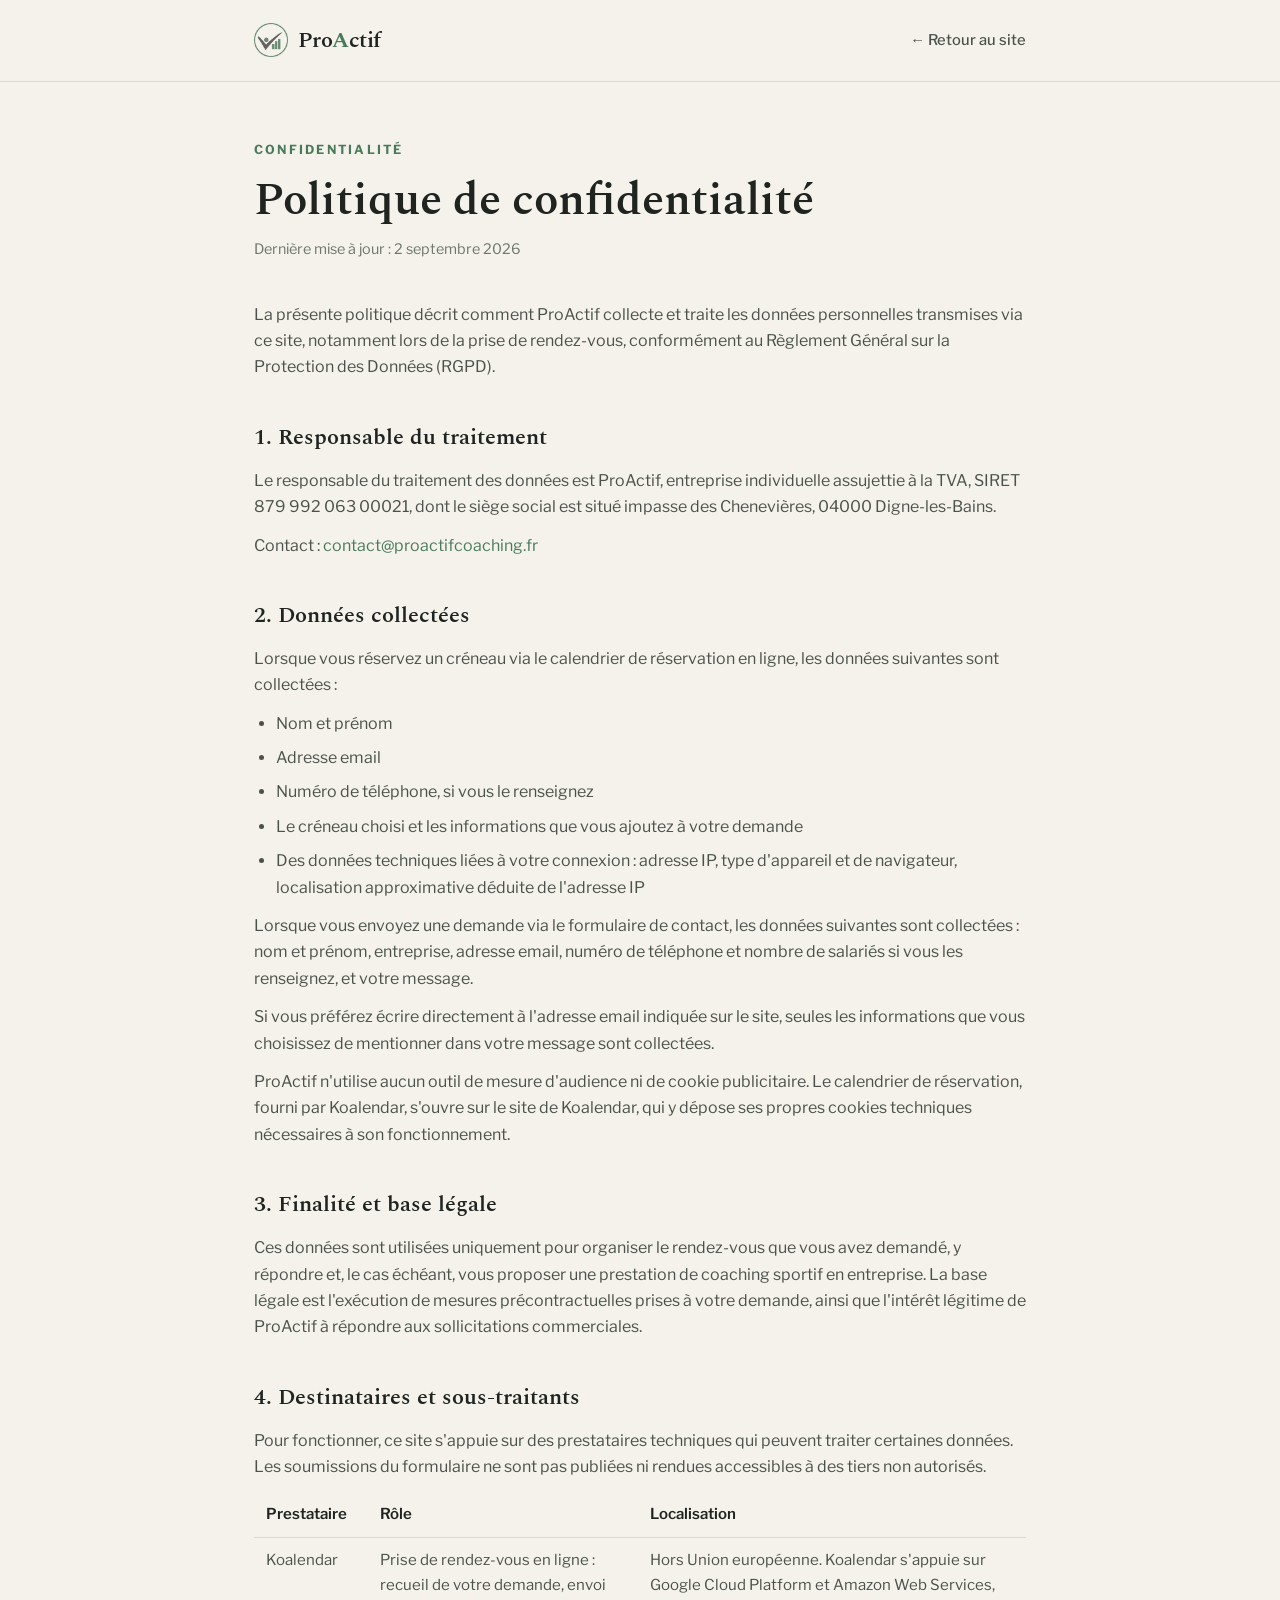
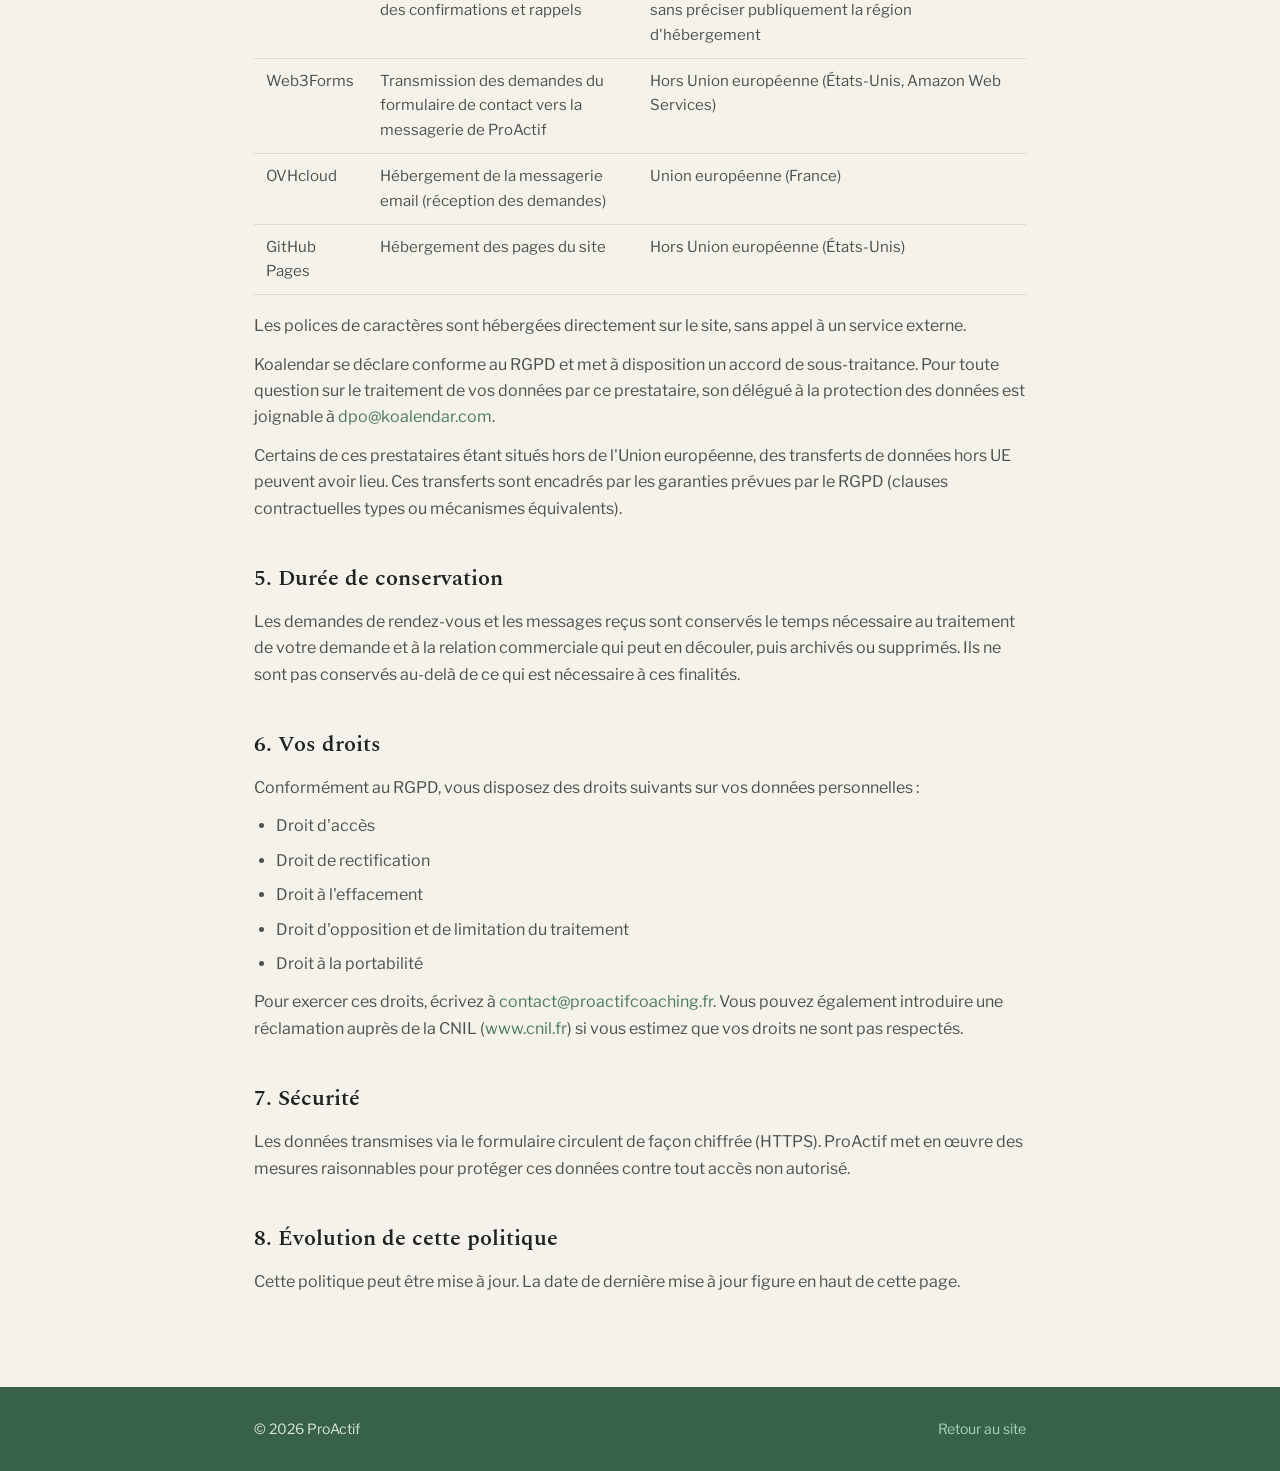
<file: confidentialite.html>
<!DOCTYPE html>
<html lang="fr">
<head>
<meta charset="UTF-8" />
<meta name="viewport" content="width=device-width, initial-scale=1.0" />
<title>Politique de confidentialité — ProActif</title>
<link rel="icon" type="image/png" href="/favicon.png" />
<meta name="robots" content="noindex" />
<link rel="stylesheet" href="/fonts/fonts.css" />
<style>
:root{
  --green:#4a7a5c; --green-deep:#38614a; --green-soft:#e7ede7;
  --ink:#1f2421; --ink-soft:#4b524b; --muted:#6f766e;
  --cream:#f4f2ea; --white:#fff; --line:#dcdacf;
  --serif:"Spectral",Georgia,serif; --sans:"Libre Franklin",-apple-system,BlinkMacSystemFont,"Segoe UI",sans-serif;
  --maxw:820px;
}
*{box-sizing:border-box;margin:0;padding:0}
body{font-family:var(--sans);color:var(--ink);background:var(--cream);line-height:1.65;-webkit-font-smoothing:antialiased}
a{color:var(--green);text-decoration:none}
a:hover{text-decoration:underline}
.wrap{max-width:var(--maxw);margin:0 auto;padding:0 24px}

header.site{padding:22px 0;border-bottom:1px solid var(--line);background:rgba(244,242,234,.9);position:sticky;top:0;backdrop-filter:blur(8px)}
.nav-row{display:flex;align-items:center;justify-content:space-between;gap:20px}
.brand{display:inline-flex;align-items:center;gap:.6rem}
.brand .mark{width:34px;height:34px}
.brand .word{font-family:var(--serif);font-weight:600;font-size:1.4rem;letter-spacing:-.02em;color:var(--ink)}
.brand .word b{color:var(--green)}
.back{font-size:.92rem;font-weight:500;color:var(--ink-soft)}

main{padding:54px 0 80px}
.eyebrow{font-weight:700;font-size:.78rem;letter-spacing:.18em;text-transform:uppercase;color:var(--green)}
h1{font-family:var(--serif);font-weight:600;font-size:clamp(2rem,4vw,2.8rem);line-height:1.15;margin:14px 0 10px;color:var(--ink)}
.updated{color:var(--muted);font-size:.9rem;margin-bottom:40px}
h2{font-family:var(--serif);font-weight:600;font-size:1.4rem;margin:38px 0 12px;color:var(--ink)}
p,li{color:var(--ink-soft);font-size:1rem;margin-bottom:12px}
ul{padding-left:22px;margin-bottom:12px}
li{margin-bottom:8px}
strong{color:var(--ink)}
.todo{background:#fcf8ec;border:1px solid #e7d9a8;border-radius:10px;padding:10px 14px;font-size:.9rem;color:#7a6a2e;margin:6px 0 14px}
table{width:100%;border-collapse:collapse;margin:8px 0 18px;font-size:.94rem}
th,td{text-align:left;padding:10px 12px;border-bottom:1px solid var(--line);vertical-align:top}
th{color:var(--ink);font-weight:600}
td{color:var(--ink-soft)}
footer.site{background:var(--green-deep);color:#d7e4db;padding:30px 0;font-size:.88rem}
footer .wrap{display:flex;justify-content:space-between;gap:16px;flex-wrap:wrap}
footer a{color:#a9d3b6}
</style>
</head>
<body>

<header class="site">
  <div class="wrap nav-row">
    <a href="index.html" class="brand" aria-label="ProActif — accueil">
      <img class="mark" src="assets/logo-proactif.png" alt="" aria-hidden="true" />
      <span class="word">Pro<b>A</b>ctif</span>
    </a>
    <a href="index.html" class="back">← Retour au site</a>
  </div>
</header>

<main>
  <div class="wrap">
    <span class="eyebrow">Confidentialité</span>
    <h1>Politique de confidentialité</h1>
    <p class="updated">Dernière mise à jour : 2 septembre 2026</p>

    <p>La présente politique décrit comment ProActif collecte et traite les données personnelles transmises via ce site, notamment lors de la prise de rendez-vous, conformément au Règlement Général sur la Protection des Données (RGPD).</p>

    <h2>1. Responsable du traitement</h2>
    <p>Le responsable du traitement des données est ProActif, entreprise individuelle assujettie à la TVA, SIRET 879 992 063 00021, dont le siège social est situé impasse des Chenevières, 04000 Digne-les-Bains.</p>
    <p>Contact : <a href="mailto:contact@proactifcoaching.fr">contact@proactifcoaching.fr</a></p>

    <h2>2. Données collectées</h2>
    <p>Lorsque vous réservez un créneau via le calendrier de réservation en ligne, les données suivantes sont collectées :</p>
    <ul>
      <li>Nom et prénom</li>
      <li>Adresse email</li>
      <li>Numéro de téléphone, si vous le renseignez</li>
      <li>Le créneau choisi et les informations que vous ajoutez à votre demande</li>
      <li>Des données techniques liées à votre connexion : adresse IP, type d'appareil et de navigateur, localisation approximative déduite de l'adresse IP</li>
    </ul>
    <p>Lorsque vous envoyez une demande via le formulaire de contact, les données suivantes sont collectées : nom et prénom, entreprise, adresse email, numéro de téléphone et nombre de salariés si vous les renseignez, et votre message.</p>
    <p>Si vous préférez écrire directement à l'adresse email indiquée sur le site, seules les informations que vous choisissez de mentionner dans votre message sont collectées.</p>
    <p>ProActif n'utilise aucun outil de mesure d'audience ni de cookie publicitaire. Le calendrier de réservation, fourni par Koalendar, s'ouvre sur le site de Koalendar, qui y dépose ses propres cookies techniques nécessaires à son fonctionnement.</p>

    <h2>3. Finalité et base légale</h2>
    <p>Ces données sont utilisées uniquement pour organiser le rendez-vous que vous avez demandé, y répondre et, le cas échéant, vous proposer une prestation de coaching sportif en entreprise. La base légale est l'exécution de mesures précontractuelles prises à votre demande, ainsi que l'intérêt légitime de ProActif à répondre aux sollicitations commerciales.</p>

    <h2>4. Destinataires et sous-traitants</h2>
    <p>Pour fonctionner, ce site s'appuie sur des prestataires techniques qui peuvent traiter certaines données. Les soumissions du formulaire ne sont pas publiées ni rendues accessibles à des tiers non autorisés.</p>
    <table>
      <tr><th>Prestataire</th><th>Rôle</th><th>Localisation</th></tr>
      <tr><td>Koalendar</td><td>Prise de rendez-vous en ligne : recueil de votre demande, envoi des confirmations et rappels</td><td>Hors Union européenne. Koalendar s'appuie sur Google Cloud Platform et Amazon Web Services, sans préciser publiquement la région d'hébergement</td></tr>
      <tr><td>Web3Forms</td><td>Transmission des demandes du formulaire de contact vers la messagerie de ProActif</td><td>Hors Union européenne (États-Unis, Amazon Web Services)</td></tr>
      <tr><td>OVHcloud</td><td>Hébergement de la messagerie email (réception des demandes)</td><td>Union européenne (France)</td></tr>
      <tr><td>GitHub Pages</td><td>Hébergement des pages du site</td><td>Hors Union européenne (États-Unis)</td></tr>
    </table>
    <p>Les polices de caractères sont hébergées directement sur le site, sans appel à un service externe.</p>
    <p>Koalendar se déclare conforme au RGPD et met à disposition un accord de sous-traitance. Pour toute question sur le traitement de vos données par ce prestataire, son délégué à la protection des données est joignable à <a href="mailto:dpo@koalendar.com">dpo@koalendar.com</a>.</p>
    <p>Certains de ces prestataires étant situés hors de l'Union européenne, des transferts de données hors UE peuvent avoir lieu. Ces transferts sont encadrés par les garanties prévues par le RGPD (clauses contractuelles types ou mécanismes équivalents).</p>

    <h2>5. Durée de conservation</h2>
    <p>Les demandes de rendez-vous et les messages reçus sont conservés le temps nécessaire au traitement de votre demande et à la relation commerciale qui peut en découler, puis archivés ou supprimés. Ils ne sont pas conservés au-delà de ce qui est nécessaire à ces finalités.</p>

    <h2>6. Vos droits</h2>
    <p>Conformément au RGPD, vous disposez des droits suivants sur vos données personnelles :</p>
    <ul>
      <li>Droit d'accès</li>
      <li>Droit de rectification</li>
      <li>Droit à l'effacement</li>
      <li>Droit d'opposition et de limitation du traitement</li>
      <li>Droit à la portabilité</li>
    </ul>
    <p>Pour exercer ces droits, écrivez à <a href="mailto:contact@proactifcoaching.fr">contact@proactifcoaching.fr</a>. Vous pouvez également introduire une réclamation auprès de la CNIL (<a href="https://www.cnil.fr" target="_blank" rel="noopener">www.cnil.fr</a>) si vous estimez que vos droits ne sont pas respectés.</p>

    <h2>7. Sécurité</h2>
    <p>Les données transmises via le formulaire circulent de façon chiffrée (HTTPS). ProActif met en œuvre des mesures raisonnables pour protéger ces données contre tout accès non autorisé.</p>

    <h2>8. Évolution de cette politique</h2>
    <p>Cette politique peut être mise à jour. La date de dernière mise à jour figure en haut de cette page.</p>
  </div>
</main>

<footer class="site">
  <div class="wrap">
    <span>© <span id="year">2026</span> ProActif</span>
    <span><a href="index.html">Retour au site</a></span>
  </div>
</footer>

<script>document.getElementById('year').textContent = new Date().getFullYear();</script>
</body>
</html>
</file>
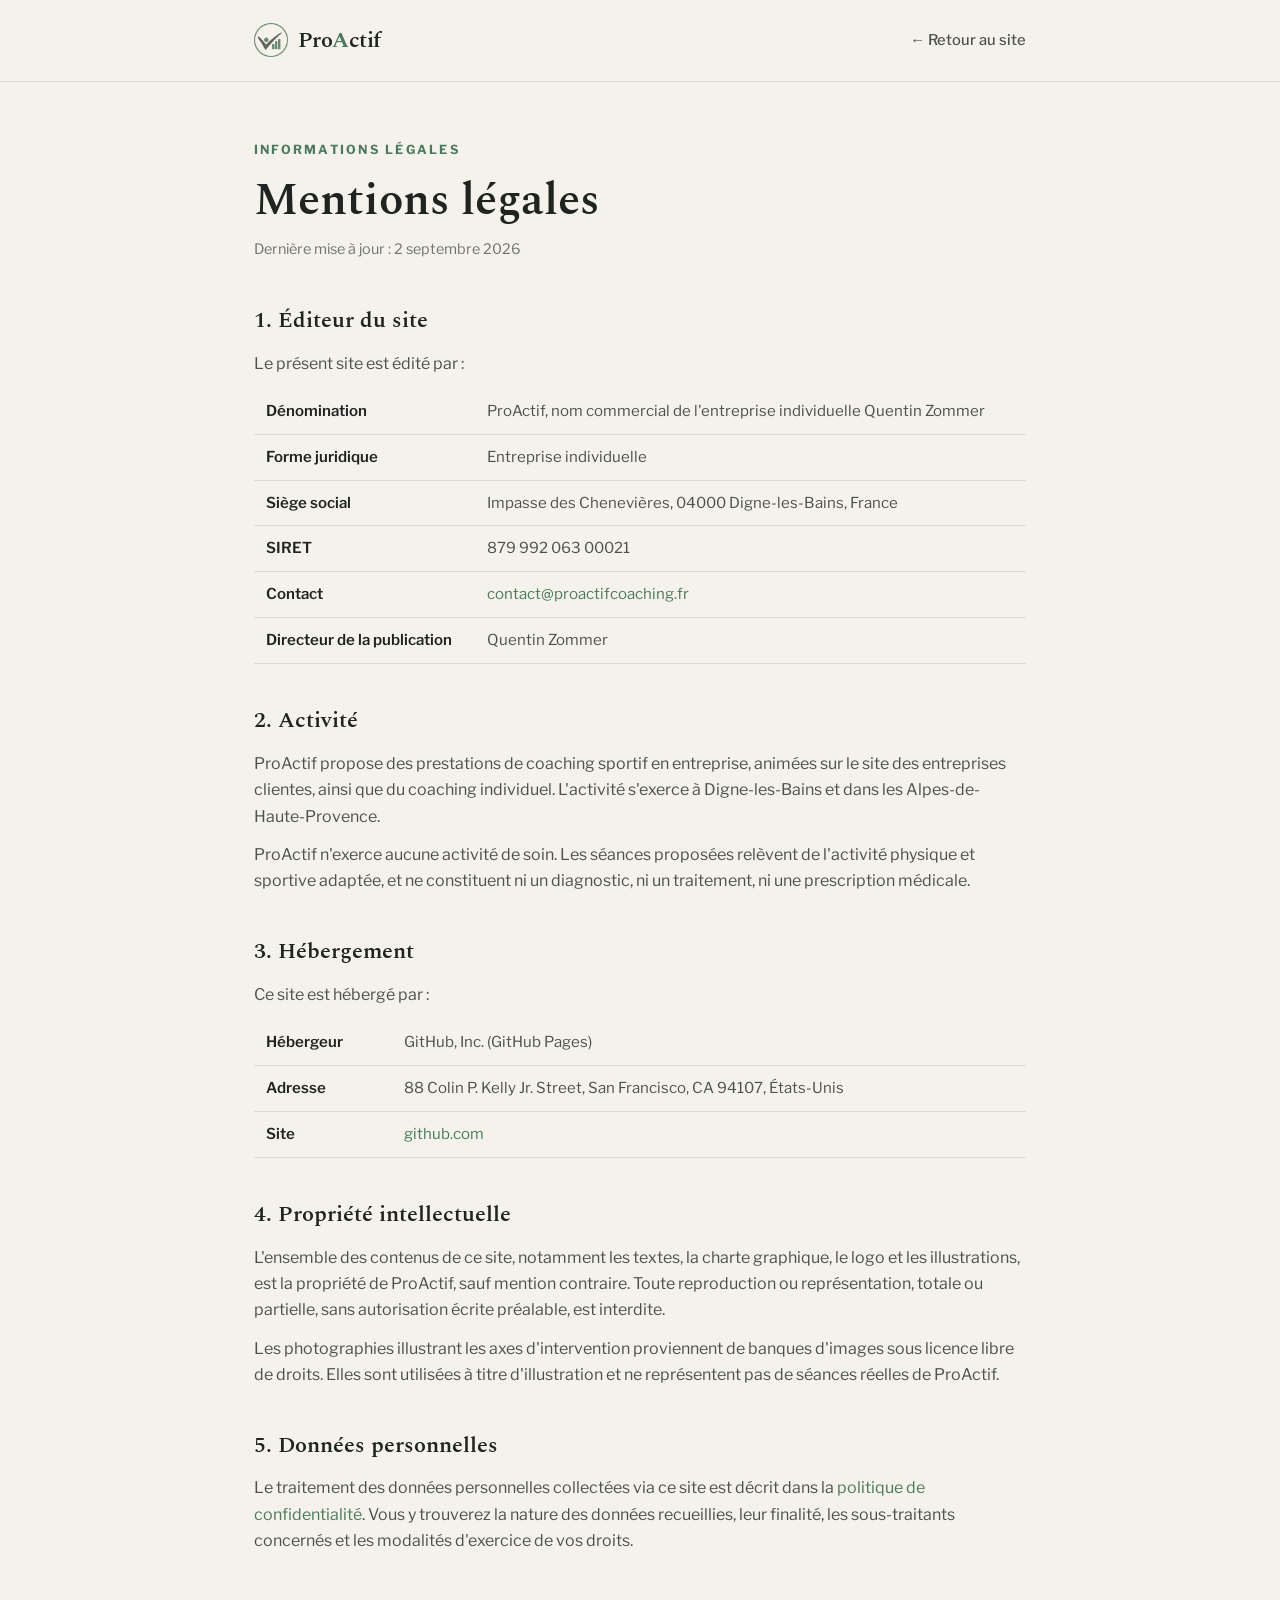
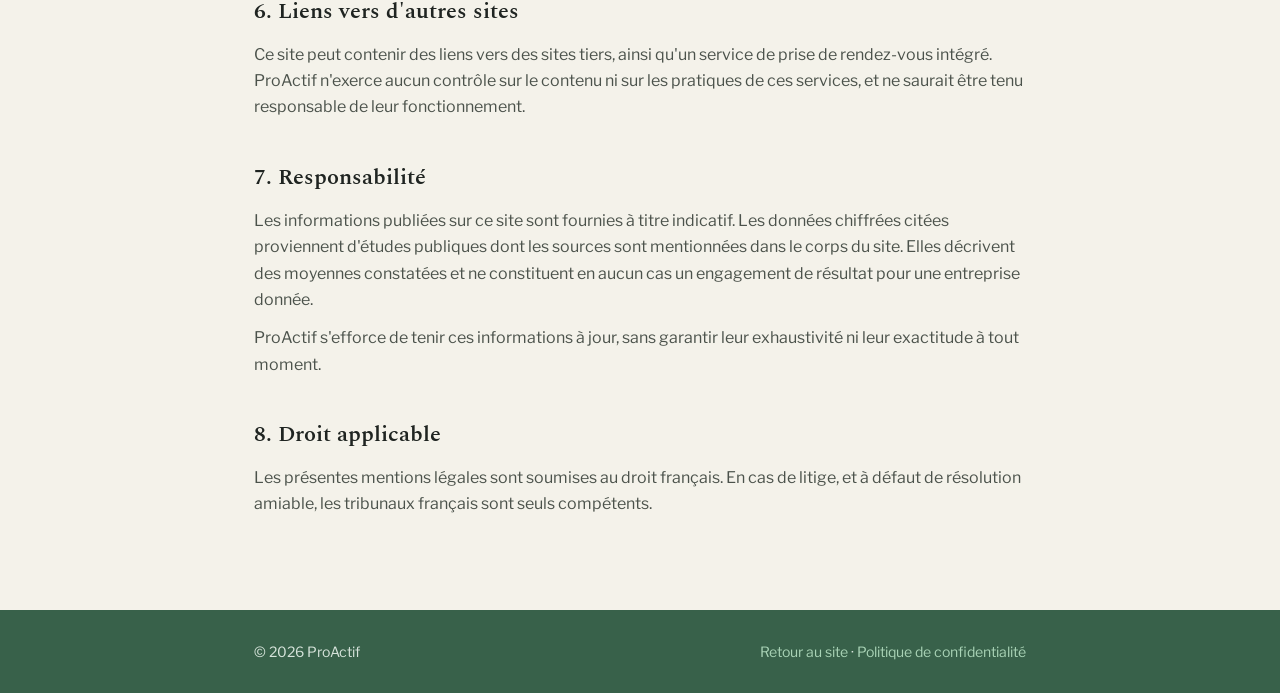
<file: mentions-legales.html>
<!DOCTYPE html>
<html lang="fr">
<head>
<meta charset="UTF-8" />
<meta name="viewport" content="width=device-width, initial-scale=1.0" />
<title>Mentions légales — ProActif</title>
<link rel="icon" type="image/png" href="/favicon.png" />
<meta name="robots" content="noindex" />
<link rel="stylesheet" href="/fonts/fonts.css" />
<style>
:root{
  --green:#4a7a5c; --green-deep:#38614a; --green-soft:#e7ede7;
  --ink:#1f2421; --ink-soft:#4b524b; --muted:#6f766e;
  --cream:#f4f2ea; --white:#fff; --line:#dcdacf;
  --serif:"Spectral",Georgia,serif; --sans:"Libre Franklin",-apple-system,BlinkMacSystemFont,"Segoe UI",sans-serif;
  --maxw:820px;
}
*{box-sizing:border-box;margin:0;padding:0}
body{font-family:var(--sans);color:var(--ink);background:var(--cream);line-height:1.65;-webkit-font-smoothing:antialiased}
a{color:var(--green);text-decoration:none}
a:hover{text-decoration:underline}
.wrap{max-width:var(--maxw);margin:0 auto;padding:0 24px}

header.site{padding:22px 0;border-bottom:1px solid var(--line);background:rgba(244,242,234,.9);position:sticky;top:0;backdrop-filter:blur(8px)}
.nav-row{display:flex;align-items:center;justify-content:space-between;gap:20px}
.brand{display:inline-flex;align-items:center;gap:.6rem}
.brand .mark{width:34px;height:34px}
.brand .word{font-family:var(--serif);font-weight:600;font-size:1.4rem;letter-spacing:-.02em;color:var(--ink)}
.brand .word b{color:var(--green)}
.back{font-size:.92rem;font-weight:500;color:var(--ink-soft)}

main{padding:54px 0 80px}
.eyebrow{font-weight:700;font-size:.78rem;letter-spacing:.18em;text-transform:uppercase;color:var(--green)}
h1{font-family:var(--serif);font-weight:600;font-size:clamp(2rem,4vw,2.8rem);line-height:1.15;margin:14px 0 10px;color:var(--ink)}
.updated{color:var(--muted);font-size:.9rem;margin-bottom:40px}
h2{font-family:var(--serif);font-weight:600;font-size:1.4rem;margin:38px 0 12px;color:var(--ink)}
p,li{color:var(--ink-soft);font-size:1rem;margin-bottom:12px}
ul{padding-left:22px;margin-bottom:12px}
li{margin-bottom:8px}
strong{color:var(--ink)}
table{width:100%;border-collapse:collapse;margin:8px 0 18px;font-size:.94rem}
th,td{text-align:left;padding:10px 12px;border-bottom:1px solid var(--line);vertical-align:top}
th{color:var(--ink);font-weight:600}
td{color:var(--ink-soft)}
footer.site{background:var(--green-deep);color:#d7e4db;padding:30px 0;font-size:.88rem}
footer .wrap{display:flex;justify-content:space-between;gap:16px;flex-wrap:wrap}
footer a{color:#a9d3b6}
</style>
</head>
<body>

<header class="site">
  <div class="wrap nav-row">
    <a href="index.html" class="brand" aria-label="ProActif — accueil">
      <img class="mark" src="assets/logo-proactif.png" alt="" aria-hidden="true" />
      <span class="word">Pro<b>A</b>ctif</span>
    </a>
    <a href="index.html" class="back">← Retour au site</a>
  </div>
</header>

<main>
  <div class="wrap">
    <span class="eyebrow">Informations légales</span>
    <h1>Mentions légales</h1>
    <p class="updated">Dernière mise à jour : 2 septembre 2026</p>

    <h2>1. Éditeur du site</h2>
    <p>Le présent site est édité par&nbsp;:</p>
    <table>
      <tr><th>Dénomination</th><td>ProActif, nom commercial de l'entreprise individuelle Quentin Zommer</td></tr>
      <tr><th>Forme juridique</th><td>Entreprise individuelle</td></tr>
      <tr><th>Siège social</th><td>Impasse des Chenevières, 04000 Digne-les-Bains, France</td></tr>
      <tr><th>SIRET</th><td>879 992 063 00021</td></tr>
      <tr><th>Contact</th><td><a href="mailto:contact@proactifcoaching.fr">contact@proactifcoaching.fr</a></td></tr>
      <tr><th>Directeur de la publication</th><td>Quentin Zommer</td></tr>
    </table>

    <h2>2. Activité</h2>
    <p>ProActif propose des prestations de coaching sportif en entreprise, animées sur le site des entreprises clientes, ainsi que du coaching individuel. L'activité s'exerce à Digne-les-Bains et dans les Alpes-de-Haute-Provence.</p>
    <p>ProActif n'exerce aucune activité de soin. Les séances proposées relèvent de l'activité physique et sportive adaptée, et ne constituent ni un diagnostic, ni un traitement, ni une prescription médicale.</p>

    <h2>3. Hébergement</h2>
    <p>Ce site est hébergé par&nbsp;:</p>
    <table>
      <tr><th>Hébergeur</th><td>GitHub, Inc. (GitHub Pages)</td></tr>
      <tr><th>Adresse</th><td>88 Colin P. Kelly Jr. Street, San Francisco, CA 94107, États-Unis</td></tr>
      <tr><th>Site</th><td><a href="https://github.com" target="_blank" rel="noopener">github.com</a></td></tr>
    </table>

    <h2>4. Propriété intellectuelle</h2>
    <p>L'ensemble des contenus de ce site, notamment les textes, la charte graphique, le logo et les illustrations, est la propriété de ProActif, sauf mention contraire. Toute reproduction ou représentation, totale ou partielle, sans autorisation écrite préalable, est interdite.</p>
    <p>Les photographies illustrant les axes d'intervention proviennent de banques d'images sous licence libre de droits. Elles sont utilisées à titre d'illustration et ne représentent pas de séances réelles de ProActif.</p>

    <h2>5. Données personnelles</h2>
    <p>Le traitement des données personnelles collectées via ce site est décrit dans la <a href="confidentialite.html">politique de confidentialité</a>. Vous y trouverez la nature des données recueillies, leur finalité, les sous-traitants concernés et les modalités d'exercice de vos droits.</p>

    <h2>6. Liens vers d'autres sites</h2>
    <p>Ce site peut contenir des liens vers des sites tiers, ainsi qu'un service de prise de rendez-vous intégré. ProActif n'exerce aucun contrôle sur le contenu ni sur les pratiques de ces services, et ne saurait être tenu responsable de leur fonctionnement.</p>

    <h2>7. Responsabilité</h2>
    <p>Les informations publiées sur ce site sont fournies à titre indicatif. Les données chiffrées citées proviennent d'études publiques dont les sources sont mentionnées dans le corps du site. Elles décrivent des moyennes constatées et ne constituent en aucun cas un engagement de résultat pour une entreprise donnée.</p>
    <p>ProActif s'efforce de tenir ces informations à jour, sans garantir leur exhaustivité ni leur exactitude à tout moment.</p>

    <h2>8. Droit applicable</h2>
    <p>Les présentes mentions légales sont soumises au droit français. En cas de litige, et à défaut de résolution amiable, les tribunaux français sont seuls compétents.</p>
  </div>
</main>

<footer class="site">
  <div class="wrap">
    <span>© <span id="year">2026</span> ProActif</span>
    <span><a href="index.html">Retour au site</a> · <a href="confidentialite.html">Politique de confidentialité</a></span>
  </div>
</footer>

<script>document.getElementById('year').textContent = new Date().getFullYear();</script>
</body>
</html>
</file>
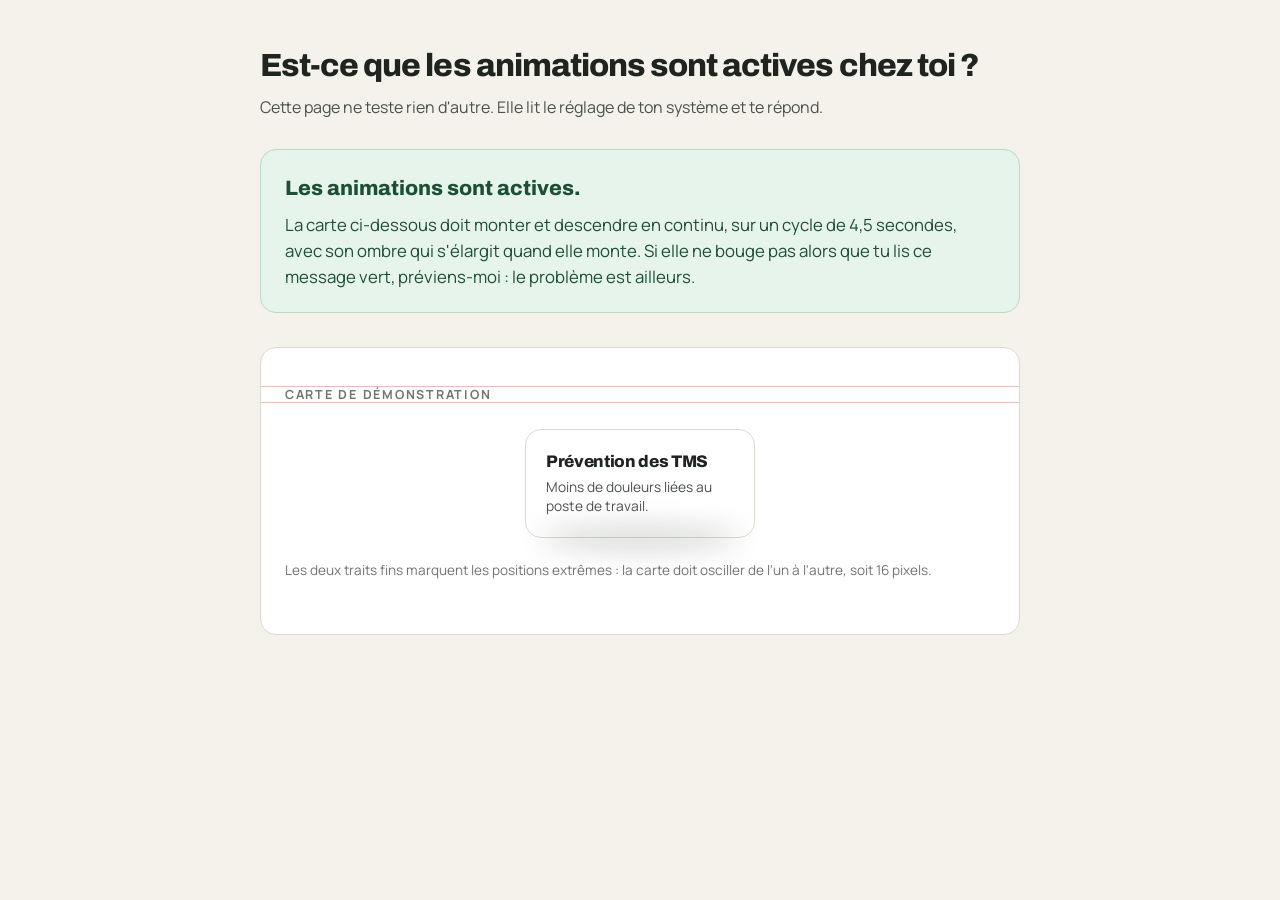
<file: test-animations.html>
<!doctype html>
<html lang="fr">
<head>
<meta charset="utf-8">
<meta name="viewport" content="width=device-width,initial-scale=1">
<title>Test des animations — ProActif</title>
<link rel="stylesheet" href="/fonts/fonts.css">
<style>
:root{
  --green:#4a7a5c; --green-deep:#38614a; --ink:#1f2421; --ink-soft:#4b524b;
  --cream:#f4f2ea; --line:#dcdacf; --accent:#b8492e; --white:#fff;
  --serif:"Archivo","Segoe UI",sans-serif; --sans:"Manrope",sans-serif;
}
*{box-sizing:border-box;margin:0;padding:0}
body{font-family:var(--sans);background:var(--cream);color:var(--ink);padding:48px 24px 80px}
.wrap{max-width:760px;margin:0 auto}
h1{font-family:var(--serif);font-weight:800;letter-spacing:-.03em;font-size:2rem;line-height:1.1}
p{color:var(--ink-soft);line-height:1.6;margin-top:12px}

.verdict{margin:28px 0;padding:22px 24px;border-radius:16px;font-size:1.05rem;line-height:1.55}
.verdict b{display:block;font-family:var(--serif);font-weight:800;font-size:1.3rem;margin-bottom:8px}
/* Par defaut on affiche le cas « animations actives ». Le bloc
   prefers-reduced-motion plus bas bascule sur l'autre message : c'est le
   navigateur lui-meme qui repond, aucun script n'est necessaire. */
.si-actif{background:#e7f4ec;border:1px solid #b8dcc6;color:#1d4f33}
.si-coupe{display:none;background:#fdeee9;border:1px solid #f0c4b6;color:#8f3826}

.piste{margin-top:34px;padding:38px 24px 52px;background:var(--white);
  border:1px solid var(--line);border-radius:16px;position:relative}
.legende{font-size:.78rem;font-weight:700;letter-spacing:.14em;text-transform:uppercase;
  color:#6f766e;margin-bottom:26px}
.carte{position:relative;width:230px;margin:0 auto;background:var(--white);
  border:1px solid var(--line);border-radius:16px;padding:22px 20px;
  animation:flotte 4.5s ease-in-out infinite both}
.carte h3{font-family:var(--serif);font-weight:800;font-size:1.05rem;letter-spacing:-.02em}
.carte span{display:block;font-size:.86rem;color:var(--ink-soft);margin-top:6px}
.carte::before{content:"";position:absolute;left:6%;right:6%;bottom:-14px;height:26px;
  border-radius:50%;background:rgba(31,36,33,.30);filter:blur(14px);z-index:-1;
  animation:flotte-ombre 4.5s ease-in-out infinite both}
@keyframes flotte{
  0%,100%{transform:translate3d(0,0,0) rotate(0deg)}
  50%{transform:translate3d(0,-16px,0) rotate(-.35deg)}
}
@keyframes flotte-ombre{
  0%,100%{transform:scaleX(1);opacity:.55}
  50%{transform:scaleX(1.14);opacity:.22}
}
.repere{position:absolute;left:0;right:0;height:1px;background:var(--accent);opacity:.35}
.repere.haut{top:38px}
.repere.bas{top:54px}
.note{font-size:.85rem;color:#6f766e;margin-top:22px;line-height:1.6}

@media (prefers-reduced-motion: reduce){
  .si-actif{display:none}
  .si-coupe{display:block}
  .carte,.carte::before{animation:none}
}
</style>
</head>
<body>
<div class="wrap">

  <h1>Est-ce que les animations sont actives chez toi ?</h1>
  <p>Cette page ne teste rien d'autre. Elle lit le réglage de ton système et te répond.</p>

  <div class="verdict si-actif">
    <b>Les animations sont actives.</b>
    La carte ci-dessous doit monter et descendre en continu, sur un cycle de
    4,5 secondes, avec son ombre qui s'élargit quand elle monte. Si elle ne
    bouge pas alors que tu lis ce message vert, préviens-moi : le problème
    est ailleurs.
  </div>

  <div class="verdict si-coupe">
    <b>Les animations sont coupées sur ton appareil.</b>
    Ton système demande de réduire les animations, et le site respecte ce
    réglage. C'est pour ça que tu ne vois aucun mouvement, ni ici, ni sur le
    site. Sous Windows&nbsp;11&nbsp;: Paramètres, Accessibilité, Effets
    visuels, puis active «&nbsp;Effets d'animation&nbsp;». Recharge ensuite
    cette page, le message doit passer au vert.
  </div>

  <div class="piste">
    <div class="legende">Carte de démonstration</div>
    <div class="repere haut"></div>
    <div class="repere bas"></div>
    <div class="carte">
      <h3>Prévention des TMS</h3>
      <span>Moins de douleurs liées au poste de travail.</span>
    </div>
    <p class="note">
      Les deux traits fins marquent les positions extrêmes : la carte doit
      osciller de l'un à l'autre, soit 16&nbsp;pixels.
    </p>
  </div>

</div>
</body>
</html>
</file>
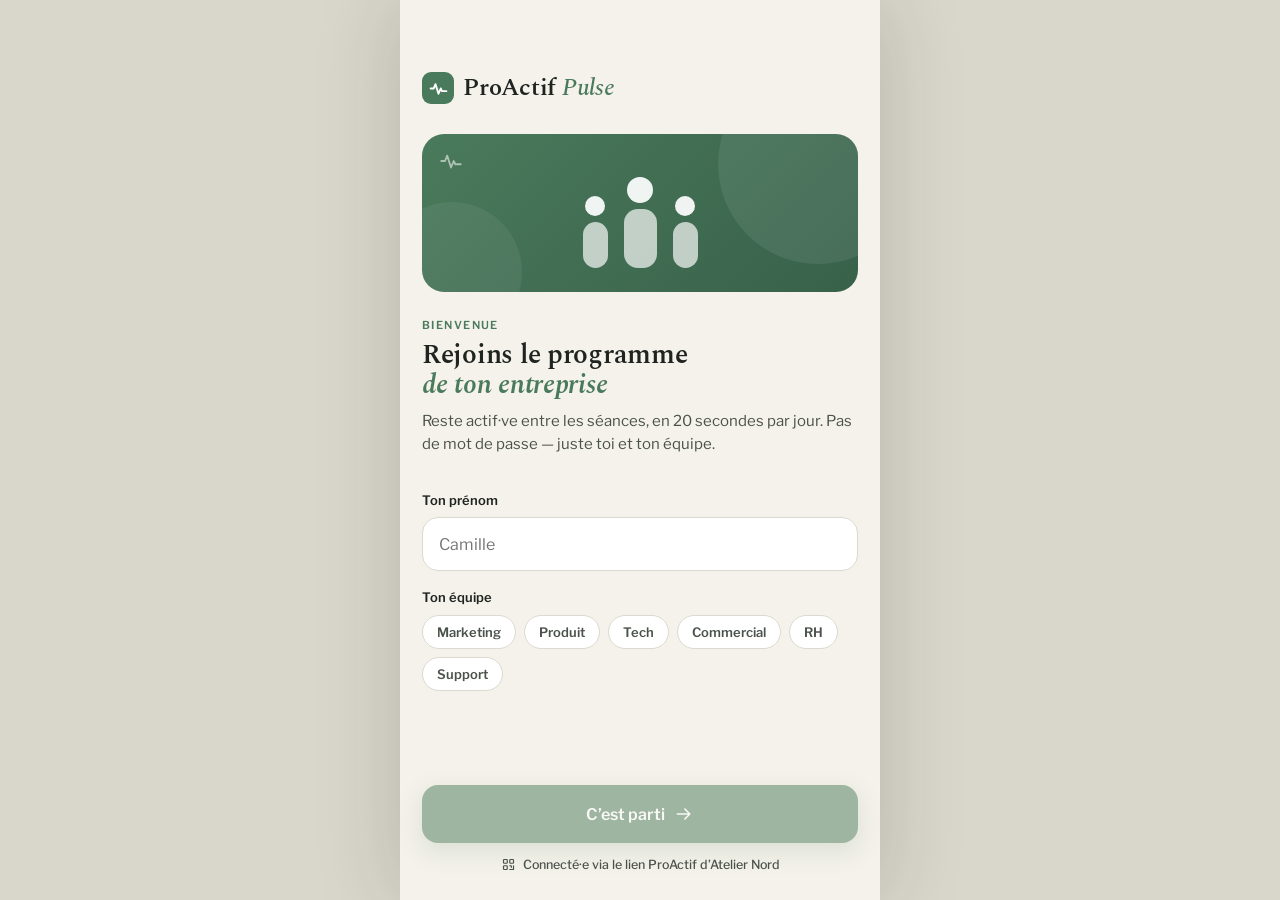
<file: pulse/mobile.html>
<!DOCTYPE html>
<html lang="fr">
<head>
<meta charset="utf-8" />
<meta name="viewport" content="width=device-width, initial-scale=1, viewport-fit=cover" />
<meta name="theme-color" content="#4a7a5c" />
<meta name="apple-mobile-web-app-capable" content="yes" />
<meta name="mobile-web-app-capable" content="yes" />
<meta name="apple-mobile-web-app-status-bar-style" content="default" />
<title>ProActif Pulse</title>
<link rel="stylesheet" href="pulse.css" />
<style>
  html, body { margin:0; height:100%; }
  body{
    background:#d9d6cb;
    font-family:var(--sans);
    -webkit-font-smoothing:antialiased;
  }
  /* App container : plein écran sur téléphone, colonne centrée sur grand écran */
  #app{
    height:100dvh;
    max-width:480px;
    margin:0 auto;
    background:var(--cream);
    overflow:hidden;
    position:relative;
  }
  @media (min-width:481px){
    #app{ box-shadow:0 0 80px rgba(31,36,33,.18); }
  }
  /* marge haute pour dégager l'encoche / barre d'état du téléphone */
  .app-head, .app-main{ padding-top:max(0px, env(safe-area-inset-top)); }
</style>
</head>
<body>
<div id="app"></div>
<script src="pulse-app.js"></script>
<script>
  "use strict";
  Pulse.mountMobile(document.getElementById('app'), { start:'onboarding' });
</script>
</body>
</html>
</file>
<file: fonts/fonts.css>
@font-face {
  font-family: 'Libre Franklin';
  font-style: normal;
  font-weight: 400;
  font-display: swap;
  src: url(./libre-franklin-400-normal-latin-ext.woff2) format('woff2');
  unicode-range: U+0100-02BA, U+02BD-02C5, U+02C7-02CC, U+02CE-02D7, U+02DD-02FF, U+0304, U+0308, U+0329, U+1D00-1DBF, U+1E00-1E9F, U+1EF2-1EFF, U+2020, U+20A0-20AB, U+20AD-20C0, U+2113, U+2C60-2C7F, U+A720-A7FF;
}
@font-face {
  font-family: 'Libre Franklin';
  font-style: normal;
  font-weight: 400;
  font-display: swap;
  src: url(./libre-franklin-400-normal-latin.woff2) format('woff2');
  unicode-range: U+0000-00FF, U+0131, U+0152-0153, U+02BB-02BC, U+02C6, U+02DA, U+02DC, U+0304, U+0308, U+0329, U+2000-206F, U+20AC, U+2122, U+2191, U+2193, U+2212, U+2215, U+FEFF, U+FFFD;
}
@font-face {
  font-family: 'Libre Franklin';
  font-style: normal;
  font-weight: 500;
  font-display: swap;
  src: url(./libre-franklin-400-normal-latin-ext.woff2) format('woff2');
  unicode-range: U+0100-02BA, U+02BD-02C5, U+02C7-02CC, U+02CE-02D7, U+02DD-02FF, U+0304, U+0308, U+0329, U+1D00-1DBF, U+1E00-1E9F, U+1EF2-1EFF, U+2020, U+20A0-20AB, U+20AD-20C0, U+2113, U+2C60-2C7F, U+A720-A7FF;
}
@font-face {
  font-family: 'Libre Franklin';
  font-style: normal;
  font-weight: 500;
  font-display: swap;
  src: url(./libre-franklin-400-normal-latin.woff2) format('woff2');
  unicode-range: U+0000-00FF, U+0131, U+0152-0153, U+02BB-02BC, U+02C6, U+02DA, U+02DC, U+0304, U+0308, U+0329, U+2000-206F, U+20AC, U+2122, U+2191, U+2193, U+2212, U+2215, U+FEFF, U+FFFD;
}
@font-face {
  font-family: 'Libre Franklin';
  font-style: normal;
  font-weight: 600;
  font-display: swap;
  src: url(./libre-franklin-400-normal-latin-ext.woff2) format('woff2');
  unicode-range: U+0100-02BA, U+02BD-02C5, U+02C7-02CC, U+02CE-02D7, U+02DD-02FF, U+0304, U+0308, U+0329, U+1D00-1DBF, U+1E00-1E9F, U+1EF2-1EFF, U+2020, U+20A0-20AB, U+20AD-20C0, U+2113, U+2C60-2C7F, U+A720-A7FF;
}
@font-face {
  font-family: 'Libre Franklin';
  font-style: normal;
  font-weight: 600;
  font-display: swap;
  src: url(./libre-franklin-400-normal-latin.woff2) format('woff2');
  unicode-range: U+0000-00FF, U+0131, U+0152-0153, U+02BB-02BC, U+02C6, U+02DA, U+02DC, U+0304, U+0308, U+0329, U+2000-206F, U+20AC, U+2122, U+2191, U+2193, U+2212, U+2215, U+FEFF, U+FFFD;
}
@font-face {
  font-family: 'Libre Franklin';
  font-style: normal;
  font-weight: 700;
  font-display: swap;
  src: url(./libre-franklin-400-normal-latin-ext.woff2) format('woff2');
  unicode-range: U+0100-02BA, U+02BD-02C5, U+02C7-02CC, U+02CE-02D7, U+02DD-02FF, U+0304, U+0308, U+0329, U+1D00-1DBF, U+1E00-1E9F, U+1EF2-1EFF, U+2020, U+20A0-20AB, U+20AD-20C0, U+2113, U+2C60-2C7F, U+A720-A7FF;
}
@font-face {
  font-family: 'Libre Franklin';
  font-style: normal;
  font-weight: 700;
  font-display: swap;
  src: url(./libre-franklin-400-normal-latin.woff2) format('woff2');
  unicode-range: U+0000-00FF, U+0131, U+0152-0153, U+02BB-02BC, U+02C6, U+02DA, U+02DC, U+0304, U+0308, U+0329, U+2000-206F, U+20AC, U+2122, U+2191, U+2193, U+2212, U+2215, U+FEFF, U+FFFD;
}
@font-face {
  font-family: 'Libre Franklin';
  font-style: normal;
  font-weight: 800;
  font-display: swap;
  src: url(./libre-franklin-400-normal-latin-ext.woff2) format('woff2');
  unicode-range: U+0100-02BA, U+02BD-02C5, U+02C7-02CC, U+02CE-02D7, U+02DD-02FF, U+0304, U+0308, U+0329, U+1D00-1DBF, U+1E00-1E9F, U+1EF2-1EFF, U+2020, U+20A0-20AB, U+20AD-20C0, U+2113, U+2C60-2C7F, U+A720-A7FF;
}
@font-face {
  font-family: 'Libre Franklin';
  font-style: normal;
  font-weight: 800;
  font-display: swap;
  src: url(./libre-franklin-400-normal-latin.woff2) format('woff2');
  unicode-range: U+0000-00FF, U+0131, U+0152-0153, U+02BB-02BC, U+02C6, U+02DA, U+02DC, U+0304, U+0308, U+0329, U+2000-206F, U+20AC, U+2122, U+2191, U+2193, U+2212, U+2215, U+FEFF, U+FFFD;
}
@font-face {
  font-family: 'Spectral';
  font-style: italic;
  font-weight: 400;
  font-display: swap;
  src: url(./spectral-400-italic-latin-ext.woff2) format('woff2');
  unicode-range: U+0100-02BA, U+02BD-02C5, U+02C7-02CC, U+02CE-02D7, U+02DD-02FF, U+0304, U+0308, U+0329, U+1D00-1DBF, U+1E00-1E9F, U+1EF2-1EFF, U+2020, U+20A0-20AB, U+20AD-20C0, U+2113, U+2C60-2C7F, U+A720-A7FF;
}
@font-face {
  font-family: 'Spectral';
  font-style: italic;
  font-weight: 400;
  font-display: swap;
  src: url(./spectral-400-italic-latin.woff2) format('woff2');
  unicode-range: U+0000-00FF, U+0131, U+0152-0153, U+02BB-02BC, U+02C6, U+02DA, U+02DC, U+0304, U+0308, U+0329, U+2000-206F, U+20AC, U+2122, U+2191, U+2193, U+2212, U+2215, U+FEFF, U+FFFD;
}
@font-face {
  font-family: 'Spectral';
  font-style: normal;
  font-weight: 400;
  font-display: swap;
  src: url(./spectral-400-normal-latin-ext.woff2) format('woff2');
  unicode-range: U+0100-02BA, U+02BD-02C5, U+02C7-02CC, U+02CE-02D7, U+02DD-02FF, U+0304, U+0308, U+0329, U+1D00-1DBF, U+1E00-1E9F, U+1EF2-1EFF, U+2020, U+20A0-20AB, U+20AD-20C0, U+2113, U+2C60-2C7F, U+A720-A7FF;
}
@font-face {
  font-family: 'Spectral';
  font-style: normal;
  font-weight: 400;
  font-display: swap;
  src: url(./spectral-400-normal-latin.woff2) format('woff2');
  unicode-range: U+0000-00FF, U+0131, U+0152-0153, U+02BB-02BC, U+02C6, U+02DA, U+02DC, U+0304, U+0308, U+0329, U+2000-206F, U+20AC, U+2122, U+2191, U+2193, U+2212, U+2215, U+FEFF, U+FFFD;
}
@font-face {
  font-family: 'Spectral';
  font-style: normal;
  font-weight: 500;
  font-display: swap;
  src: url(./spectral-500-normal-latin-ext.woff2) format('woff2');
  unicode-range: U+0100-02BA, U+02BD-02C5, U+02C7-02CC, U+02CE-02D7, U+02DD-02FF, U+0304, U+0308, U+0329, U+1D00-1DBF, U+1E00-1E9F, U+1EF2-1EFF, U+2020, U+20A0-20AB, U+20AD-20C0, U+2113, U+2C60-2C7F, U+A720-A7FF;
}
@font-face {
  font-family: 'Spectral';
  font-style: normal;
  font-weight: 500;
  font-display: swap;
  src: url(./spectral-500-normal-latin.woff2) format('woff2');
  unicode-range: U+0000-00FF, U+0131, U+0152-0153, U+02BB-02BC, U+02C6, U+02DA, U+02DC, U+0304, U+0308, U+0329, U+2000-206F, U+20AC, U+2122, U+2191, U+2193, U+2212, U+2215, U+FEFF, U+FFFD;
}
@font-face {
  font-family: 'Spectral';
  font-style: normal;
  font-weight: 600;
  font-display: swap;
  src: url(./spectral-600-normal-latin-ext.woff2) format('woff2');
  unicode-range: U+0100-02BA, U+02BD-02C5, U+02C7-02CC, U+02CE-02D7, U+02DD-02FF, U+0304, U+0308, U+0329, U+1D00-1DBF, U+1E00-1E9F, U+1EF2-1EFF, U+2020, U+20A0-20AB, U+20AD-20C0, U+2113, U+2C60-2C7F, U+A720-A7FF;
}
@font-face {
  font-family: 'Spectral';
  font-style: normal;
  font-weight: 600;
  font-display: swap;
  src: url(./spectral-600-normal-latin.woff2) format('woff2');
  unicode-range: U+0000-00FF, U+0131, U+0152-0153, U+02BB-02BC, U+02C6, U+02DA, U+02DC, U+0304, U+0308, U+0329, U+2000-206F, U+20AC, U+2122, U+2191, U+2193, U+2212, U+2215, U+FEFF, U+FFFD;
}
@font-face {
  font-family: 'Spectral';
  font-style: normal;
  font-weight: 700;
  font-display: swap;
  src: url(./spectral-700-normal-latin-ext.woff2) format('woff2');
  unicode-range: U+0100-02BA, U+02BD-02C5, U+02C7-02CC, U+02CE-02D7, U+02DD-02FF, U+0304, U+0308, U+0329, U+1D00-1DBF, U+1E00-1E9F, U+1EF2-1EFF, U+2020, U+20A0-20AB, U+20AD-20C0, U+2113, U+2C60-2C7F, U+A720-A7FF;
}
@font-face {
  font-family: 'Spectral';
  font-style: normal;
  font-weight: 700;
  font-display: swap;
  src: url(./spectral-700-normal-latin.woff2) format('woff2');
  unicode-range: U+0000-00FF, U+0131, U+0152-0153, U+02BB-02BC, U+02C6, U+02DA, U+02DC, U+0304, U+0308, U+0329, U+2000-206F, U+20AC, U+2122, U+2191, U+2193, U+2212, U+2215, U+FEFF, U+FFFD;
}

/* ============================================================
   REFONTE 01/09/2026 : Archivo (titres) + Manrope (corps).
   Grotesques, pour un ton sportif. Spectral et Libre Franklin
   restent declares au-dessus, ils servent encore aux pages
   annexes (confidentialite, factures).
   ============================================================ */
@font-face{font-family:'Archivo';font-style:normal;font-weight:700;font-display:swap;
  src:url(./archivo-latin-700-normal.woff2) format('woff2');}
@font-face{font-family:'Archivo';font-style:normal;font-weight:800;font-display:swap;
  src:url(./archivo-latin-800-normal.woff2) format('woff2');}
@font-face{font-family:'Manrope';font-style:normal;font-weight:400;font-display:swap;
  src:url(./manrope-latin-400-normal.woff2) format('woff2');}
@font-face{font-family:'Manrope';font-style:normal;font-weight:500;font-display:swap;
  src:url(./manrope-latin-500-normal.woff2) format('woff2');}
@font-face{font-family:'Manrope';font-style:normal;font-weight:600;font-display:swap;
  src:url(./manrope-latin-600-normal.woff2) format('woff2');}
@font-face{font-family:'Manrope';font-style:normal;font-weight:700;font-display:swap;
  src:url(./manrope-latin-700-normal.woff2) format('woff2');}
</file>
<file: pulse/pulse.css>
/* =====================================================================
   ProActif Pulse — Design System (partagé : studio + plein écran mobile)
   Warm, sporty, premium & sober. Air, rounded corners, soft shadows.
   Polices hébergées en local (RGPD, hors-ligne).
   ===================================================================== */

/* ---- Spectral (serif, titres) ---- */
@font-face{ font-family:'Spectral'; font-style:normal; font-weight:500; font-display:swap; src:url('fonts/spectral-latin-500-normal.woff2') format('woff2'); }
@font-face{ font-family:'Spectral'; font-style:normal; font-weight:600; font-display:swap; src:url('fonts/spectral-latin-600-normal.woff2') format('woff2'); }
@font-face{ font-family:'Spectral'; font-style:normal; font-weight:700; font-display:swap; src:url('fonts/spectral-latin-700-normal.woff2') format('woff2'); }
@font-face{ font-family:'Spectral'; font-style:italic; font-weight:500; font-display:swap; src:url('fonts/spectral-latin-500-italic.woff2') format('woff2'); }
@font-face{ font-family:'Spectral'; font-style:italic; font-weight:600; font-display:swap; src:url('fonts/spectral-latin-600-italic.woff2') format('woff2'); }
/* ---- Libre Franklin (sans, texte) ---- */
@font-face{ font-family:'Libre Franklin'; font-style:normal; font-weight:400; font-display:swap; src:url('fonts/libre-franklin-latin-400-normal.woff2') format('woff2'); }
@font-face{ font-family:'Libre Franklin'; font-style:normal; font-weight:500; font-display:swap; src:url('fonts/libre-franklin-latin-500-normal.woff2') format('woff2'); }
@font-face{ font-family:'Libre Franklin'; font-style:normal; font-weight:600; font-display:swap; src:url('fonts/libre-franklin-latin-600-normal.woff2') format('woff2'); }
@font-face{ font-family:'Libre Franklin'; font-style:normal; font-weight:700; font-display:swap; src:url('fonts/libre-franklin-latin-700-normal.woff2') format('woff2'); }
@font-face{ font-family:'Libre Franklin'; font-style:italic; font-weight:500; font-display:swap; src:url('fonts/libre-franklin-latin-500-italic.woff2') format('woff2'); }

:root{
  --green:        #4a7a5c;
  --green-dark:   #38614a;
  --green-soft:   #e7ede7;
  --green-soft-2: #eef2ec;
  --ink:          #1f2421;
  --ink-2:        #4b524b;
  --cream:        #f4f2ea;
  --white:        #ffffff;
  --line:         #dcdacf;
  --line-soft:    #e8e6dc;

  --amber:  oklch(0.72 0.11 70);
  --clay:   oklch(0.66 0.11 35);
  --sky:    oklch(0.70 0.07 235);

  --serif: 'Spectral', Georgia, serif;
  --sans:  'Libre Franklin', system-ui, -apple-system, sans-serif;

  --r-xl: 28px; --r-lg: 22px; --r-md: 16px; --r-sm: 12px; --r-pill: 999px;

  --sh-sm: 0 1px 2px rgba(31,36,33,.05), 0 2px 6px rgba(31,36,33,.04);
  --sh-md: 0 2px 6px rgba(31,36,33,.05), 0 10px 24px rgba(31,36,33,.06);
  --sh-lg: 0 6px 16px rgba(31,36,33,.07), 0 22px 50px rgba(31,36,33,.10);
  --sh-green: 0 8px 22px rgba(74,122,92,.28);
}
*{ box-sizing:border-box; }

.t-display{ font-family:var(--serif); font-weight:600; font-size:30px; line-height:1.12; letter-spacing:-.01em; color:var(--ink); }
.t-h1{ font-family:var(--serif); font-weight:600; font-size:24px; line-height:1.15; letter-spacing:-.01em; color:var(--ink); }
.t-h2{ font-family:var(--serif); font-weight:600; font-size:19px; line-height:1.2; color:var(--ink); }
.t-title{ font-family:var(--serif); font-weight:600; font-size:17px; line-height:1.25; color:var(--ink); }
.t-em{ font-style:italic; color:var(--green); font-weight:600; }
.t-body{ font-family:var(--sans); font-weight:400; font-size:15px; line-height:1.5; color:var(--ink-2); }
.t-label{ font-family:var(--sans); font-weight:600; font-size:13px; line-height:1.3; color:var(--ink); }
.t-kicker{ font-family:var(--sans); font-weight:600; font-size:11px; letter-spacing:.13em; text-transform:uppercase; color:var(--green); }
.t-meta{ font-family:var(--sans); font-weight:500; font-size:12.5px; color:var(--ink-2); }
.t-num{ font-family:var(--serif); font-weight:600; font-variant-numeric:tabular-nums; color:var(--ink); }

.card{ background:var(--white); border:1px solid var(--line-soft); border-radius:var(--r-lg); box-shadow:var(--sh-sm); }
.card-soft{ background:var(--green-soft); border:1px solid transparent; border-radius:var(--r-lg); }
.card-green{ background:var(--green); color:var(--white); border-radius:var(--r-lg); box-shadow:var(--sh-green); }

.btn{ font-family:var(--sans); font-weight:600; font-size:15px; border:none; cursor:pointer; border-radius:var(--r-md); display:inline-flex; align-items:center; justify-content:center; gap:9px; transition:transform .12s ease, background .15s ease, box-shadow .15s ease; user-select:none; }
.btn:active{ transform:scale(.975); }
.btn-primary{ background:var(--green); color:#fff; padding:16px 22px; min-height:54px; box-shadow:var(--sh-green); }
.btn-primary:hover{ background:var(--green-dark); }
.btn-ghost{ background:var(--white); color:var(--ink); border:1px solid var(--line); padding:13px 18px; }
.btn-ghost:hover{ background:var(--green-soft); border-color:var(--green-soft); }
.btn-block{ width:100%; }
.btn-lg{ min-height:58px; font-size:16px; }

.chip{ font-family:var(--sans); font-weight:600; font-size:13px; padding:8px 14px; border-radius:var(--r-pill); cursor:pointer; background:var(--white); color:var(--ink-2); border:1px solid var(--line); white-space:nowrap; transition:all .14s ease; }
.chip:hover{ border-color:var(--green); color:var(--green); }
.chip.is-active{ background:var(--ink); color:#fff; border-color:var(--ink); }

.tag{ font-family:var(--sans); font-weight:600; font-size:11.5px; padding:4px 10px; border-radius:var(--r-pill); background:var(--green-soft); color:var(--green-dark); display:inline-flex; align-items:center; gap:5px; }

.bar{ height:10px; border-radius:var(--r-pill); background:var(--green-soft); overflow:hidden; }
.bar > i{ display:block; height:100%; border-radius:var(--r-pill); background:var(--green); transition:width .6s cubic-bezier(.4,0,.2,1); }
.bar-on-green{ background:rgba(255,255,255,.25); }
.bar-on-green > i{ background:#fff; }

.ph{ position:relative; overflow:hidden; border-radius:var(--r-md); background:repeating-linear-gradient(135deg, var(--green-soft) 0 10px, var(--green-soft-2) 10px 20px); display:flex; align-items:center; justify-content:center; }
.ph span{ font-family:'Libre Franklin', monospace; font-size:10.5px; font-weight:600; letter-spacing:.06em; color:var(--green-dark); opacity:.75; background:rgba(244,242,234,.78); padding:3px 8px; border-radius:6px; }

.row{ display:flex; align-items:center; }
.col{ display:flex; flex-direction:column; }
.between{ justify-content:space-between; }
.tabnum{ font-variant-numeric:tabular-nums; }
.divider{ height:1px; background:var(--line-soft); }

.noscroll::-webkit-scrollbar{ width:0; height:0; }
.noscroll{ scrollbar-width:none; }

.app{ height:100%; display:flex; flex-direction:column; min-height:0; background:var(--cream); font-family:var(--sans); color:var(--ink); }
.app-main{ flex:1; overflow-y:auto; min-height:0; padding:0 18px 26px; }
.app-head{ padding:56px 18px 8px; }

.tabbar{ flex-shrink:0; display:flex; padding:9px 14px 26px; gap:2px; background:rgba(255,255,255,.86); backdrop-filter:blur(14px); -webkit-backdrop-filter:blur(14px); border-top:1px solid var(--line-soft); }
.tab{ flex:1; display:flex; flex-direction:column; align-items:center; gap:4px; padding:6px 0; min-height:44px; background:none; border:none; cursor:pointer; color:var(--ink-2); font-family:var(--sans); font-weight:600; font-size:10.5px; }
.tab.is-active{ color:var(--green); }
.tab .dot{ width:5px; height:5px; border-radius:99px; background:var(--green); opacity:0; transition:opacity .2s; }
.tab.is-active .dot{ opacity:1; }

.slider-wrap{ display:flex; flex-direction:column; gap:11px; }
input[type=range].rng{ -webkit-appearance:none; appearance:none; width:100%; height:14px; border-radius:99px; background:var(--green-soft); outline:none; cursor:pointer; }
input[type=range].rng::-webkit-slider-thumb{ -webkit-appearance:none; appearance:none; width:34px; height:34px; border-radius:50%; background:#fff; border:none; box-shadow:0 2px 8px rgba(31,36,33,.22); cursor:grab; }
input[type=range].rng::-webkit-slider-thumb:active{ cursor:grabbing; transform:scale(1.06); }
input[type=range].rng::-moz-range-thumb{ width:34px; height:34px; border:none; border-radius:50%; background:#fff; box-shadow:0 2px 8px rgba(31,36,33,.22); }

.mood{ width:52px; height:52px; border-radius:50%; border:2px solid var(--line); background:var(--white); font-size:25px; display:flex; align-items:center; justify-content:center; cursor:pointer; transition:all .15s ease; }
.mood:hover{ border-color:var(--green); }
.mood.is-on{ border-color:var(--green); background:var(--green-soft); transform:translateY(-2px) scale(1.05); box-shadow:var(--sh-md); }

.badge{ display:flex; flex-direction:column; align-items:center; gap:7px; text-align:center; }
.badge-disc{ width:58px; height:58px; border-radius:50%; display:flex; align-items:center; justify-content:center; }
.badge.on .badge-disc{ background:var(--green); color:#fff; box-shadow:var(--sh-green); }
.badge.off .badge-disc{ background:var(--green-soft); color:#a7b3a8; border:1.5px dashed #bcc7bc; }

@keyframes pop{ 0%{transform:scale(.7);} 60%{transform:scale(1.07);} 100%{transform:scale(1);} }
@keyframes rise{ from{transform:translateY(12px);} to{transform:translateY(0);} }
.pop{ animation:pop .5s cubic-bezier(.34,1.56,.64,1); }
.rise{ animation:rise .45s ease; }
.rise-1{ animation-delay:.05s; } .rise-2{ animation-delay:.12s; } .rise-3{ animation-delay:.2s; } .rise-4{ animation-delay:.28s; }
@media (prefers-reduced-motion: reduce){ .pop,.rise,.screen{ animation:none; } }
.screen{ animation:rise .32s ease; }

/* ====== Animations d'exercice (hero de la fiche) ====== */
.ex-hero{ height:230px; position:relative; overflow:hidden; }
.ex-hero-media{ width:100%; height:100%; object-fit:cover; display:block; }
.ex-anim{ width:100%; height:100%; display:flex; align-items:center; justify-content:center; background:linear-gradient(140deg,#ffffff,var(--green-soft)); }

/* --- respiration (cercle synchronisé + phases) --- */
.exa-breath{ position:relative; width:160px; height:160px; display:flex; align-items:center; justify-content:center; }
.exa-breath .halo{ position:absolute; width:130px; height:130px; border-radius:50%; background:radial-gradient(circle at 50% 42%, #7aa489, var(--green)); box-shadow:0 16px 36px rgba(74,122,92,.35); }
.exa-breath .lab{ position:relative; z-index:1; width:100%; height:100%; }
.exa-breath .lab span{ position:absolute; left:50%; top:50%; transform:translate(-50%,-50%); font-family:var(--serif); font-weight:600; font-size:17px; color:#fff; white-space:nowrap; opacity:0; }
.b55 .halo{ animation:breathe55 10s ease-in-out infinite; }
.b55 .p1{ animation:lab55a 10s ease-in-out infinite; }
.b55 .p2{ animation:lab55b 10s ease-in-out infinite; }
@keyframes breathe55{ 0%{transform:scale(.58)} 50%{transform:scale(1)} 100%{transform:scale(.58)} }
@keyframes lab55a{ 0%{opacity:0} 6%{opacity:1} 44%{opacity:1} 50%{opacity:0} 100%{opacity:0} }
@keyframes lab55b{ 0%,50%{opacity:0} 56%{opacity:1} 94%{opacity:1} 100%{opacity:0} }
.b478 .halo{ animation:breathe478 19s ease-in-out infinite; }
.b478 .p1{ animation:lab478a 19s linear infinite; }
.b478 .p2{ animation:lab478b 19s linear infinite; }
.b478 .p3{ animation:lab478c 19s linear infinite; }
@keyframes breathe478{ 0%{transform:scale(.58)} 21%{transform:scale(1)} 58%{transform:scale(1)} 100%{transform:scale(.58)} }
@keyframes lab478a{ 0%{opacity:0} 3%{opacity:1} 18%{opacity:1} 22%{opacity:0} 100%{opacity:0} }
@keyframes lab478b{ 0%,22%{opacity:0} 26%{opacity:1} 55%{opacity:1} 59%{opacity:0} 100%{opacity:0} }
@keyframes lab478c{ 0%,59%{opacity:0} 63%{opacity:1} 96%{opacity:1} 100%{opacity:0} }

/* --- yeux (20-20-20) --- */
.exa-eye .pupil{ animation:look 4s ease-in-out infinite; transform-origin:center; }
@keyframes look{ 0%,100%{ transform:translateX(-22px) scale(1); } 25%{ transform:translateX(0) scale(.78); } 50%{ transform:translateX(22px) scale(1); } 75%{ transform:translateX(0) scale(.78); } }

/* --- nuque & trapèzes (tête qui s'incline) --- */
.exa-neck{ display:flex; flex-direction:column; align-items:center; }
.exa-neck .head{ width:42px; height:42px; border-radius:50%; background:var(--green-dark); transform-origin:50% 142%; animation:neck 4s ease-in-out infinite; }
.exa-neck .shoulders{ width:104px; height:28px; border-radius:16px; background:var(--green); margin-top:8px; }
@keyframes neck{ 0%,100%{ transform:rotate(-22deg); } 50%{ transform:rotate(22deg); } }

/* --- bas du dos (inclinaison latérale) --- */
.exa-body{ display:flex; flex-direction:column; align-items:center; gap:7px; transform-origin:50% 100%; }
.exa-body .head{ width:34px; height:34px; border-radius:50%; background:var(--green-dark); }
.exa-body .torso{ width:42px; height:74px; border-radius:20px; background:var(--green); }
.exa-body.sidebend{ animation:sidebend 4.6s ease-in-out infinite; }
@keyframes sidebend{ 0%,100%{ transform:rotate(-15deg); } 50%{ transform:rotate(15deg); } }

/* --- activation jambes (squat) --- */
.exa-squat{ display:flex; flex-direction:column; align-items:center; gap:7px; animation:squat 1.9s ease-in-out infinite; }
.exa-squat .head{ width:32px; height:32px; border-radius:50%; background:var(--green-dark); }
.exa-squat .torso{ width:40px; height:64px; border-radius:18px; background:var(--green); }
@keyframes squat{ 0%,100%{ transform:translateY(-13px); } 50%{ transform:translateY(14px) scaleY(.9); } }

/* --- réveil articulaire (rotations) --- */
.exa-orbit{ position:relative; width:104px; height:104px; }
.exa-orbit .center{ position:absolute; left:50%; top:50%; width:34px; height:34px; border-radius:50%; background:var(--green); transform:translate(-50%,-50%); }
.exa-orbit .ring{ position:absolute; inset:0; animation:spin 3s linear infinite; }
.exa-orbit .ring i{ position:absolute; left:50%; width:16px; height:16px; border-radius:50%; background:var(--green-dark); margin-left:-8px; }
.exa-orbit .ring i:nth-child(1){ top:0; }
.exa-orbit .ring i:nth-child(2){ bottom:0; }
@keyframes spin{ to{ transform:rotate(360deg); } }
</file>
